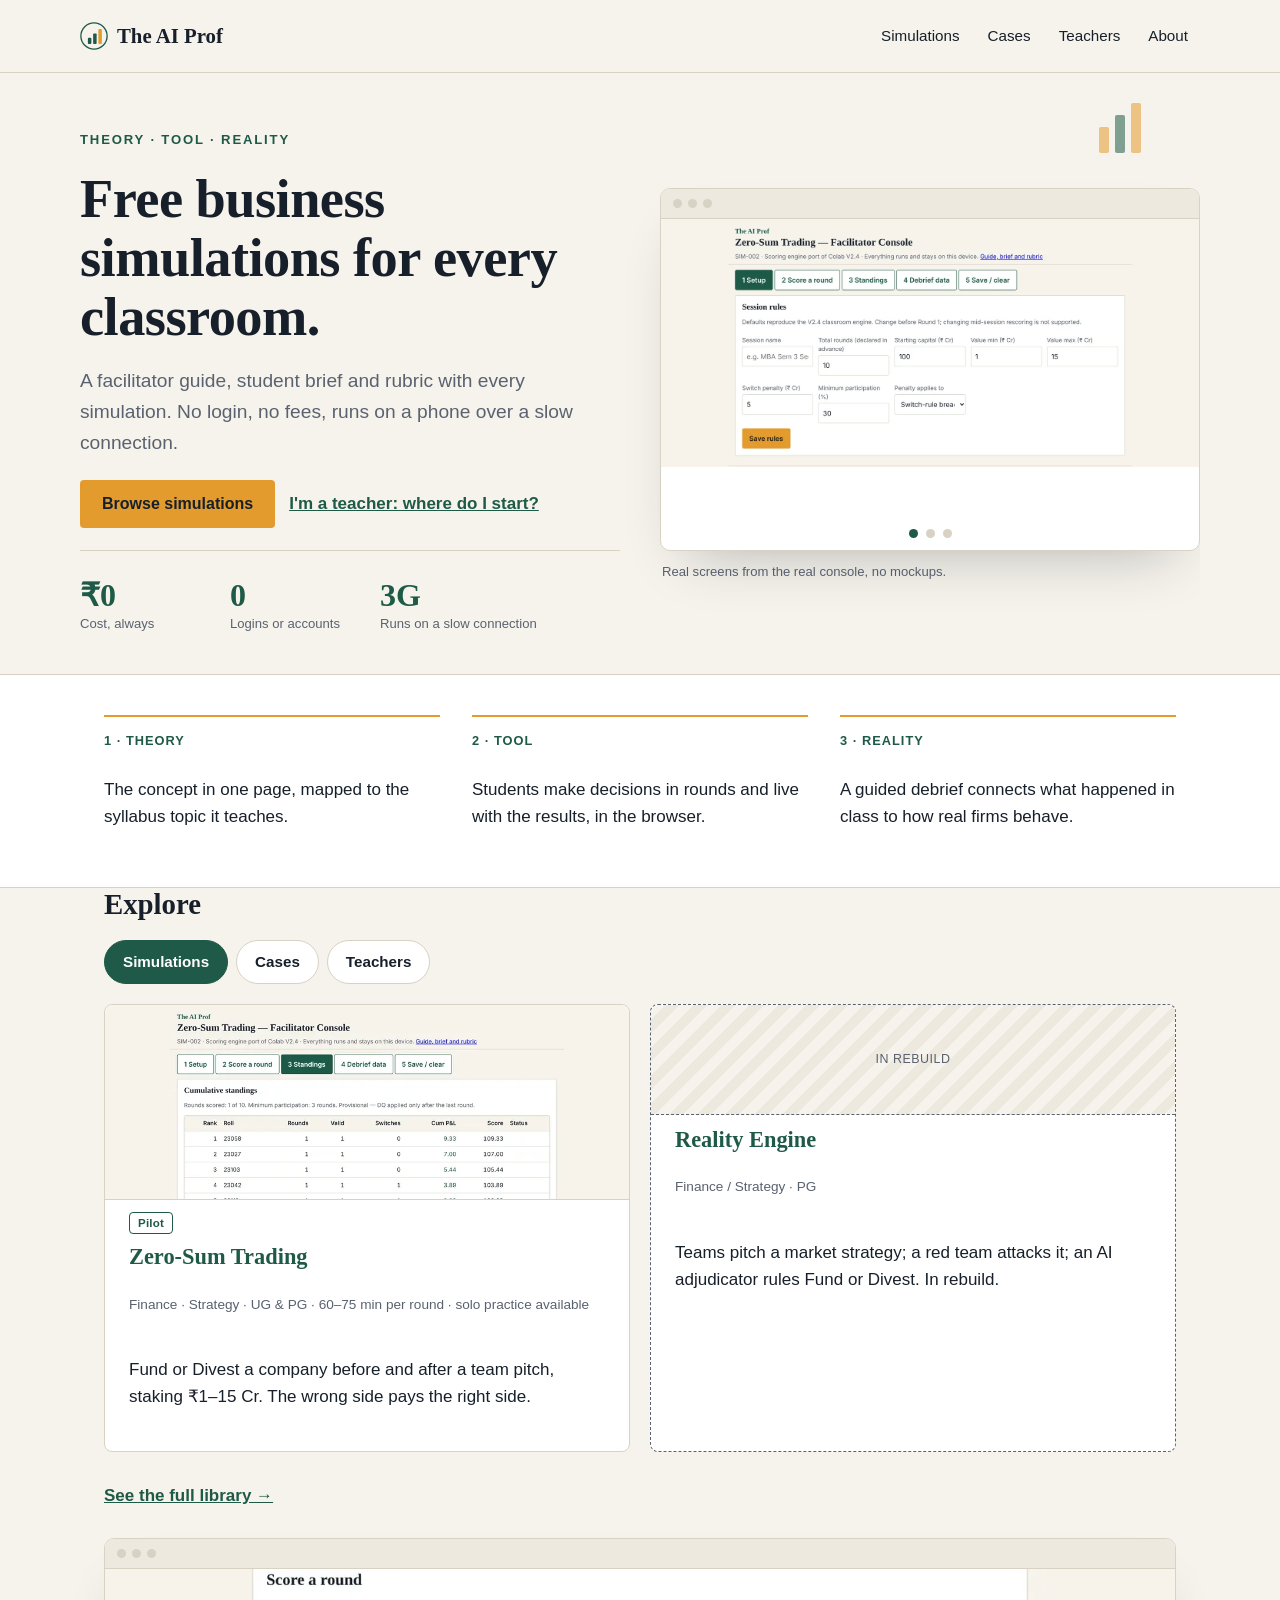
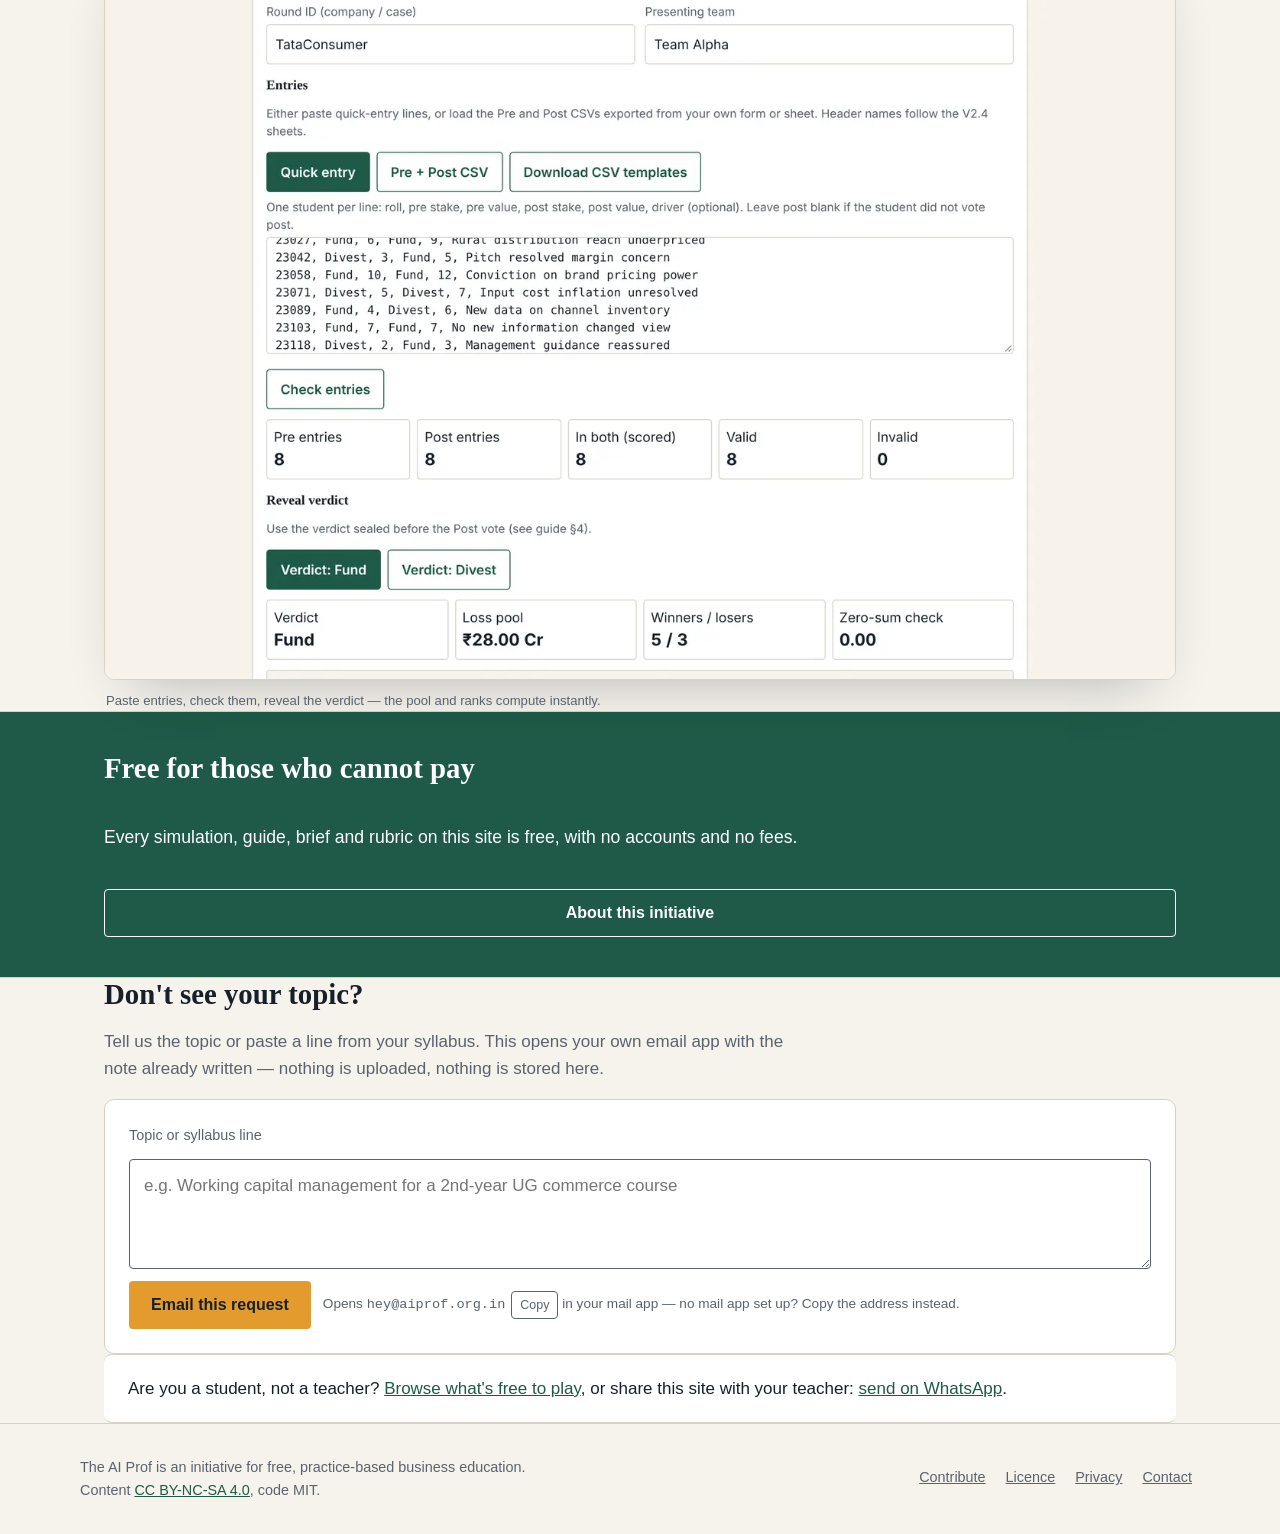
<file: index.html>
<!doctype html>
<html lang="en">
<head>
<meta charset="utf-8">
<meta name="viewport" content="width=device-width, initial-scale=1">
<title>The AI Prof — Free business simulations for every classroom</title>
<meta name="description" content="Free, practice-based business and commerce education: browser simulations with facilitator guides, student briefs and rubrics. No login, no fees, works on a phone.">
<link rel="icon" type="image/svg+xml" href="assets/img/logo-mark.svg">
<link rel="stylesheet" href="assets/site.css">
</head>
<body>
<header class="site">
  <div class="wrap bar">
    <a class="wm" href="./"><img src="assets/img/logo-mark.svg" alt="" width="28" height="28">The AI Prof</a>
    <button class="menu-toggle" aria-label="Open menu" aria-expanded="false" aria-controls="nav-primary">
      <svg width="20" height="20" viewBox="0 0 24 24" fill="none" stroke="currentColor" stroke-width="2" aria-hidden="true"><path d="M3 6h18M3 12h18M3 18h18"/></svg>
    </button>
    <nav class="primary" id="nav-primary" aria-label="Primary">
      <a href="simulations/">Simulations</a>
      <a href="cases/">Cases</a>
      <a href="teachers/">Teachers</a>
      <a href="about/">About</a>
    </nav>
  </div>
</header>
<main>
  <section class="hero wrap">
    <div class="hero-art" aria-hidden="true" id="hero-art">
      <svg class="float-shape f1" width="64" height="64" viewBox="0 0 64 64" fill="none"><rect x="8" y="30" width="10" height="26" rx="2" fill="var(--marigold)"/><rect x="24" y="18" width="10" height="38" rx="2" fill="var(--ledger)"/><rect x="40" y="6" width="10" height="50" rx="2" fill="var(--marigold)"/></svg>
    </div>
    <div class="copy reveal">
      <p class="kicker">Theory · Tool · Reality</p>
      <h1>Free business simulations for every classroom.</h1>
      <p class="lede">A facilitator guide, student brief and rubric with every simulation. No login, no fees, runs on a phone over a slow connection.</p>
      <div class="hero-actions">
        <a class="cta" href="simulations/">Browse simulations</a>
        <a class="link-strong" href="teachers/">I'm a teacher: where do I start?</a>
      </div>
      <div class="statline">
        <div class="stat"><b>₹0</b><span>Cost, always</span></div>
        <div class="stat"><b>0</b><span>Logins or accounts</span></div>
        <div class="stat"><b>3G</b><span>Runs on a slow connection</span></div>
      </div>
    </div>
    <div class="visual reveal">
      <div class="slider" id="hero-slider">
        <div class="chrome" aria-hidden="true"><span></span><span></span><span></span></div>
        <div class="slider-track" id="slider-track">
          <div class="slide">
            <img src="assets/img/home-console.webp" alt="The SIM-002 Zero-Sum Trading facilitator console, running in a browser" width="1400" height="645" loading="eager">
          </div>
          <div class="slide">
            <div class="mascot-pane">
              <img src="assets/img/mascot-teaching.svg" alt="An illustration of The AI Prof: an AI facilitator presenting a chart to a student" width="320" height="160" loading="lazy">
              <p>Built with teachers, not instead of them — every simulation comes with a guide made for the classroom, not a black box.</p>
            </div>
          </div>
          <div class="slide">
            <img src="assets/img/standings.webp" alt="A real cumulative standings leaderboard produced by the console after one round" width="1400" height="776" loading="lazy">
          </div>
        </div>
        <div class="slider-dots" id="slider-dots" role="tablist" aria-label="Hero images">
          <button type="button" role="tab" aria-current="true" aria-label="Slide 1"></button>
          <button type="button" role="tab" aria-current="false" aria-label="Slide 2"></button>
          <button type="button" role="tab" aria-current="false" aria-label="Slide 3"></button>
        </div>
      </div>
      <p class="img-caption">Real screens from the real console, no mockups.</p>
    </div>
  </section>

  <section class="band">
    <div class="wrap three">
      <div class="reveal"><p class="eyebrow">1 · Theory</p><p>The concept in one page, mapped to the syllabus topic it teaches.</p></div>
      <div class="reveal"><p class="eyebrow">2 · Tool</p><p>Students make decisions in rounds and live with the results, in the browser.</p></div>
      <div class="reveal"><p class="eyebrow">3 · Reality</p><p>A guided debrief connects what happened in class to how real firms behave.</p></div>
    </div>
  </section>

  <section class="wrap" id="explore">
    <h2 style="font-size:1.8rem">Explore</h2>
    <div class="tabbar" id="explore-tabs" role="tablist" aria-label="Explore">
      <button type="button" role="tab" aria-selected="true" data-panel="panel-sims">Simulations</button>
      <button type="button" role="tab" aria-selected="false" data-panel="panel-cases">Cases</button>
      <button type="button" role="tab" aria-selected="false" data-panel="panel-teachers">Teachers</button>
    </div>

    <div class="tabpanel active" id="panel-sims" role="tabpanel">
      <div class="cards">
        <a class="card reveal" href="simulations/sim-002-zero-sum-trading/">
          <div class="thumb"><img src="assets/img/card-thumb-sim002.webp" alt="Cumulative standings table from a real Zero-Sum Trading session" width="900" height="333" loading="lazy"></div>
          <span class="tag">Pilot</span>
          <h3>Zero-Sum Trading</h3>
          <p class="meta">Finance · Strategy · UG &amp; PG · 60–75 min per round · solo practice available</p>
          <p>Fund or Divest a company before and after a team pitch, staking ₹1–15 Cr. The wrong side pays the right side.</p>
        </a>
        <div class="card dashed reveal">
          <div class="thumb-placeholder" aria-hidden="true">In rebuild</div>
          <h3>Reality Engine</h3>
          <p class="meta">Finance / Strategy · PG</p>
          <p>Teams pitch a market strategy; a red team attacks it; an AI adjudicator rules Fund or Divest. In rebuild.</p>
        </div>
      </div>
      <p style="margin-top:18px"><a class="link-strong" href="simulations/">See the full library →</a></p>

      <div class="shot-row" style="margin-top:8px">
        <div>
          <div class="browser-frame">
            <div class="chrome" aria-hidden="true"><span></span><span></span><span></span></div>
            <img src="assets/img/round-scoring.webp" alt="Scoring a round: eight students' entries checked, verdict revealed, loss pool and winners calculated" width="1400" height="929" loading="lazy">
          </div>
          <p class="img-caption">Paste entries, check them, reveal the verdict — the pool and ranks compute instantly.</p>
        </div>
      </div>
    </div>

    <div class="tabpanel" id="panel-cases" role="tabpanel">
      <div class="tab-intro">
        <img class="mascot-small" src="assets/img/mascot-cases.svg" alt="An illustration of The AI Prof holding a case file" width="320" height="160" loading="lazy">
        <div class="copy">
          <h3 style="font-size:1.3rem">Case studies with teaching notes</h3>
          <p style="color:var(--muted);max-width:36em">In preparation, same free, no-login approach as the simulation library. Have a case that works well in your classroom? <a href="about/#contribute">Share it</a>.</p>
          <p><a class="link-strong" href="cases/">Open Cases →</a></p>
        </div>
      </div>
    </div>

    <div class="tabpanel" id="panel-teachers" role="tabpanel">
      <div class="tab-intro">
        <img class="mascot-small" src="assets/img/mascot-teaching.svg" alt="An illustration of The AI Prof presenting to a student" width="320" height="160" loading="lazy">
        <div class="copy">
          <h3 style="font-size:1.3rem">Never run a simulation before?</h3>
          <p style="color:var(--muted);max-width:36em">Every simulation comes with a facilitator guide, a student brief and a marking rubric, printable from its own page. Read the guide, open the console, start the class.</p>
          <p><a class="link-strong" href="teachers/">Run your first simulation: a 30-minute playbook →</a></p>
        </div>
      </div>
    </div>
  </section>

  <section class="band band-ledger">
    <div class="wrap" style="display:flex;flex-direction:column;gap:20px">
      <h2 style="font-size:1.8rem">Free for those who cannot pay</h2>
      <p style="max-width:40em;font-size:1.1rem">Every simulation, guide, brief and rubric on this site is free, with no accounts and no fees.</p>
      <a class="cta outline" style="border-color:#fff;color:#fff" href="about/">About this initiative</a>
    </div>
  </section>

  <section class="wrap" id="request">
    <h2 style="font-size:1.8rem">Don't see your topic?</h2>
    <p style="max-width:40em;color:var(--muted)">Tell us the topic or paste a line from your syllabus. This opens your own email app with the note already written — nothing is uploaded, nothing is stored here.</p>
    <div class="request-box">
      <label for="syllabus-note" style="font-size:.9rem;color:var(--muted)">Topic or syllabus line</label>
      <textarea id="syllabus-note" placeholder="e.g. Working capital management for a 2nd-year UG commerce course"></textarea>
      <div class="row">
        <button type="button" class="cta" id="syllabus-send">Email this request</button>
        <span style="font-size:.85rem;color:var(--muted)">Opens <span class="copy-row"><code id="email-request">hey@aiprof.org.in</code><button type="button" class="copy-btn" data-copy-target="email-request">Copy</button></span> in your mail app — no mail app set up? Copy the address instead.</span>
      </div>
    </div>
  </section>

  <section class="wrap" id="for-students" style="padding-top:0">
    <div class="band" style="border-radius:8px;padding:20px 24px">
      <p style="margin:0">Are you a student, not a teacher? <a href="simulations/">Browse what's free to play</a>, or share this site with your teacher: <a href="https://wa.me/?text=Check%20out%20The%20AI%20Prof%20%E2%80%94%20free%20business%20simulations%20for%20class%2C%20no%20login%3A%20https%3A%2F%2Faiprof.org.in">send on WhatsApp</a>.</p>
    </div>
  </section>
</main>
<footer class="site">
  <div class="wrap footer-grid">
    <p>The AI Prof is an initiative for free, practice-based business education. Content <a href="about/#licence">CC BY-NC-SA 4.0</a>, code MIT.</p>
    <nav aria-label="Footer">
      <a href="about/#contribute">Contribute</a>
      <a href="about/#licence">Licence</a>
      <a href="about/#privacy">Privacy</a>
      <a href="mailto:hey@aiprof.org.in">Contact</a>
    </nav>
  </div>
</footer>
<script>
document.querySelector('.menu-toggle').addEventListener('click', function(){
  var n = document.getElementById('nav-primary'), open = n.classList.toggle('open');
  this.setAttribute('aria-expanded', open);
});
// Lightweight scroll parallax on the hero shapes. No library; skipped entirely
// for reduced-motion users and off narrow-viewport layouts handle fine since
// the art is hidden there anyway (see CSS).
(function(){
  var art = document.getElementById('hero-art');
  if (!art || window.matchMedia('(prefers-reduced-motion: reduce)').matches) return;
  var ticking = false;
  function update(){
    var y = window.scrollY || 0;
    art.style.transform = 'translateY(' + Math.min(y * 0.15, 60) + 'px)';
    ticking = false;
  }
  window.addEventListener('scroll', function(){
    if (!ticking) { window.requestAnimationFrame(update); ticking = true; }
  }, { passive: true });
})();

// Hero slider: 3 slides, dot nav, autoplay paused on hover/focus and off for
// reduced-motion users. No library.
(function(){
  var track = document.getElementById('slider-track');
  var dots = document.querySelectorAll('#slider-dots button');
  var slider = document.getElementById('hero-slider');
  if (!track || !dots.length) return;
  var n = dots.length, i = 0, timer = null;
  var reduced = window.matchMedia('(prefers-reduced-motion: reduce)').matches;
  function go(idx){
    i = (idx + n) % n;
    track.style.transform = 'translateX(-' + (i * 100) + '%)';
    dots.forEach(function(d, k){ d.setAttribute('aria-current', k === i ? 'true' : 'false'); });
  }
  dots.forEach(function(d, k){ d.addEventListener('click', function(){ go(k); restart(); }); });
  function tick(){ go(i + 1); }
  function start(){ if (!reduced) timer = window.setInterval(tick, 5500); }
  function stop(){ if (timer) { window.clearInterval(timer); timer = null; } }
  function restart(){ stop(); start(); }
  slider.addEventListener('mouseenter', stop);
  slider.addEventListener('mouseleave', start);
  slider.addEventListener('focusin', stop);
  slider.addEventListener('focusout', start);
  start();
})();

// Hero 3D tilt: the console-screenshot slider tilts toward the pointer on
// desktop. CSS 3D transforms only (perspective + rotateX/Y), no library,
// no extra bytes beyond this script. Pointer-fine devices only (mouse/
// trackpad) — touch devices keep the slider flat, since a continuous
// touch-tracked tilt fights with scrolling. Off for reduced-motion.
(function(){
  var hero = document.querySelector('.hero');
  var slider = document.getElementById('hero-slider');
  if (!hero || !slider) return;
  if (window.matchMedia('(prefers-reduced-motion: reduce)').matches) return;
  if (!window.matchMedia('(pointer: fine)').matches) return;
  hero.addEventListener('mousemove', function(e){
    var r = hero.getBoundingClientRect();
    var px = (e.clientX - r.left) / r.width - 0.5;
    var py = (e.clientY - r.top) / r.height - 0.5;
    var rotY = px * 10, rotX = py * -8;
    slider.style.transform = 'rotateX(' + rotX + 'deg) rotateY(' + rotY + 'deg)';
  });
  hero.addEventListener('mouseleave', function(){
    slider.style.transform = '';
  });
})();

// Explore tabs: Simulations / Cases / Teachers, swapped client-side, no
// navigation. Images inside inactive panels keep loading="lazy" so they
// are not fetched until a panel is shown and scrolled to.
(function(){
  var tabs = document.querySelectorAll('#explore-tabs button');
  tabs.forEach(function(btn){
    btn.addEventListener('click', function(){
      tabs.forEach(function(b){ b.setAttribute('aria-selected', 'false'); });
      document.querySelectorAll('.tabpanel').forEach(function(p){ p.classList.remove('active'); });
      btn.setAttribute('aria-selected', 'true');
      document.getElementById(btn.dataset.panel).classList.add('active');
    });
  });
})();

// Syllabus request: builds a mailto: link client-side and opens it. No form
// submission, no server, nothing stored (DEC-013 compliant - this never
// transmits or saves the text anywhere, it only hands it to the visitor's
// own mail client).
(function(){
  var btn = document.getElementById('syllabus-send');
  if (!btn) return;
  btn.addEventListener('click', function(){
    var note = document.getElementById('syllabus-note').value.trim();
    var subject = encodeURIComponent('Simulation request');
    var body = encodeURIComponent((note || '(describe the topic or paste a syllabus line here)') + '\n\n— sent from aiprof.org.in');
    window.location.href = 'mailto:hey@aiprof.org.in?subject=' + subject + '&body=' + body;
  });
})();

// Copy-to-clipboard for the email address, since mailto: links do nothing on a
// device with no mail app configured (common on shared lab computers).
document.querySelectorAll('.copy-btn[data-copy-target]').forEach(function(btn){
  btn.addEventListener('click', function(){
    var text = document.getElementById(btn.dataset.copyTarget).textContent;
    (navigator.clipboard ? navigator.clipboard.writeText(text) : Promise.reject())
      .then(function(){ btn.textContent = 'Copied'; btn.dataset.copied = 'true'; })
      .catch(function(){ btn.textContent = text; })
      .finally(function(){ setTimeout(function(){ btn.textContent = 'Copy'; btn.removeAttribute('data-copied'); }, 2000); });
  });
});
</script>
</body>
</html>
</file>
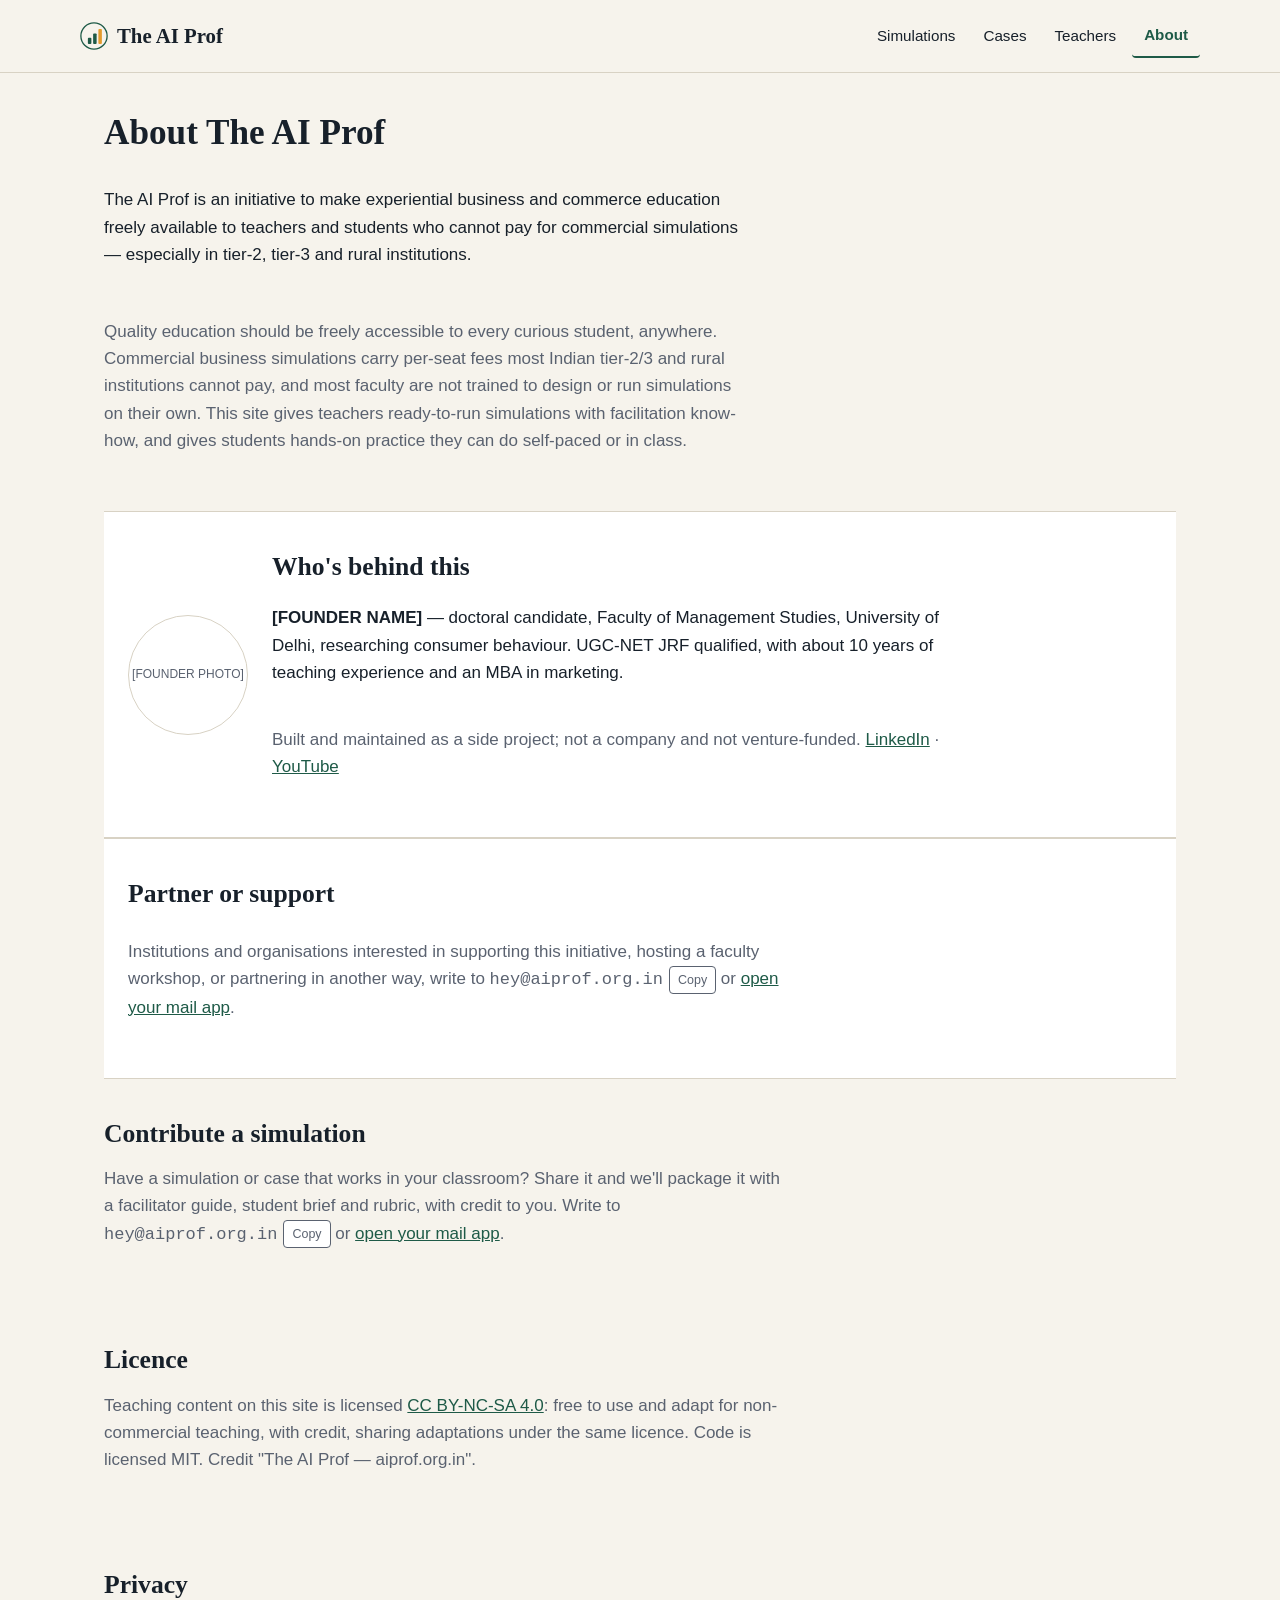
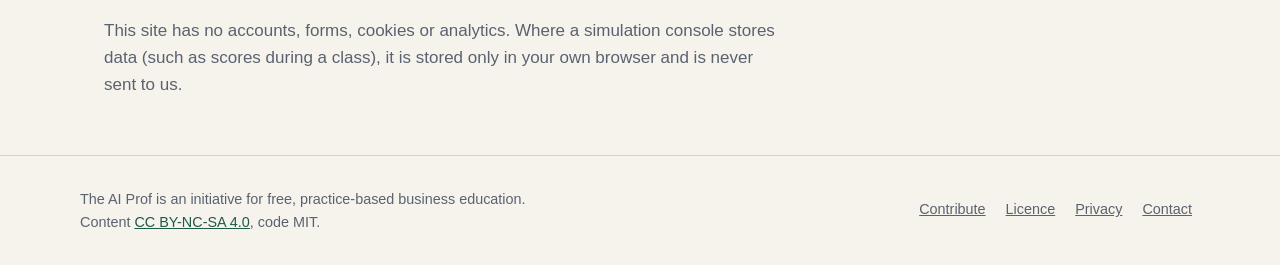
<file: about/index.html>
<!doctype html>
<html lang="en">
<head>
<meta charset="utf-8">
<meta name="viewport" content="width=device-width, initial-scale=1">
<title>About — The AI Prof</title>
<meta name="description" content="The AI Prof is an initiative for free, practice-based business and commerce education. Mission, licence and privacy.">
<link rel="icon" type="image/svg+xml" href="../assets/img/logo-mark.svg">
<link rel="stylesheet" href="../assets/site.css">
</head>
<body>
<header class="site">
  <div class="wrap bar">
    <a class="wm" href="../"><img src="../assets/img/logo-mark.svg" alt="" width="28" height="28">The AI Prof</a>
    <button class="menu-toggle" aria-label="Open menu" aria-expanded="false" aria-controls="nav-primary">
      <svg width="20" height="20" viewBox="0 0 24 24" fill="none" stroke="currentColor" stroke-width="2" aria-hidden="true"><path d="M3 6h18M3 12h18M3 18h18"/></svg>
    </button>
    <nav class="primary" id="nav-primary" aria-label="Primary">
      <a href="../simulations/">Simulations</a>
      <a href="../cases/">Cases</a>
      <a href="../teachers/">Teachers</a>
      <a href="./" aria-current="page">About</a>
    </nav>
  </div>
</header>
<main class="wrap">
  <section style="padding-top:40px;display:flex;flex-direction:column;gap:16px">
    <h1 style="font-size:2.2rem">About The AI Prof</h1>
    <p class="lede" style="max-width:38em">The AI Prof is an initiative to make experiential business and commerce education freely available to teachers and students who cannot pay for commercial simulations — especially in tier-2, tier-3 and rural institutions.</p>
    <p style="max-width:38em;color:var(--muted)">Quality education should be freely accessible to every curious student, anywhere. Commercial business simulations carry per-seat fees most Indian tier-2/3 and rural institutions cannot pay, and most faculty are not trained to design or run simulations on their own. This site gives teachers ready-to-run simulations with facilitation know-how, and gives students hands-on practice they can do self-paced or in class.</p>
  </section>

  <section id="founder" class="band">
    <div class="wrap" style="display:flex;flex-wrap:wrap;gap:24px;align-items:center">
      <div style="flex:0 0 120px;width:120px;height:120px;border-radius:50%;background:var(--card);border:1px solid var(--rule);display:flex;align-items:center;justify-content:center;color:var(--muted);font-size:.75rem;text-align:center;overflow:hidden">[FOUNDER PHOTO]</div>
      <div style="flex:1 1 320px;display:flex;flex-direction:column;gap:6px">
        <h2 style="font-size:1.6rem">Who's behind this</h2>
        <p style="max-width:40em"><strong>[FOUNDER NAME]</strong> — doctoral candidate, Faculty of Management Studies, University of Delhi, researching consumer behaviour. UGC-NET JRF qualified, with about 10 years of teaching experience and an MBA in marketing.</p>
        <p style="max-width:40em;color:var(--muted)">Built and maintained as a side project; not a company and not venture-funded. <a href="[LINKEDIN URL]">LinkedIn</a> · <a href="[YOUTUBE URL]">YouTube</a></p>
      </div>
    </div>
  </section>

  <section id="partner" class="band">
    <div class="wrap" style="display:flex;flex-direction:column;gap:12px">
      <h2 style="font-size:1.6rem">Partner or support</h2>
      <p style="max-width:40em;color:var(--muted)">Institutions and organisations interested in supporting this initiative, hosting a faculty workshop, or partnering in another way, write to <span class="copy-row"><code id="email-partner">hey@aiprof.org.in</code><button type="button" class="copy-btn" data-copy-target="email-partner">Copy</button></span> or <a href="mailto:hey@aiprof.org.in">open your mail app</a>.</p>
    </div>
  </section>

  <section id="contribute">
    <h2 style="font-size:1.6rem">Contribute a simulation</h2>
    <p style="max-width:40em;color:var(--muted)">Have a simulation or case that works in your classroom? Share it and we'll package it with a facilitator guide, student brief and rubric, with credit to you. Write to <span class="copy-row"><code id="email-contribute">hey@aiprof.org.in</code><button type="button" class="copy-btn" data-copy-target="email-contribute">Copy</button></span> or <a href="mailto:hey@aiprof.org.in">open your mail app</a>.</p>
  </section>

  <section id="licence">
    <h2 style="font-size:1.6rem">Licence</h2>
    <p style="max-width:40em;color:var(--muted)">Teaching content on this site is licensed <a href="https://creativecommons.org/licenses/by-nc-sa/4.0/">CC BY-NC-SA 4.0</a>: free to use and adapt for non-commercial teaching, with credit, sharing adaptations under the same licence. Code is licensed MIT. Credit "The AI Prof — aiprof.org.in".</p>
  </section>

  <section id="privacy">
    <h2 style="font-size:1.6rem">Privacy</h2>
    <p style="max-width:40em;color:var(--muted)">This site has no accounts, forms, cookies or analytics. Where a simulation console stores data (such as scores during a class), it is stored only in your own browser and is never sent to us.</p>
  </section>
</main>
<footer class="site">
  <div class="wrap footer-grid">
    <p>The AI Prof is an initiative for free, practice-based business education. Content <a href="#licence">CC BY-NC-SA 4.0</a>, code MIT.</p>
    <nav aria-label="Footer">
      <a href="#contribute">Contribute</a>
      <a href="#licence">Licence</a>
      <a href="#privacy">Privacy</a>
      <a href="mailto:hey@aiprof.org.in">Contact</a>
    </nav>
  </div>
</footer>
<script>
document.querySelector('.menu-toggle').addEventListener('click', function(){
  var n = document.getElementById('nav-primary'), open = n.classList.toggle('open');
  this.setAttribute('aria-expanded', open);
});
// Copy-to-clipboard for the email address, since mailto: links do nothing on a
// device with no mail app configured (common on shared lab computers).
document.querySelectorAll('.copy-btn[data-copy-target]').forEach(function(btn){
  btn.addEventListener('click', function(){
    var text = document.getElementById(btn.dataset.copyTarget).textContent;
    (navigator.clipboard ? navigator.clipboard.writeText(text) : Promise.reject())
      .then(function(){ btn.textContent = 'Copied'; btn.dataset.copied = 'true'; })
      .catch(function(){ btn.textContent = text; })
      .finally(function(){ setTimeout(function(){ btn.textContent = 'Copy'; btn.removeAttribute('data-copied'); }, 2000); });
  });
});
</script>
</body>
</html>
</file>
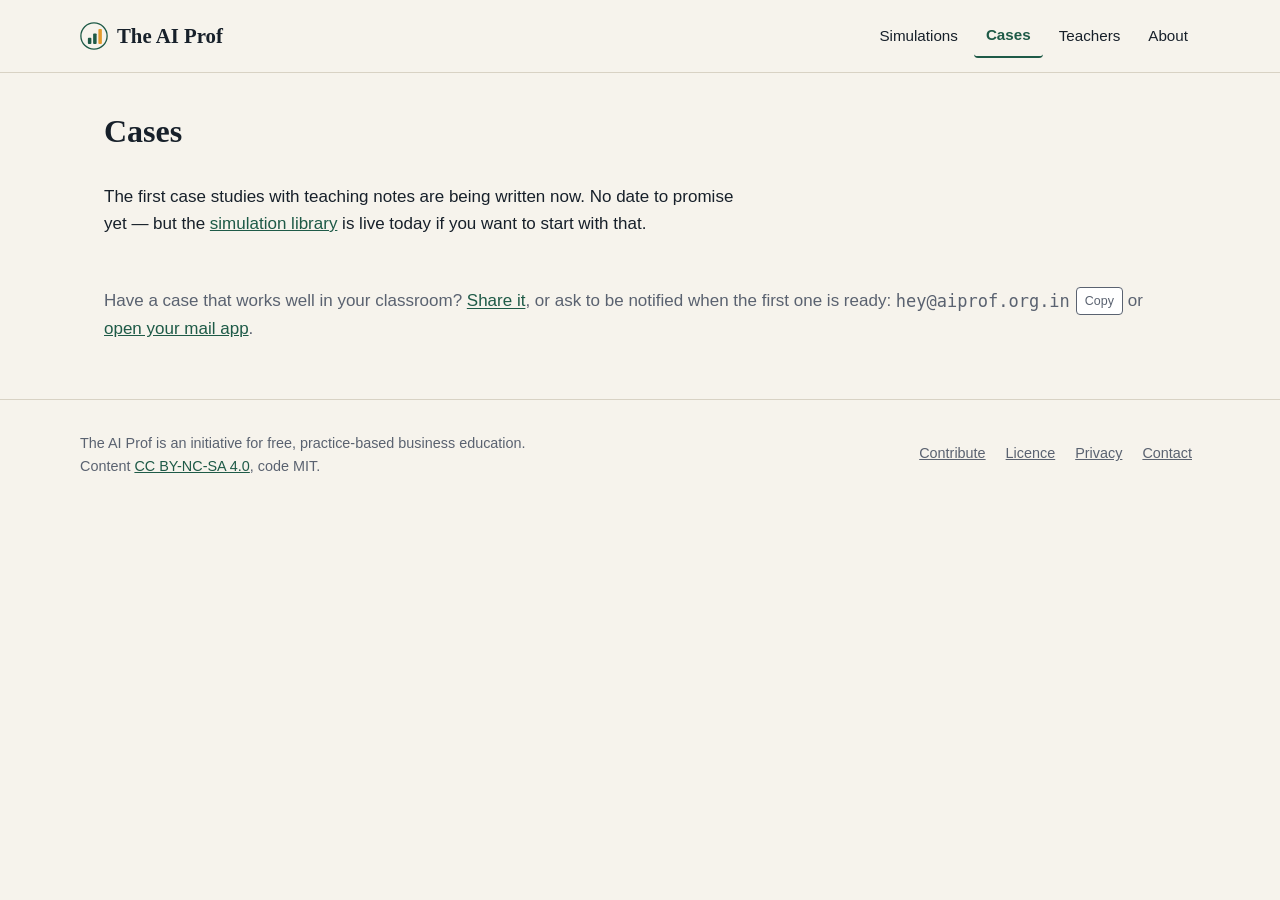
<file: cases/index.html>
<!doctype html>
<html lang="en">
<head>
<meta charset="utf-8">
<meta name="viewport" content="width=device-width, initial-scale=1">
<title>Cases — The AI Prof</title>
<meta name="description" content="Case studies with teaching notes for business and commerce courses. In preparation.">
<link rel="icon" type="image/svg+xml" href="../assets/img/logo-mark.svg">
<link rel="stylesheet" href="../assets/site.css">
</head>
<body>
<header class="site">
  <div class="wrap bar">
    <a class="wm" href="../"><img src="../assets/img/logo-mark.svg" alt="" width="28" height="28">The AI Prof</a>
    <button class="menu-toggle" aria-label="Open menu" aria-expanded="false" aria-controls="nav-primary">
      <svg width="20" height="20" viewBox="0 0 24 24" fill="none" stroke="currentColor" stroke-width="2" aria-hidden="true"><path d="M3 6h18M3 12h18M3 18h18"/></svg>
    </button>
    <nav class="primary" id="nav-primary" aria-label="Primary">
      <a href="../simulations/">Simulations</a>
      <a href="./" aria-current="page">Cases</a>
      <a href="../teachers/">Teachers</a>
      <a href="../about/">About</a>
    </nav>
  </div>
</header>
<main class="wrap">
  <section style="padding-top:40px;display:flex;flex-direction:column;gap:16px">
    <h1 style="font-size:2rem">Cases</h1>
    <p class="lede" style="max-width:38em">The first case studies with teaching notes are being written now. No date to promise yet — but the <a href="../simulations/">simulation library</a> is live today if you want to start with that.</p>
    <p style="color:var(--muted)">Have a case that works well in your classroom? <a href="../about/#contribute">Share it</a>, or ask to be notified when the first one is ready: <span class="copy-row"><code id="email-cases">hey@aiprof.org.in</code><button type="button" class="copy-btn" data-copy-target="email-cases">Copy</button></span> or <a href="mailto:hey@aiprof.org.in?subject=Notify%20me%3A%20Cases">open your mail app</a>.</p>
  </section>
</main>
<footer class="site">
  <div class="wrap footer-grid">
    <p>The AI Prof is an initiative for free, practice-based business education. Content <a href="../about/#licence">CC BY-NC-SA 4.0</a>, code MIT.</p>
    <nav aria-label="Footer">
      <a href="../about/#contribute">Contribute</a>
      <a href="../about/#licence">Licence</a>
      <a href="../about/#privacy">Privacy</a>
      <a href="mailto:hey@aiprof.org.in">Contact</a>
    </nav>
  </div>
</footer>
<script>
document.querySelector('.menu-toggle').addEventListener('click', function(){
  var n = document.getElementById('nav-primary'), open = n.classList.toggle('open');
  this.setAttribute('aria-expanded', open);
});
document.querySelectorAll('.copy-btn[data-copy-target]').forEach(function(btn){
  btn.addEventListener('click', function(){
    var text = document.getElementById(btn.dataset.copyTarget).textContent;
    (navigator.clipboard ? navigator.clipboard.writeText(text) : Promise.reject())
      .then(function(){ btn.textContent = 'Copied'; btn.dataset.copied = 'true'; })
      .catch(function(){ btn.textContent = text; })
      .finally(function(){ setTimeout(function(){ btn.textContent = 'Copy'; btn.removeAttribute('data-copied'); }, 2000); });
  });
});
</script>
</body>
</html>
</file>
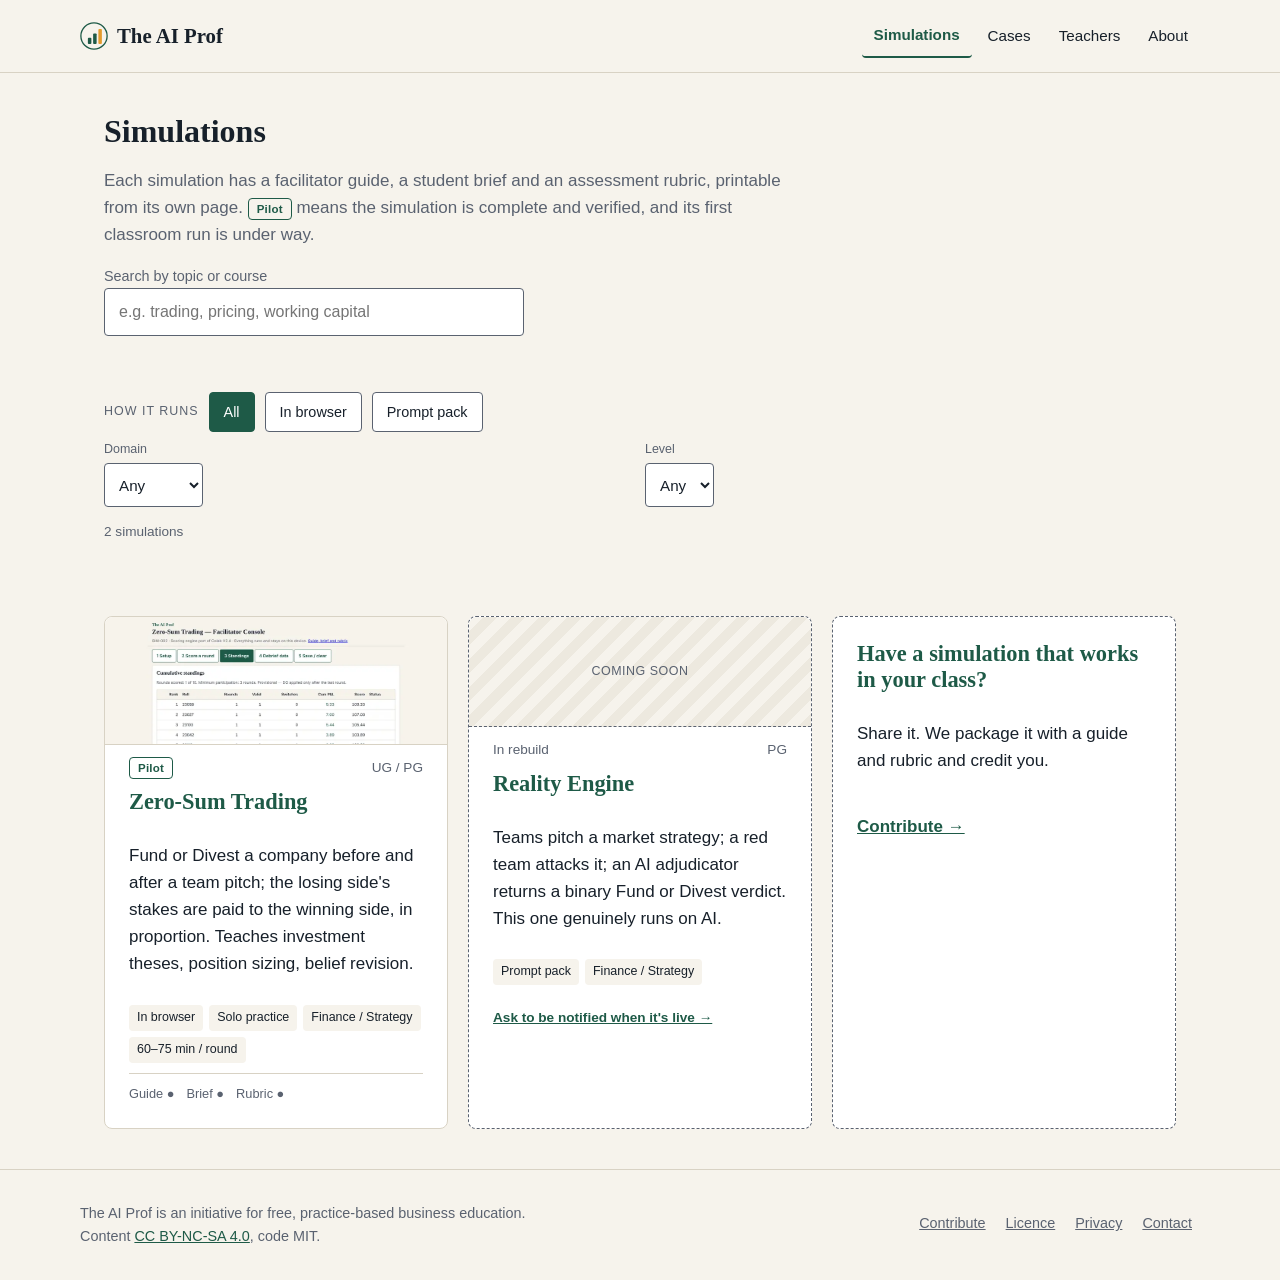
<file: simulations/index.html>
<!doctype html>
<html lang="en">
<head>
<meta charset="utf-8">
<meta name="viewport" content="width=device-width, initial-scale=1">
<title>Simulations — The AI Prof</title>
<meta name="description" content="Free classroom business simulations with facilitator guides, student briefs and rubrics.">
<link rel="icon" type="image/svg+xml" href="../assets/img/logo-mark.svg">
<link rel="stylesheet" href="../assets/site.css">
</head>
<body>
<header class="site">
  <div class="wrap bar">
    <a class="wm" href="../"><img src="../assets/img/logo-mark.svg" alt="" width="28" height="28">The AI Prof</a>
    <button class="menu-toggle" aria-label="Open menu" aria-expanded="false" aria-controls="nav-primary">
      <svg width="20" height="20" viewBox="0 0 24 24" fill="none" stroke="currentColor" stroke-width="2" aria-hidden="true"><path d="M3 6h18M3 12h18M3 18h18"/></svg>
    </button>
    <nav class="primary" id="nav-primary" aria-label="Primary">
      <a href="./" aria-current="page">Simulations</a>
      <a href="../cases/">Cases</a>
      <a href="../teachers/">Teachers</a>
      <a href="../about/">About</a>
    </nav>
  </div>
</header>
<main class="wrap">
  <section style="padding-top:40px">
    <h1 style="font-size:2rem">Simulations</h1>
    <p style="color:var(--muted);max-width:40em">Each simulation has a facilitator guide, a student brief and an assessment rubric, printable from its own page. <span class="tag">Pilot</span> means the simulation is complete and verified, and its first classroom run is under way.</p>
    <label for="q" style="font-size:.9rem;color:var(--muted);display:block;margin-top:14px">Search by topic or course</label>
    <input id="q" type="search" placeholder="e.g. trading, pricing, working capital" style="max-width:420px">
  </section>

  <section aria-label="Filters" style="padding-top:0">
    <div class="filters" id="runtime-filters">
      <span style="font-size:.78rem;letter-spacing:.08em;text-transform:uppercase;color:var(--muted)">How it runs</span>
      <button type="button" class="active" data-mode="all">All</button>
      <button type="button" data-mode="browser">In browser</button>
      <button type="button" data-mode="prompt">Prompt pack</button>
    </div>
    <div class="filter-grid">
      <div><label for="domain">Domain</label><select id="domain"><option>Any</option><option>Finance</option><option>Strategy</option></select></div>
      <div><label for="level">Level</label><select id="level"><option>Any</option><option>UG</option><option>PG</option></select></div>
    </div>
    <p class="result-count" id="count">2 simulations</p>
    <p class="result-count hidden" id="empty-msg">No simulations match those filters. <a href="#" id="clear-filters">Clear filters</a> or <a href="../about/#contribute">suggest one</a>.</p>
  </section>

  <section style="padding-top:0">
    <div class="cards" id="sim-list">
      <a class="card" href="sim-002-zero-sum-trading/" data-mode="browser" data-domain="Finance" data-level="UG PG" data-text="zero-sum trading fund divest parimutuel investment thesis">
        <div class="thumb"><img src="../assets/img/card-thumb-sim002.webp" alt="Cumulative standings table from a real Zero-Sum Trading session" width="900" height="333" loading="lazy"></div>
        <div style="display:flex;justify-content:space-between;gap:8px"><span class="tag">Pilot</span><span class="meta">UG / PG</span></div>
        <h3>Zero-Sum Trading</h3>
        <p>Fund or Divest a company before and after a team pitch; the losing side's stakes are paid to the winning side, in proportion. Teaches investment theses, position sizing, belief revision.</p>
        <div class="tagset"><span>In browser</span><span>Solo practice</span><span>Finance / Strategy</span><span>60–75 min / round</span></div>
        <div class="status-row"><span>Guide ●</span><span>Brief ●</span><span>Rubric ●</span></div>
      </a>

      <div class="card dashed" data-mode="prompt" data-domain="Strategy" data-level="PG" data-text="reality engine ai adjudication red team buy short">
        <div class="thumb-placeholder" aria-hidden="true">Coming soon</div>
        <div style="display:flex;justify-content:space-between;gap:8px"><span class="meta">In rebuild</span><span class="meta">PG</span></div>
        <h3>Reality Engine</h3>
        <p>Teams pitch a market strategy; a red team attacks it; an AI adjudicator returns a binary Fund or Divest verdict. This one genuinely runs on AI.</p>
        <div class="tagset"><span>Prompt pack</span><span>Finance / Strategy</span></div>
        <p class="link-strong" style="font-size:.85rem;margin:0"><a href="mailto:hey@aiprof.org.in?subject=Notify%20me%3A%20Reality%20Engine">Ask to be notified when it's live →</a></p>
      </div>

      <div class="card dashed" data-filler="true" data-mode="all" data-domain="" data-level="" data-text="suggest a topic contribute">
        <h3>Have a simulation that works in your class?</h3>
        <p>Share it. We package it with a guide and rubric and credit you.</p>
        <a class="link-strong" href="../about/#contribute">Contribute →</a>
      </div>
    </div>
  </section>
</main>
<footer class="site">
  <div class="wrap footer-grid">
    <p>The AI Prof is an initiative for free, practice-based business education. Content <a href="../about/#licence">CC BY-NC-SA 4.0</a>, code MIT.</p>
    <nav aria-label="Footer">
      <a href="../about/#contribute">Contribute</a>
      <a href="../about/#licence">Licence</a>
      <a href="../about/#privacy">Privacy</a>
      <a href="mailto:hey@aiprof.org.in">Contact</a>
    </nav>
  </div>
</footer>
<script>
document.querySelector('.menu-toggle').addEventListener('click', function(){
  var n = document.getElementById('nav-primary'), open = n.classList.toggle('open');
  this.setAttribute('aria-expanded', open);
});
(function(){
  var q = document.getElementById('q'), domain = document.getElementById('domain'), level = document.getElementById('level');
  var mode = 'all', cards = Array.prototype.slice.call(document.querySelectorAll('#sim-list > [data-text]'));
  var count = document.getElementById('count');
  var emptyMsg = document.getElementById('empty-msg');
  var clearLink = document.getElementById('clear-filters');
  if (clearLink) clearLink.addEventListener('click', function(e){
    e.preventDefault();
    q.value = ''; domain.value = 'Any'; level.value = 'Any'; mode = 'all';
    document.querySelectorAll('#runtime-filters button').forEach(function(x){x.classList.remove('active');});
    document.querySelector('#runtime-filters button[data-mode="all"]').classList.add('active');
    apply();
  });
  document.querySelectorAll('#runtime-filters button').forEach(function(b){
    b.addEventListener('click', function(){
      document.querySelectorAll('#runtime-filters button').forEach(function(x){x.classList.remove('active');});
      b.classList.add('active'); mode = b.dataset.mode; apply();
    });
  });
  [q, domain, level].forEach(function(el){ el.addEventListener('input', apply); });
  function apply(){
    var text = q.value.trim().toLowerCase(), d = domain.value, l = level.value;
    var shown = 0;
    cards.forEach(function(c){
      var okMode = mode === 'all' || c.dataset.mode === mode || c.dataset.mode === 'all';
      var okText = !text || c.dataset.text.indexOf(text) !== -1;
      var okDomain = d === 'Any' || !c.dataset.domain || c.dataset.domain.indexOf(d) !== -1;
      var okLevel = l === 'Any' || !c.dataset.level || c.dataset.level.indexOf(l) !== -1;
      var show = okMode && okText && okDomain && okLevel;
      c.style.display = show ? '' : 'none';
      if (show && c.dataset.filler !== 'true') shown++;
    });
    count.textContent = shown + (shown === 1 ? ' simulation' : ' simulations');
    emptyMsg.classList.toggle('hidden', shown !== 0);
  }
})();

// Card 3D tilt: CSS perspective + rotateX/Y only, no library. Pointer-fine
// devices (mouse/trackpad) get a continuous tilt-toward-cursor; touch
// devices get a brief tilt "pulse" on tap instead, since tracking a finger
// would fight with scrolling the page. Off entirely for reduced-motion.
(function(){
  var reduced = window.matchMedia('(prefers-reduced-motion: reduce)').matches;
  if (reduced) return;
  var cards = document.querySelectorAll('#sim-list .card');
  if (window.matchMedia('(pointer: fine)').matches) {
    cards.forEach(function(card){
      card.addEventListener('mousemove', function(e){
        var r = card.getBoundingClientRect();
        var px = (e.clientX - r.left) / r.width - 0.5;
        var py = (e.clientY - r.top) / r.height - 0.5;
        card.style.transform = 'perspective(900px) rotateX(' + (py * -6) + 'deg) rotateY(' + (px * 8) + 'deg) translateY(-2px)';
      });
      card.addEventListener('mouseleave', function(){ card.style.transform = ''; });
    });
  } else {
    cards.forEach(function(card){
      card.addEventListener('touchstart', function(){
        card.classList.remove('tap-pulse');
        void card.offsetWidth; // restart animation if tapped again quickly
        card.classList.add('tap-pulse');
      }, { passive: true });
    });
  }
})();
</script>
</body>
</html>
</file>
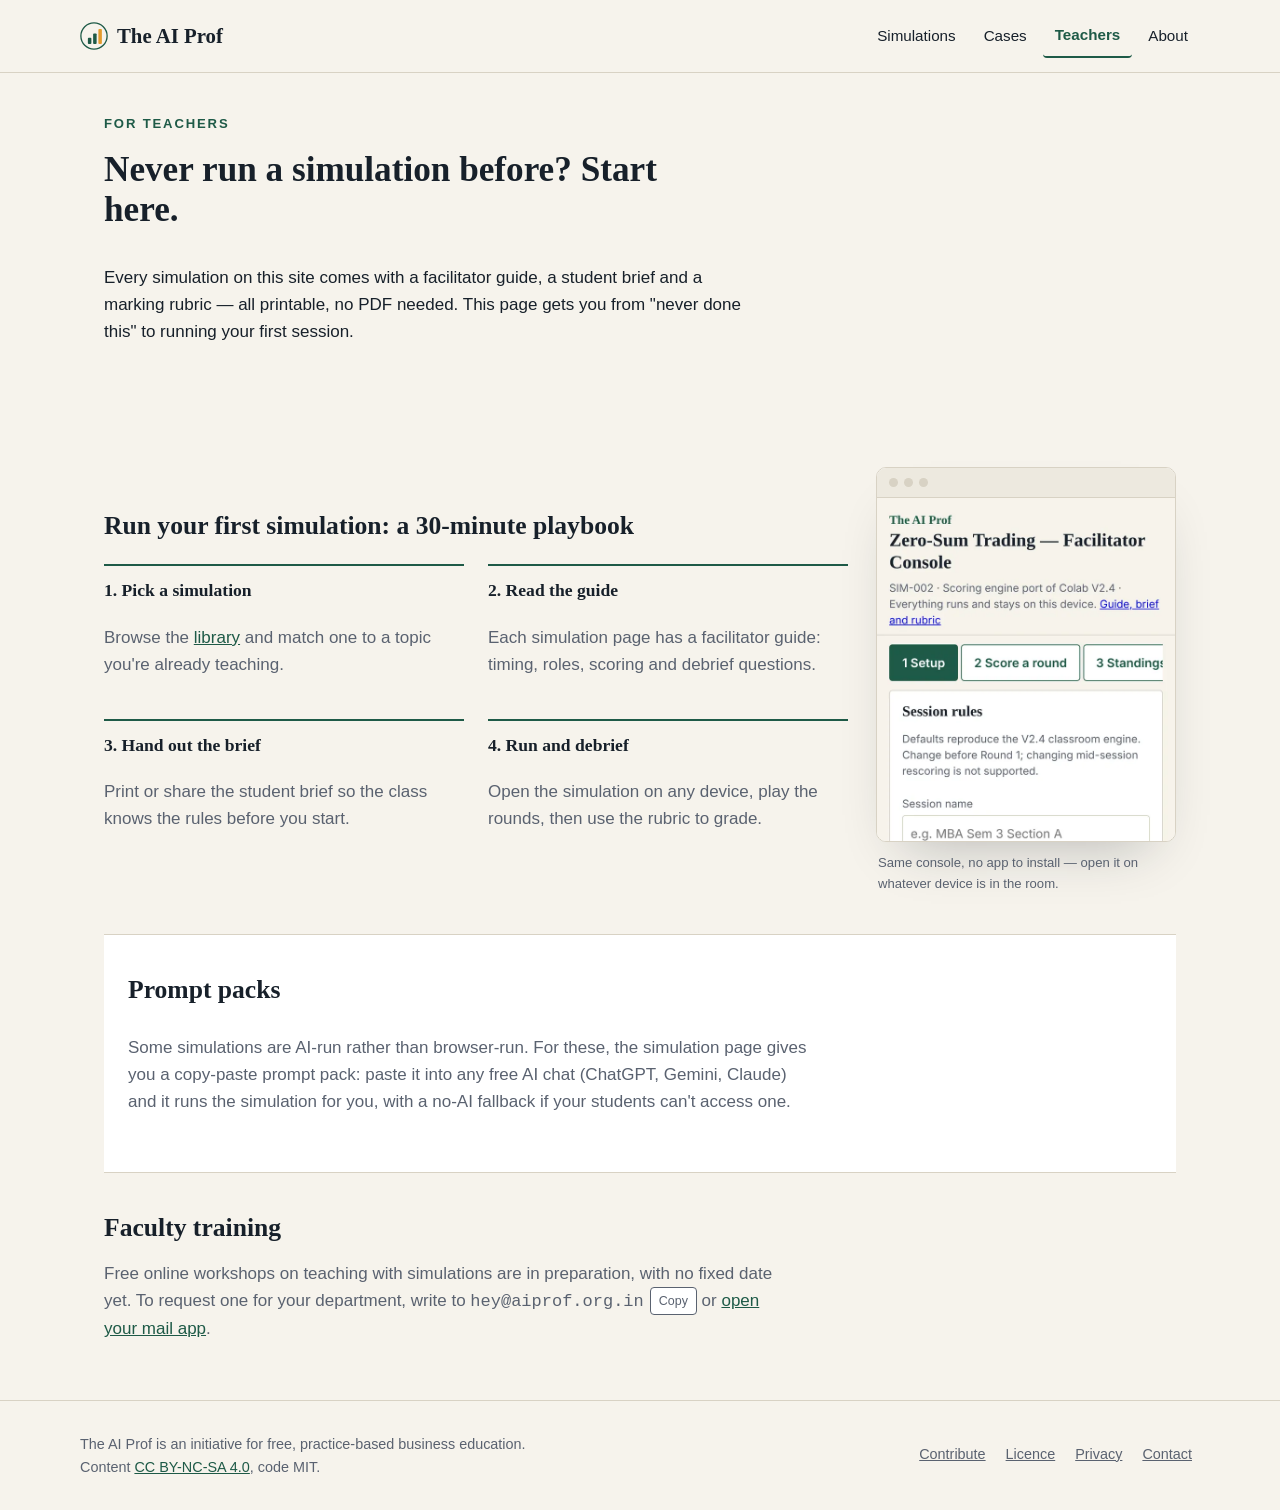
<file: teachers/index.html>
<!doctype html>
<html lang="en">
<head>
<meta charset="utf-8">
<meta name="viewport" content="width=device-width, initial-scale=1">
<title>For Teachers — The AI Prof</title>
<meta name="description" content="How to run a free classroom business simulation: facilitator guides, timing, prompt packs, faculty training.">
<link rel="icon" type="image/svg+xml" href="../assets/img/logo-mark.svg">
<link rel="stylesheet" href="../assets/site.css">
</head>
<body>
<header class="site">
  <div class="wrap bar">
    <a class="wm" href="../"><img src="../assets/img/logo-mark.svg" alt="" width="28" height="28">The AI Prof</a>
    <button class="menu-toggle" aria-label="Open menu" aria-expanded="false" aria-controls="nav-primary">
      <svg width="20" height="20" viewBox="0 0 24 24" fill="none" stroke="currentColor" stroke-width="2" aria-hidden="true"><path d="M3 6h18M3 12h18M3 18h18"/></svg>
    </button>
    <nav class="primary" id="nav-primary" aria-label="Primary">
      <a href="../simulations/">Simulations</a>
      <a href="../cases/">Cases</a>
      <a href="./" aria-current="page">Teachers</a>
      <a href="../about/">About</a>
    </nav>
  </div>
</header>
<main class="wrap">
  <section style="padding-top:40px;display:flex;flex-direction:column;gap:16px">
    <p class="kicker">For teachers</p>
    <h1 style="font-size:2.2rem;max-width:18em">Never run a simulation before? Start here.</h1>
    <p class="lede" style="max-width:38em">Every simulation on this site comes with a facilitator guide, a student brief and a marking rubric — all printable, no PDF needed. This page gets you from "never done this" to running your first session.</p>
  </section>

  <section>
    <div class="shot-row" style="align-items:center">
      <div class="steps" style="flex:1 1 420px">
        <h2 style="font-size:1.6rem;flex-basis:100%">Run your first simulation: a 30-minute playbook</h2>
        <div><h3 style="font-size:1.1rem">1. Pick a simulation</h3><p style="color:var(--muted)">Browse the <a href="../simulations/">library</a> and match one to a topic you're already teaching.</p></div>
        <div><h3 style="font-size:1.1rem">2. Read the guide</h3><p style="color:var(--muted)">Each simulation page has a facilitator guide: timing, roles, scoring and debrief questions.</p></div>
        <div><h3 style="font-size:1.1rem">3. Hand out the brief</h3><p style="color:var(--muted)">Print or share the student brief so the class knows the rules before you start.</p></div>
        <div><h3 style="font-size:1.1rem">4. Run and debrief</h3><p style="color:var(--muted)">Open the simulation on any device, play the rounds, then use the rubric to grade.</p></div>
      </div>
      <div style="flex:0 1 300px">
        <div class="browser-frame">
          <div class="chrome" aria-hidden="true"><span></span><span></span><span></span></div>
          <img src="../assets/img/mobile-console.webp" alt="The facilitator console open on a phone screen" width="640" height="738" loading="lazy">
        </div>
        <p class="img-caption">Same console, no app to install — open it on whatever device is in the room.</p>
      </div>
    </div>
  </section>

  <section class="band">
    <div class="wrap" style="display:flex;flex-direction:column;gap:12px">
      <h2 style="font-size:1.6rem">Prompt packs</h2>
      <p style="max-width:40em;color:var(--muted)">Some simulations are AI-run rather than browser-run. For these, the simulation page gives you a copy-paste prompt pack: paste it into any free AI chat (ChatGPT, Gemini, Claude) and it runs the simulation for you, with a no-AI fallback if your students can't access one.</p>
    </div>
  </section>

  <section>
    <h2 style="font-size:1.6rem">Faculty training</h2>
    <p style="max-width:40em;color:var(--muted)">Free online workshops on teaching with simulations are in preparation, with no fixed date yet. To request one for your department, write to <span class="copy-row"><code id="email-training">hey@aiprof.org.in</code><button type="button" class="copy-btn" data-copy-target="email-training">Copy</button></span> or <a href="mailto:hey@aiprof.org.in?subject=Faculty%20training%20request">open your mail app</a>.</p>
  </section>
</main>
<footer class="site">
  <div class="wrap footer-grid">
    <p>The AI Prof is an initiative for free, practice-based business education. Content <a href="../about/#licence">CC BY-NC-SA 4.0</a>, code MIT.</p>
    <nav aria-label="Footer">
      <a href="../about/#contribute">Contribute</a>
      <a href="../about/#licence">Licence</a>
      <a href="../about/#privacy">Privacy</a>
      <a href="mailto:hey@aiprof.org.in">Contact</a>
    </nav>
  </div>
</footer>
<script>
document.querySelector('.menu-toggle').addEventListener('click', function(){
  var n = document.getElementById('nav-primary'), open = n.classList.toggle('open');
  this.setAttribute('aria-expanded', open);
});
document.querySelectorAll('.copy-btn[data-copy-target]').forEach(function(btn){
  btn.addEventListener('click', function(){
    var text = document.getElementById(btn.dataset.copyTarget).textContent;
    (navigator.clipboard ? navigator.clipboard.writeText(text) : Promise.reject())
      .then(function(){ btn.textContent = 'Copied'; btn.dataset.copied = 'true'; })
      .catch(function(){ btn.textContent = text; })
      .finally(function(){ setTimeout(function(){ btn.textContent = 'Copy'; btn.removeAttribute('data-copied'); }, 2000); });
  });
});
</script>
</body>
</html>
</file>
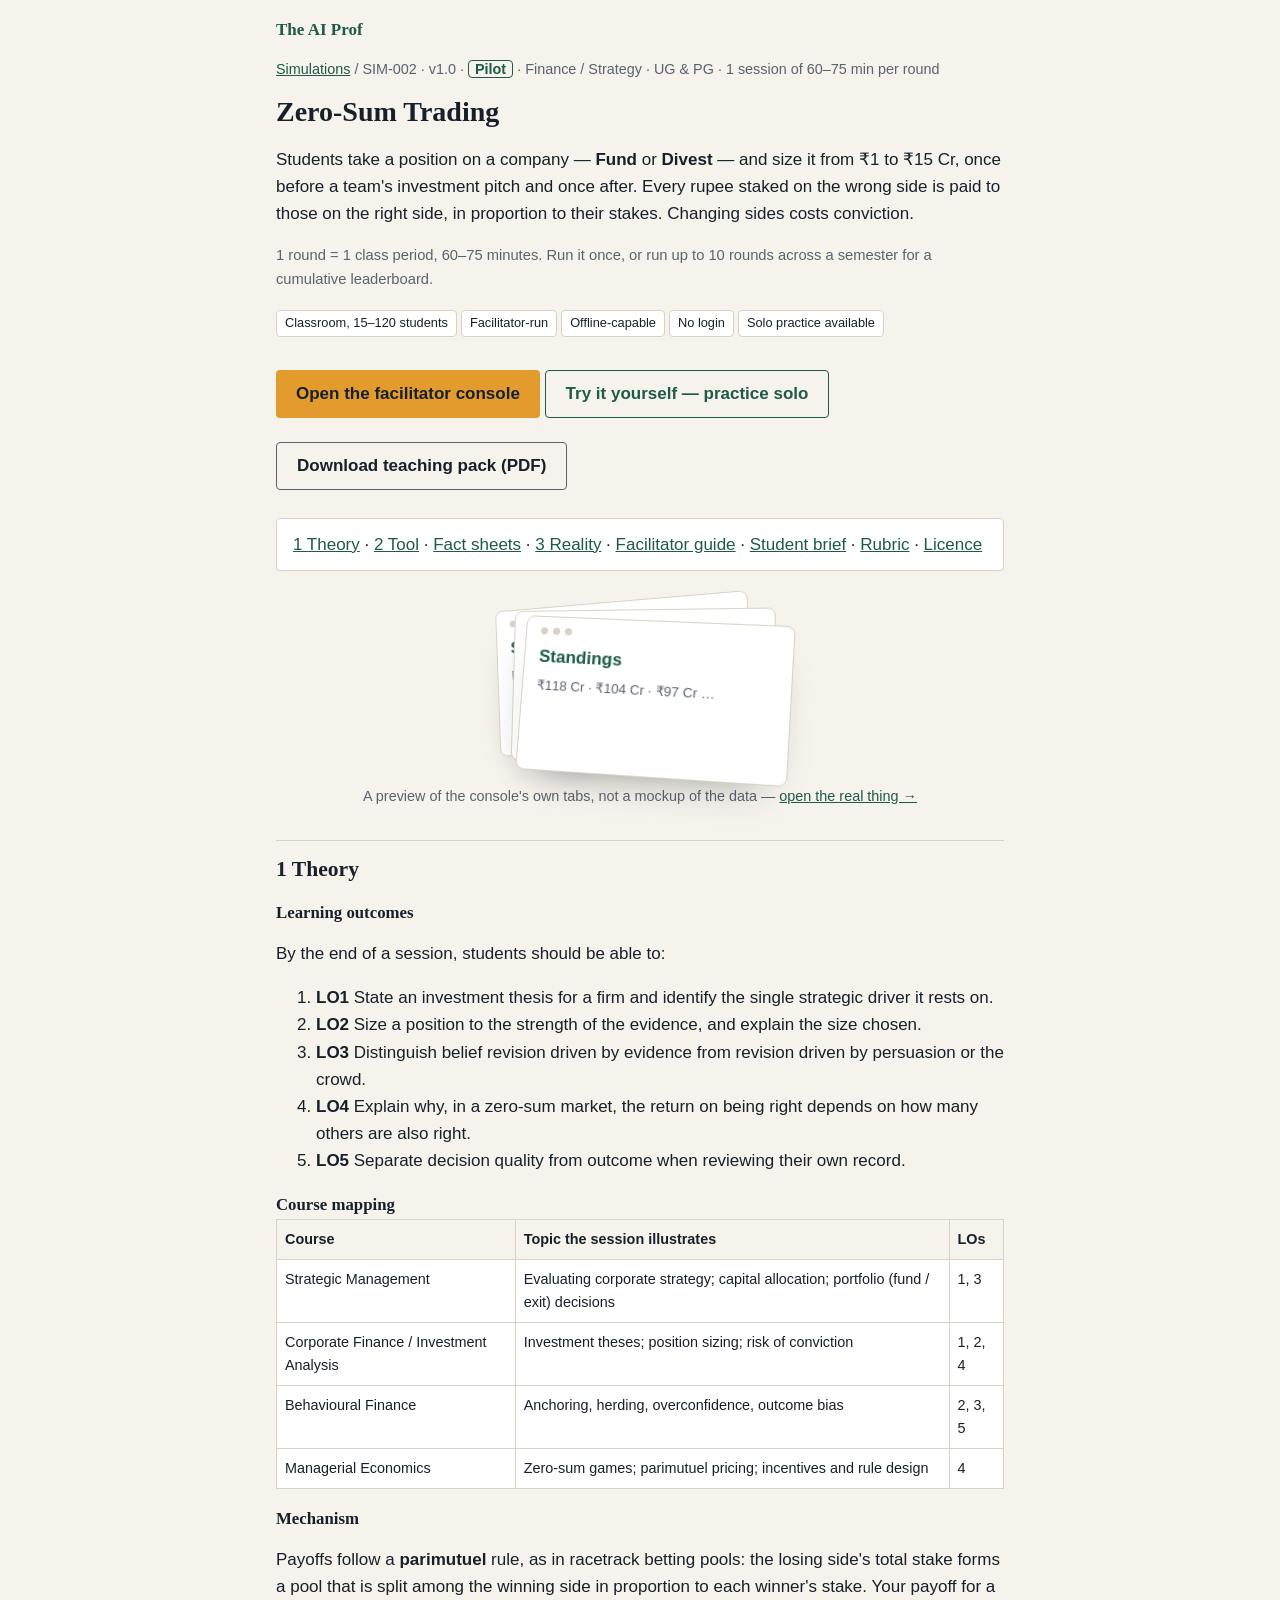
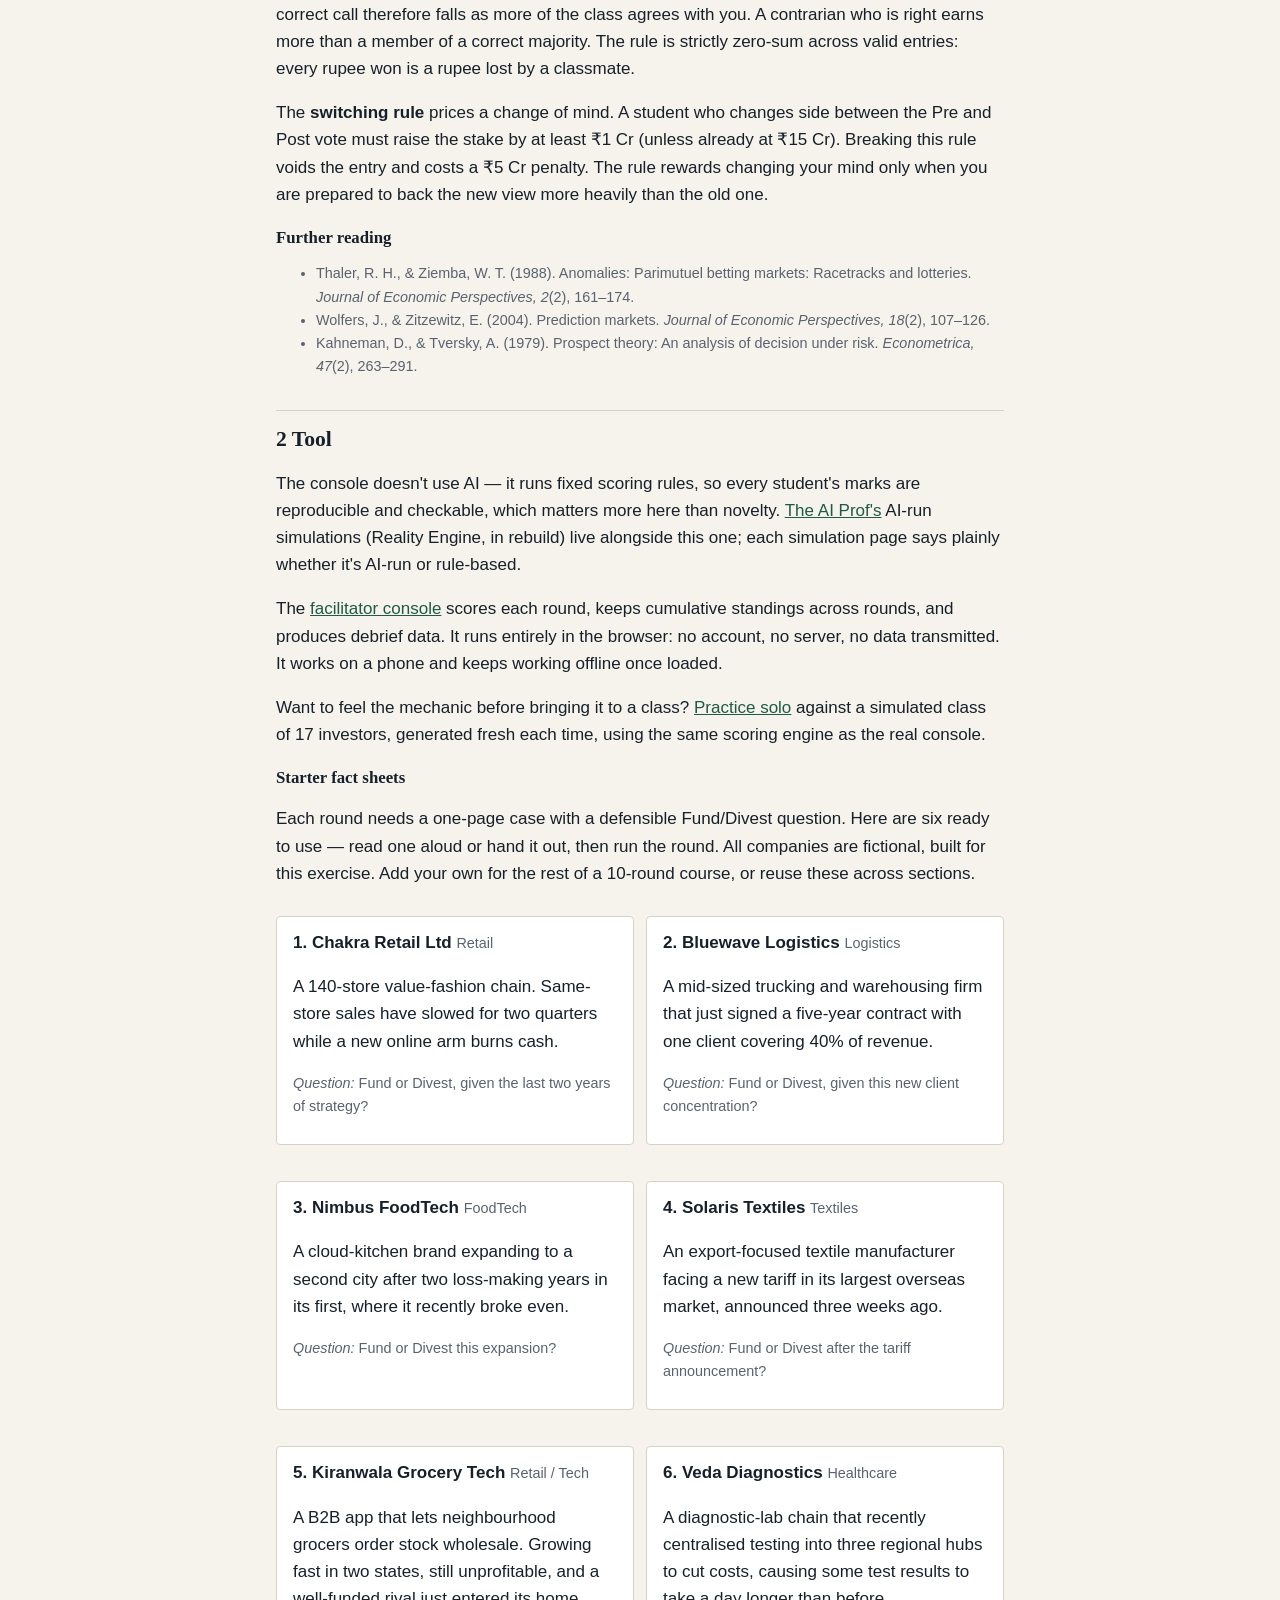
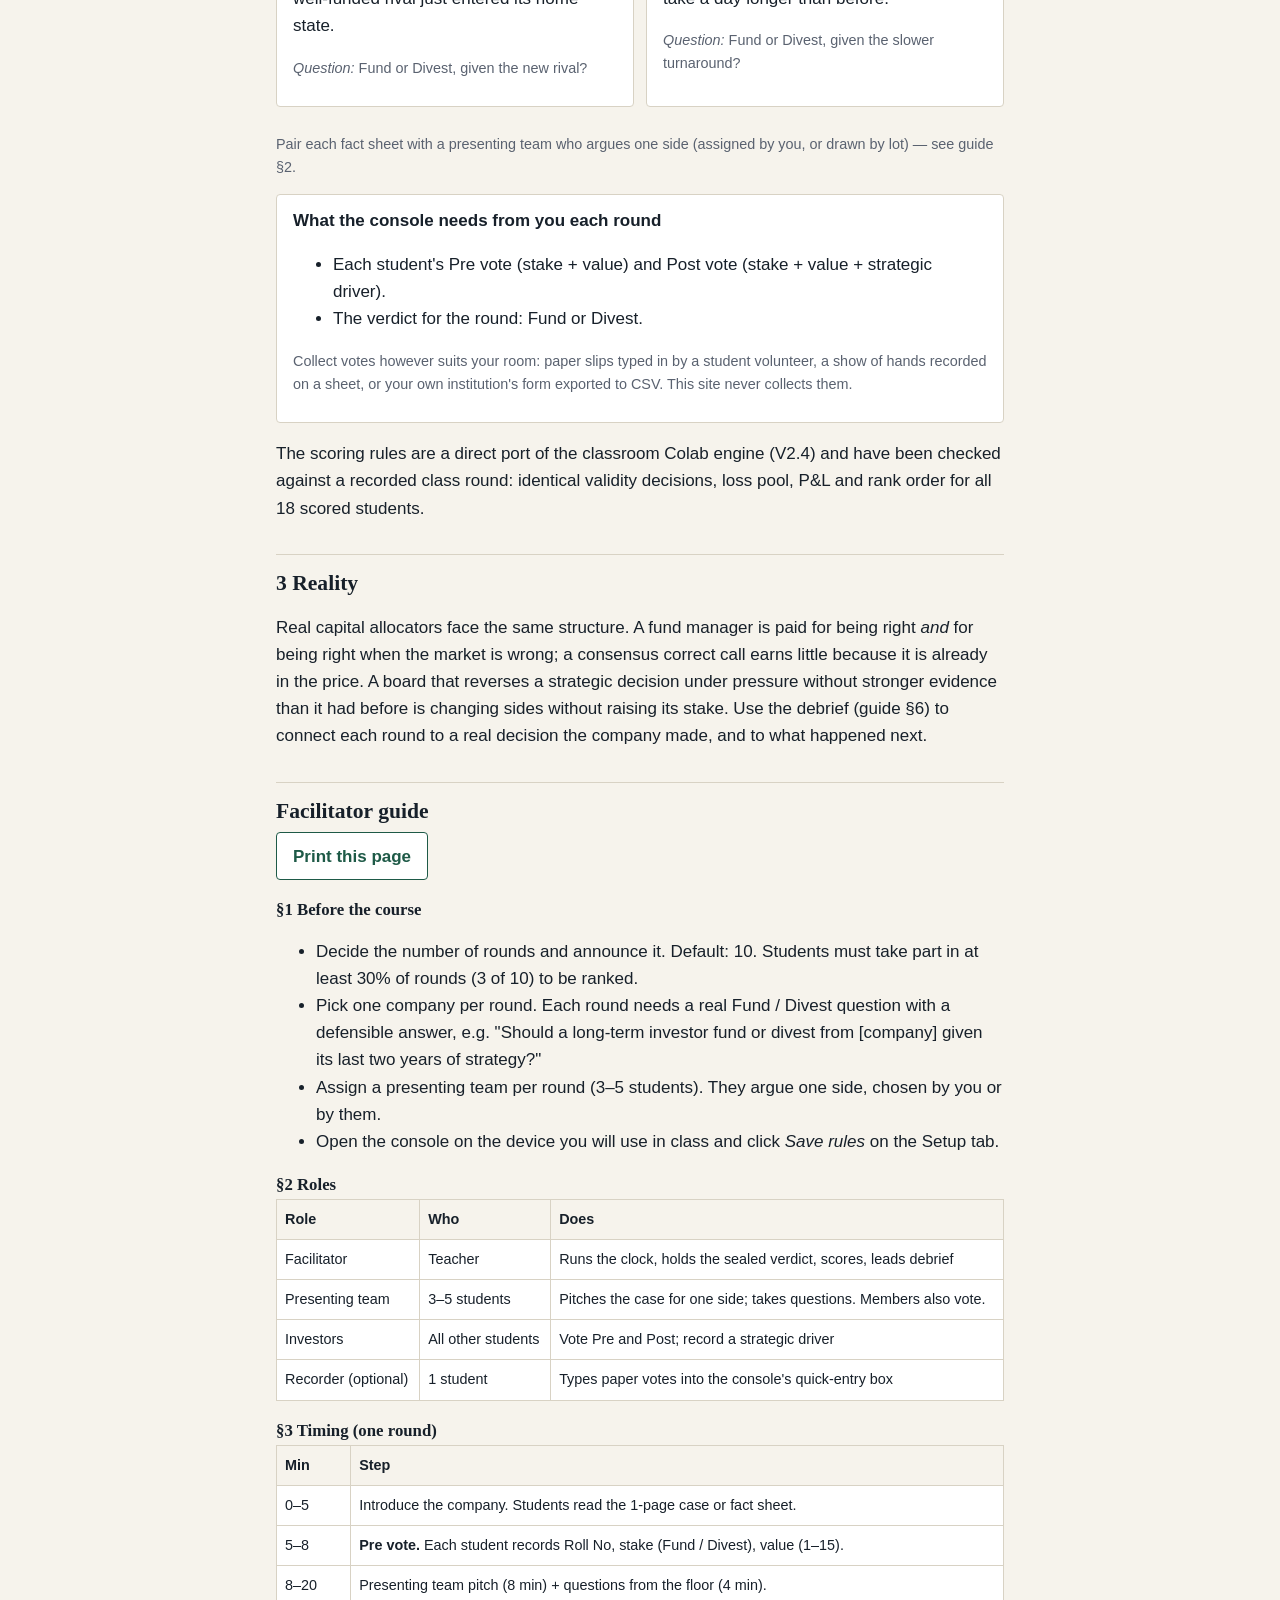
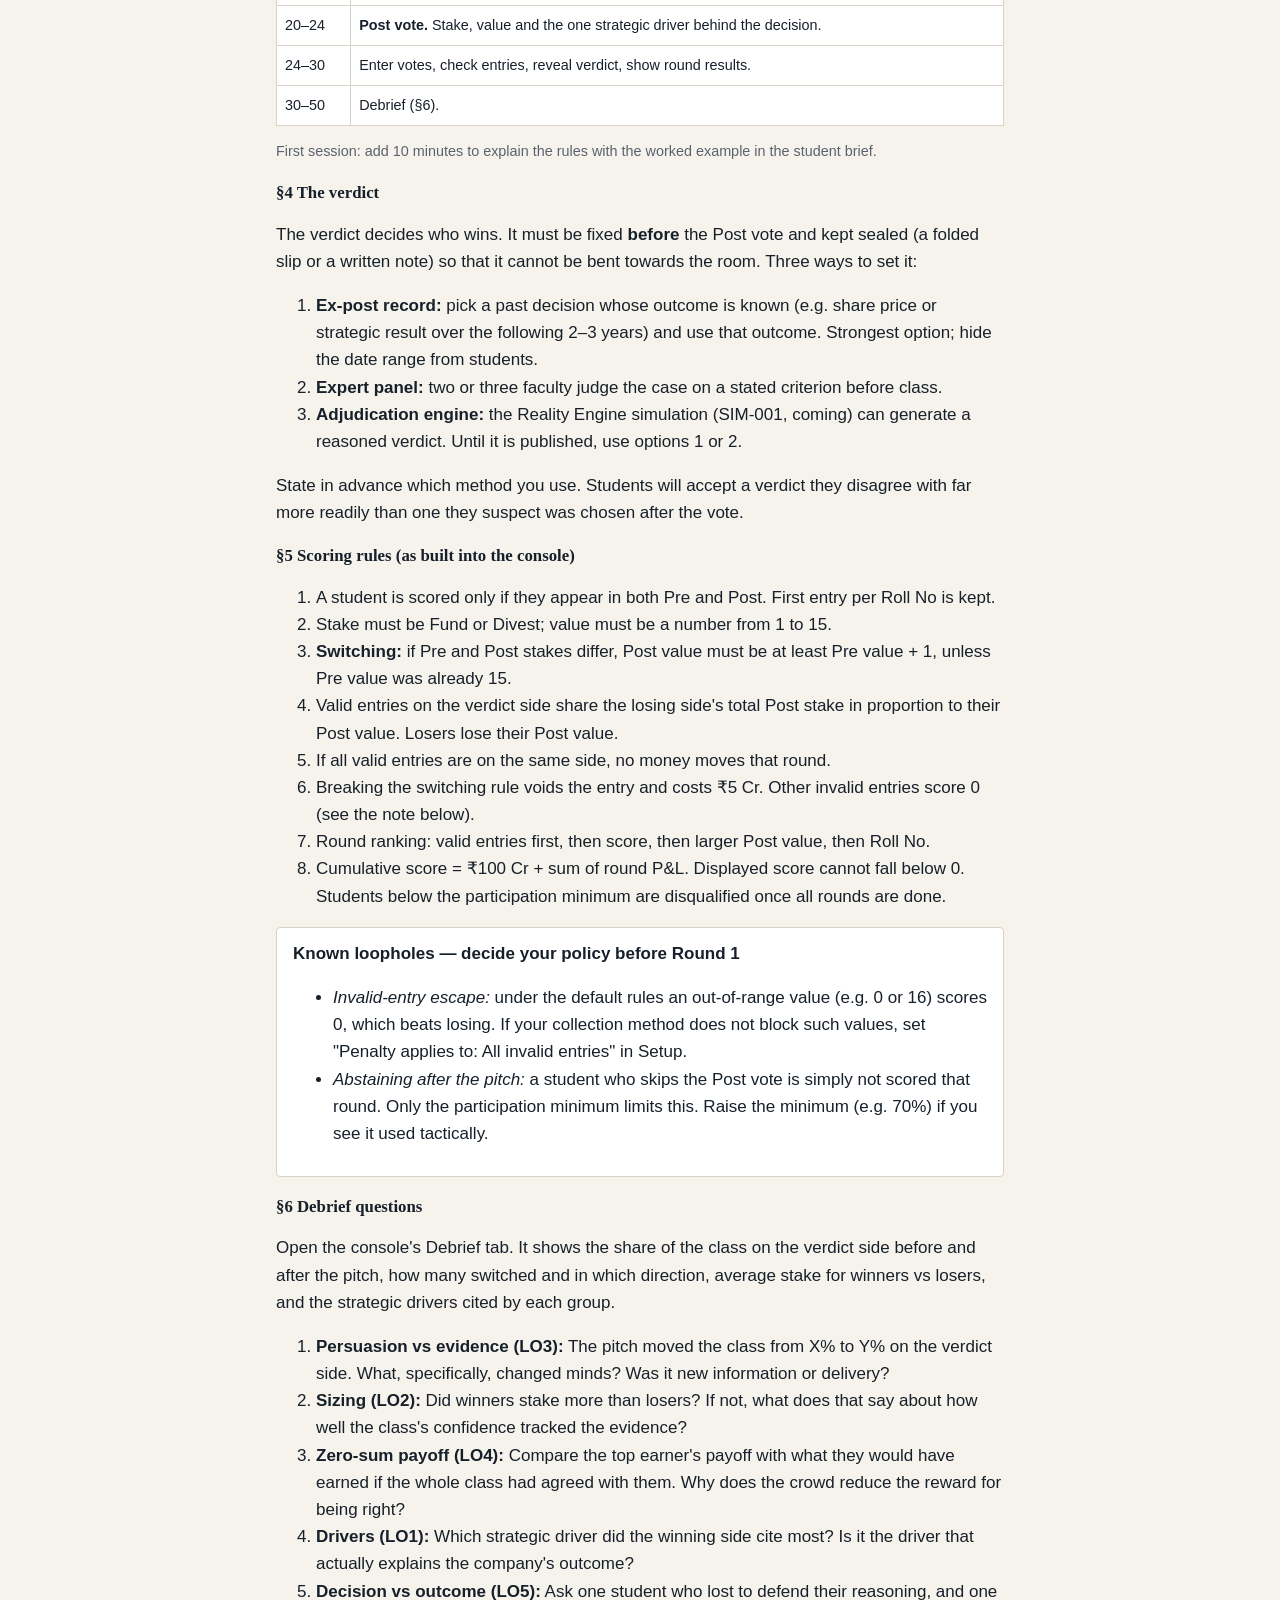
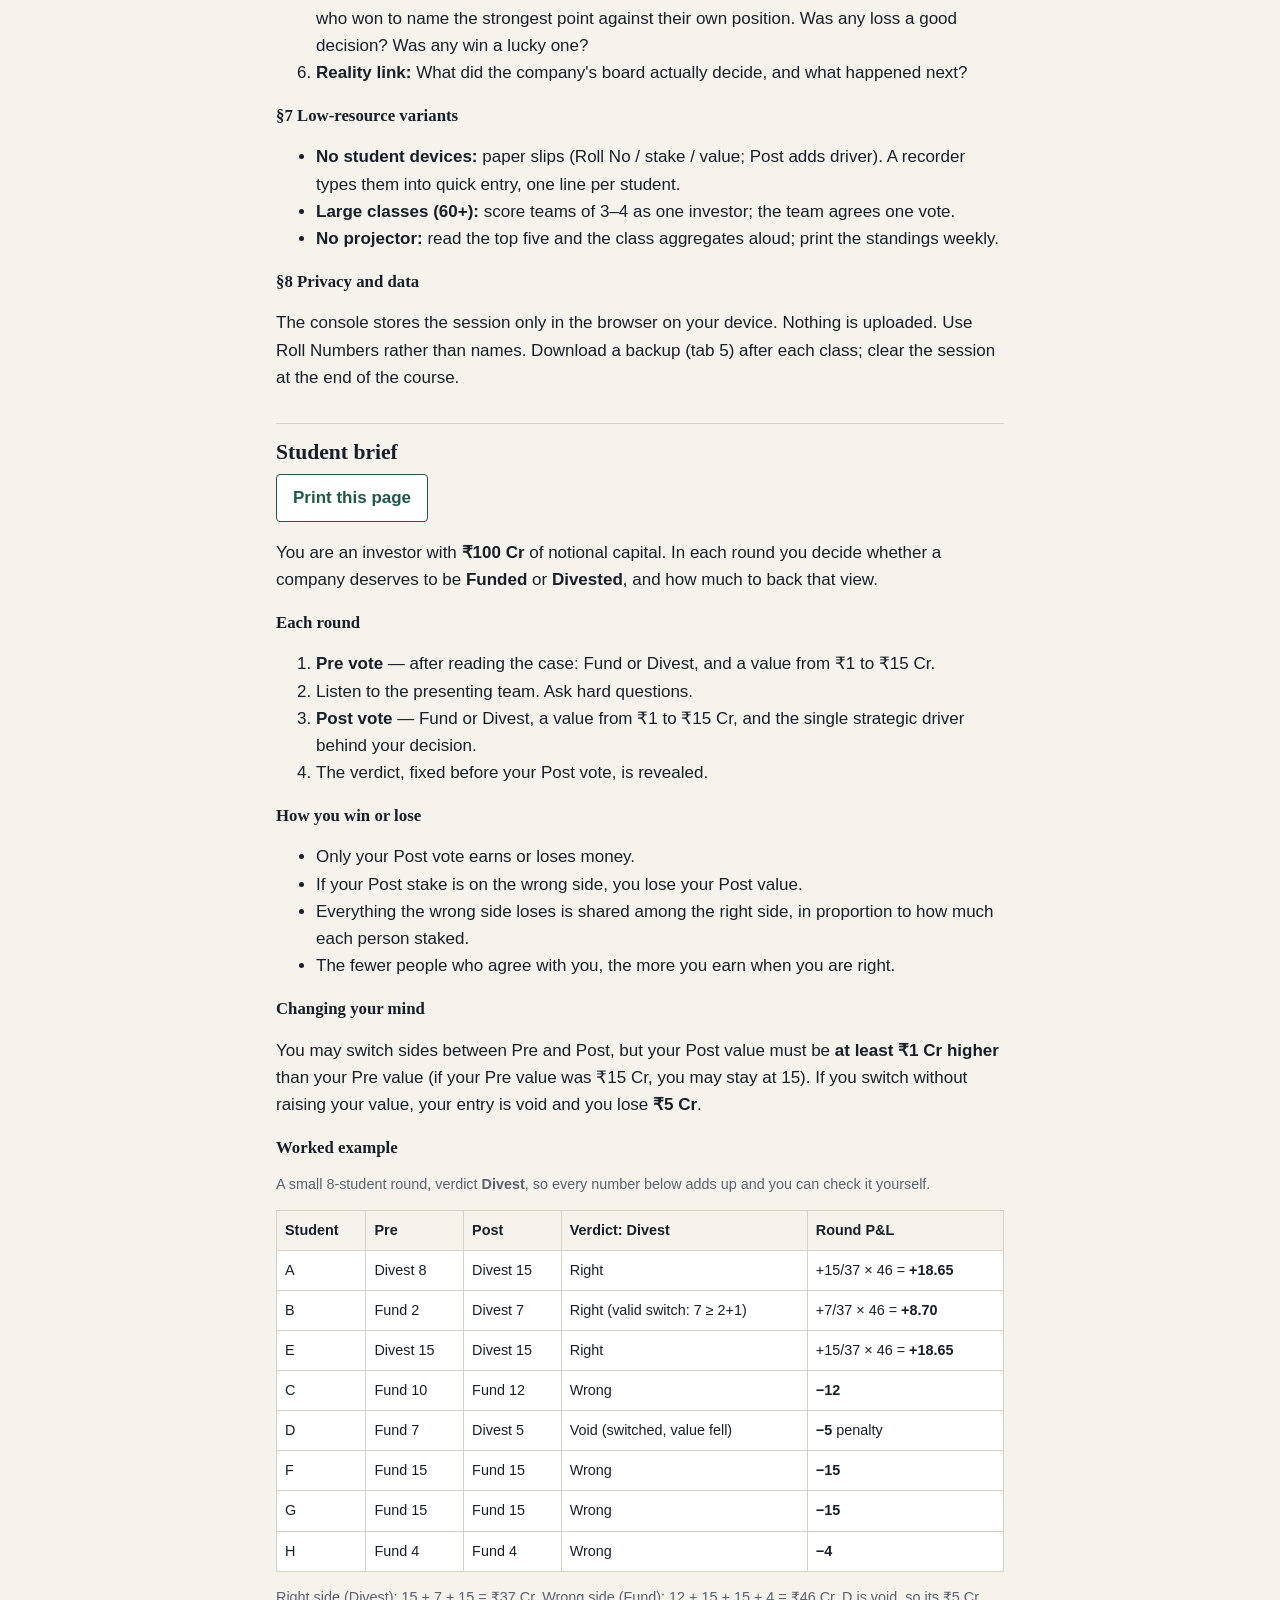
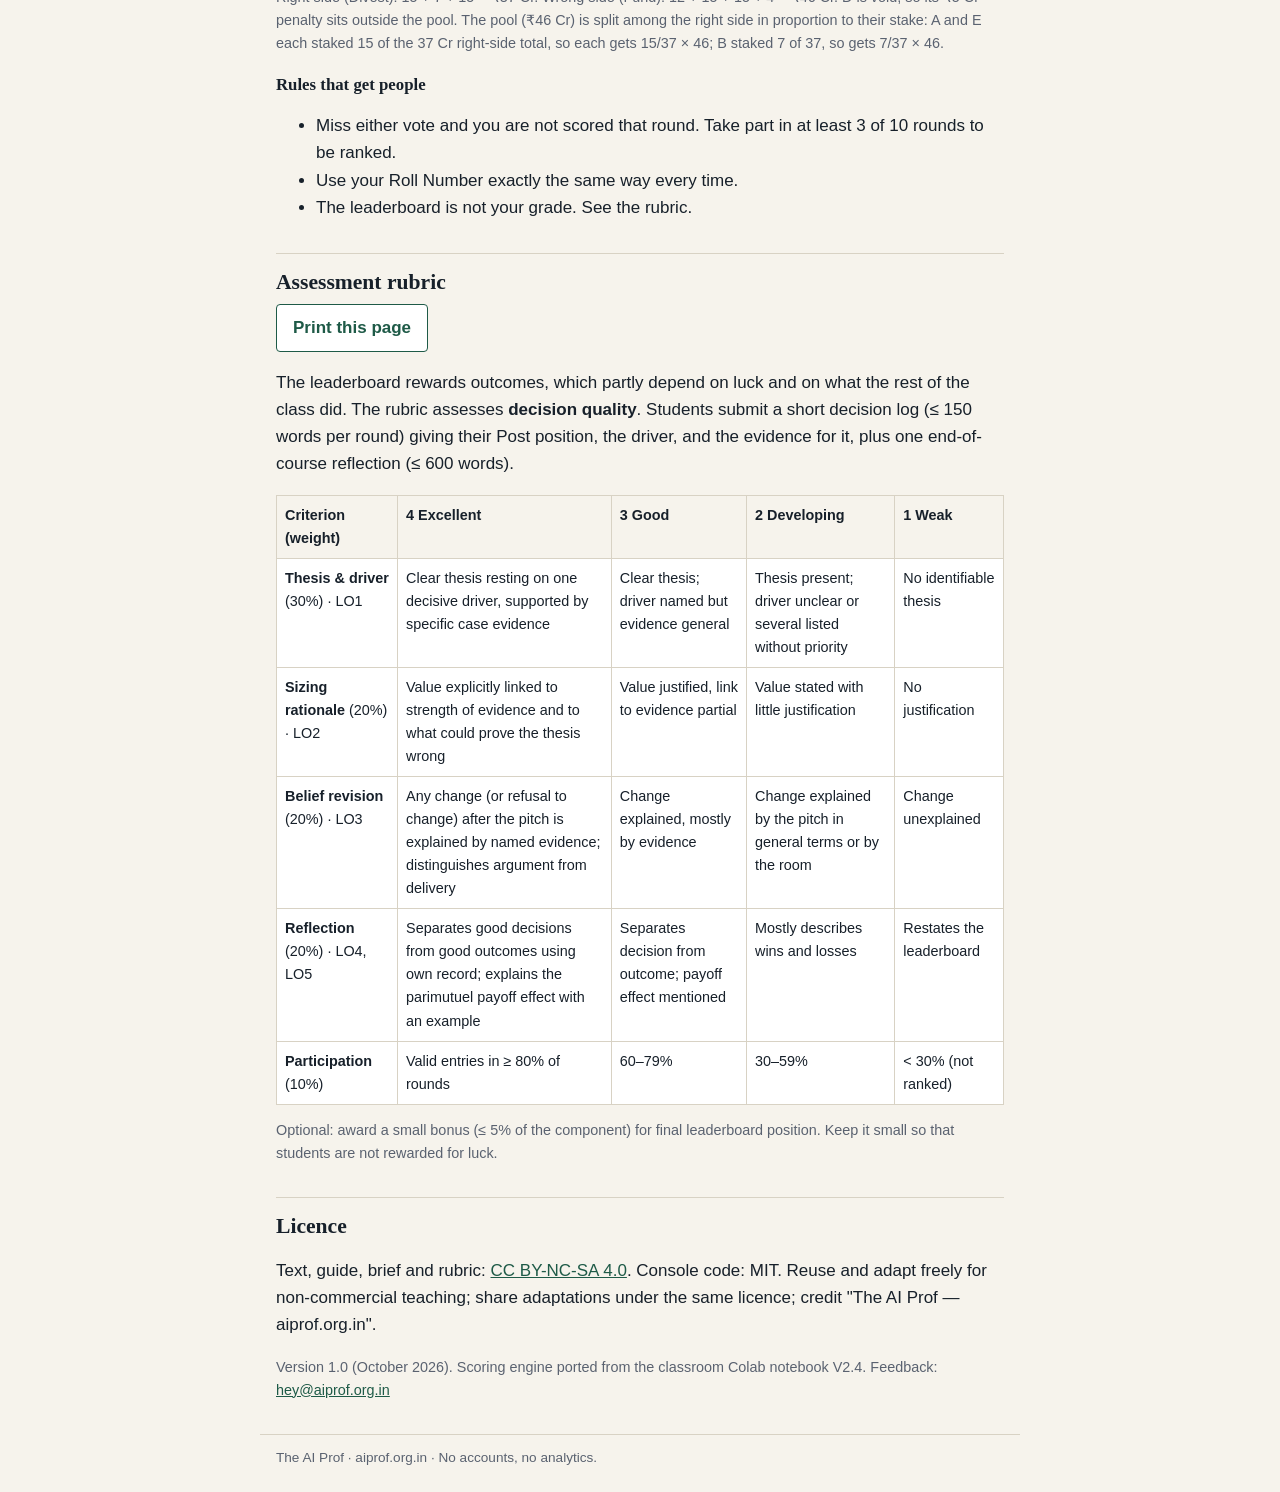
<file: simulations/sim-002-zero-sum-trading/index.html>
<!doctype html>
<html lang="en">
<head>
<meta charset="utf-8">
<meta name="viewport" content="width=device-width, initial-scale=1">
<title>Zero-Sum Trading — SIM-002</title>
<meta name="description" content="A classroom investment-conviction simulation: students Fund or Divest a company before and after a team pitch, staking ₹1–15 Cr. Losers' stakes are redistributed to winners. Free, no login.">
<style>
:root{--paper:#F6F3EC;--ink:#17202A;--ledger:#1E5A47;--marigold:#E39B2D;--card:#FFFFFF;--muted:#5A6270;--rule:#D8D2C4}
*{box-sizing:border-box}
body{margin:0;background:var(--paper);color:var(--ink);font:17px/1.6 -apple-system,BlinkMacSystemFont,"Segoe UI",Roboto,"Noto Sans","Noto Sans Devanagari","Noto Sans Kannada",sans-serif}
h1,h2,h3{font-family:"Iowan Old Style","Charter","Georgia",serif;line-height:1.2}
h1{font-size:1.75rem;margin:.25rem 0 .5rem}h2{font-size:1.35rem;margin:2rem 0 .5rem;padding-top:1rem;border-top:1px solid var(--rule)}h3{font-size:1.05rem;margin:1.25rem 0 .25rem}
header,main,footer{max-width:760px;margin:0 auto;padding:0 16px}
header{padding-top:16px}
.wm{font-family:"Iowan Old Style","Charter","Georgia",serif;font-weight:700;color:var(--ledger);text-decoration:none}
.meta{color:var(--muted);font-size:.9rem}
.tags span{display:inline-block;border:1px solid var(--rule);border-radius:4px;padding:2px 8px;margin:0 4px 4px 0;font-size:.8rem;background:var(--card)}
.cta{display:inline-flex;align-items:center;min-height:48px;padding:0 20px;border-radius:4px;background:var(--marigold);color:var(--ink);font-weight:700;text-decoration:none;margin:12px 0}
nav.toc{background:var(--card);border:1px solid var(--rule);border-radius:4px;padding:12px 16px;margin:16px 0}
nav.toc a{color:var(--ledger)}
.box{background:var(--card);border:1px solid var(--rule);border-radius:4px;padding:12px 16px;margin:12px 0}
.tbl{overflow-x:auto}
table{border-collapse:collapse;width:100%;font-size:.9rem;background:var(--card)}
th,td{border:1px solid var(--rule);padding:8px;text-align:left;vertical-align:top}
th{background:var(--paper)}
a{color:var(--ledger)}
code{font-size:.9em}
.print{min-height:48px;padding:0 16px;border:1px solid var(--ledger);background:#fff;color:var(--ledger);border-radius:4px;font:inherit;font-weight:600;cursor:pointer}
footer{border-top:1px solid var(--rule);margin-top:32px;padding-top:12px;padding-bottom:24px;font-size:.85rem;color:var(--muted)}
@media print{
  body{background:#fff;font-size:11pt}.cta,.print,nav.toc,.noprint{display:none!important}
  h2{break-before:page;border:none}h2:first-of-type{break-before:auto}
  table{font-size:9.5pt}a{color:inherit;text-decoration:none}
}
/* Console 3D preview: CSS 3D transforms only (perspective + rotateX/Y/
   translateZ), no library, no extra image bytes — a fanned stack of the
   console's own tab panels, rendered in markup. */
.console-3d{margin:24px 0}
.c3d-wrap{perspective:1100px;display:flex;justify-content:center;padding:18px 0}
.c3d-stack{position:relative;width:260px;height:150px;transform-style:preserve-3d;transition:transform .15s ease-out}
.c3d-panel{position:absolute;inset:0;background:var(--card);border:1px solid var(--rule);border-radius:8px;box-shadow:0 20px 40px -24px rgba(23,32,42,.35);padding:10px 14px}
.c3d-chrome{display:flex;gap:5px;margin-bottom:8px}
.c3d-chrome span{width:7px;height:7px;border-radius:50%;background:var(--rule);display:inline-block}
.c3d-title{margin:0;font-weight:700;color:var(--ledger)}
.c3d-line{margin:4px 0 0;font-size:.82rem;color:var(--muted)}
.c3d-1{transform:translateZ(0px) translate(-18px,-14px) rotate(-3deg)}
.c3d-2{transform:translateZ(26px) translate(6px,0) rotate(1deg)}
.c3d-3{transform:translateZ(52px) translate(22px,16px) rotate(4deg)}
.console-3d p.meta{text-align:center;margin-top:4px}
@media (max-width:480px){.c3d-stack{width:220px;height:130px}}
@media (prefers-reduced-motion: reduce){.c3d-stack{transition:none}}
@media print{.console-3d{display:none}}
</style>
</head>
<body>
<header>
  <a class="wm" href="../../">The AI Prof</a>
  <p class="meta"><a href="../">Simulations</a> / SIM-002 · v1.0 · <span style="border:1px solid var(--ledger);border-radius:4px;padding:0 6px;color:var(--ledger);font-weight:600">Pilot</span> · Finance / Strategy · UG &amp; PG · 1 session of 60–75 min per round</p>
  <h1>Zero-Sum Trading</h1>
  <p>Students take a position on a company — <strong>Fund</strong> or <strong>Divest</strong> — and size it from ₹1 to ₹15 Cr, once before a team's investment pitch and once after. Every rupee staked on the wrong side is paid to those on the right side, in proportion to their stakes. Changing sides costs conviction.</p>
  <p style="color:var(--muted);font-size:.92rem;margin:4px 0 0">1 round = 1 class period, 60–75 minutes. Run it once, or run up to 10 rounds across a semester for a cumulative leaderboard.</p>
  <p class="tags"><span>Classroom, 15–120 students</span><span>Facilitator-run</span><span>Offline-capable</span><span>No login</span><span>Solo practice available</span></p>
  <a class="cta" href="play.html">Open the facilitator console</a>
  <a class="cta" style="background:transparent;border:1px solid var(--ledger);color:var(--ledger)" href="solo-play.html">Try it yourself — practice solo</a>
  <a class="cta" style="background:transparent;border:1px solid var(--muted);color:var(--ink)" href="teaching-pack.pdf">Download teaching pack (PDF)</a>
</header>
<main>
<nav class="toc" aria-label="On this page">
  <a href="#theory">1 Theory</a> · <a href="#tool">2 Tool</a> · <a href="#factsheets">Fact sheets</a> · <a href="#reality">3 Reality</a> · <a href="#guide">Facilitator guide</a> · <a href="#brief">Student brief</a> · <a href="#rubric">Rubric</a> · <a href="#licence">Licence</a>
</nav>

<section class="console-3d noprint">
  <div class="c3d-wrap" aria-hidden="true">
    <div class="c3d-stack" id="c3d-stack">
      <div class="c3d-panel c3d-1">
        <div class="c3d-chrome"><span></span><span></span><span></span></div>
        <p class="c3d-title">Setup</p>
        <p class="c3d-line">Rounds: 10 · Penalty: off</p>
      </div>
      <div class="c3d-panel c3d-2">
        <div class="c3d-chrome"><span></span><span></span><span></span></div>
        <p class="c3d-title">Round 3 · Vote</p>
        <p class="c3d-line">Fund ₹14 Cr · Divest ₹9 Cr</p>
      </div>
      <div class="c3d-panel c3d-3">
        <div class="c3d-chrome"><span></span><span></span><span></span></div>
        <p class="c3d-title">Standings</p>
        <p class="c3d-line">₹118 Cr · ₹104 Cr · ₹97 Cr …</p>
      </div>
    </div>
  </div>
  <p class="meta">A preview of the console's own tabs, not a mockup of the data — <a href="play.html">open the real thing →</a></p>
</section>

<!-- ============ THEORY ============ -->
<h2 id="theory">1 Theory</h2>
<h3>Learning outcomes</h3>
<p>By the end of a session, students should be able to:</p>
<ol>
  <li><strong>LO1</strong> State an investment thesis for a firm and identify the single strategic driver it rests on.</li>
  <li><strong>LO2</strong> Size a position to the strength of the evidence, and explain the size chosen.</li>
  <li><strong>LO3</strong> Distinguish belief revision driven by evidence from revision driven by persuasion or the crowd.</li>
  <li><strong>LO4</strong> Explain why, in a zero-sum market, the return on being right depends on how many others are also right.</li>
  <li><strong>LO5</strong> Separate decision quality from outcome when reviewing their own record.</li>
</ol>
<h3>Course mapping</h3>
<div class="tbl"><table>
<tr><th>Course</th><th>Topic the session illustrates</th><th>LOs</th></tr>
<tr><td>Strategic Management</td><td>Evaluating corporate strategy; capital allocation; portfolio (fund / exit) decisions</td><td>1, 3</td></tr>
<tr><td>Corporate Finance / Investment Analysis</td><td>Investment theses; position sizing; risk of conviction</td><td>1, 2, 4</td></tr>
<tr><td>Behavioural Finance</td><td>Anchoring, herding, overconfidence, outcome bias</td><td>2, 3, 5</td></tr>
<tr><td>Managerial Economics</td><td>Zero-sum games; parimutuel pricing; incentives and rule design</td><td>4</td></tr>
</table></div>
<h3>Mechanism</h3>
<p>Payoffs follow a <strong>parimutuel</strong> rule, as in racetrack betting pools: the losing side's total stake forms a pool that is split among the winning side in proportion to each winner's stake. Your payoff for a correct call therefore falls as more of the class agrees with you. A contrarian who is right earns more than a member of a correct majority. The rule is strictly zero-sum across valid entries: every rupee won is a rupee lost by a classmate.</p>
<p>The <strong>switching rule</strong> prices a change of mind. A student who changes side between the Pre and Post vote must raise the stake by at least ₹1 Cr (unless already at ₹15 Cr). Breaking this rule voids the entry and costs a ₹5 Cr penalty. The rule rewards changing your mind only when you are prepared to back the new view more heavily than the old one.</p>
<h3>Further reading</h3>
<ul class="meta">
  <li>Thaler, R. H., &amp; Ziemba, W. T. (1988). Anomalies: Parimutuel betting markets: Racetracks and lotteries. <em>Journal of Economic Perspectives, 2</em>(2), 161–174.</li>
  <li>Wolfers, J., &amp; Zitzewitz, E. (2004). Prediction markets. <em>Journal of Economic Perspectives, 18</em>(2), 107–126.</li>
  <li>Kahneman, D., &amp; Tversky, A. (1979). Prospect theory: An analysis of decision under risk. <em>Econometrica, 47</em>(2), 263–291.</li>
</ul>

<!-- ============ TOOL ============ -->
<h2 id="tool">2 Tool</h2>
<p>The console doesn't use AI — it runs fixed scoring rules, so every student's marks are reproducible and checkable, which matters more here than novelty. <a href="../">The AI Prof's</a> AI-run simulations (Reality Engine, in rebuild) live alongside this one; each simulation page says plainly whether it's AI-run or rule-based.</p>
<p>The <a href="play.html">facilitator console</a> scores each round, keeps cumulative standings across rounds, and produces debrief data. It runs entirely in the browser: no account, no server, no data transmitted. It works on a phone and keeps working offline once loaded.</p>
<p>Want to feel the mechanic before bringing it to a class? <a href="solo-play.html">Practice solo</a> against a simulated class of 17 investors, generated fresh each time, using the same scoring engine as the real console.</p>

<h3 id="factsheets">Starter fact sheets</h3>
<p>Each round needs a one-page case with a defensible Fund/Divest question. Here are six ready to use — read one aloud or hand it out, then run the round. All companies are fictional, built for this exercise. Add your own for the rest of a 10-round course, or reuse these across sections.</p>
<div class="box" style="display:grid;grid-template-columns:repeat(auto-fit,minmax(260px,1fr));gap:12px;background:transparent;border:0;padding:0">
  <div class="box"><strong>1. Chakra Retail Ltd</strong> <span class="meta">Retail</span>
    <p>A 140-store value-fashion chain. Same-store sales have slowed for two quarters while a new online arm burns cash.</p>
    <p class="meta"><em>Question:</em> Fund or Divest, given the last two years of strategy?</p></div>
  <div class="box"><strong>2. Bluewave Logistics</strong> <span class="meta">Logistics</span>
    <p>A mid-sized trucking and warehousing firm that just signed a five-year contract with one client covering 40% of revenue.</p>
    <p class="meta"><em>Question:</em> Fund or Divest, given this new client concentration?</p></div>
  <div class="box"><strong>3. Nimbus FoodTech</strong> <span class="meta">FoodTech</span>
    <p>A cloud-kitchen brand expanding to a second city after two loss-making years in its first, where it recently broke even.</p>
    <p class="meta"><em>Question:</em> Fund or Divest this expansion?</p></div>
  <div class="box"><strong>4. Solaris Textiles</strong> <span class="meta">Textiles</span>
    <p>An export-focused textile manufacturer facing a new tariff in its largest overseas market, announced three weeks ago.</p>
    <p class="meta"><em>Question:</em> Fund or Divest after the tariff announcement?</p></div>
  <div class="box"><strong>5. Kiranwala Grocery Tech</strong> <span class="meta">Retail / Tech</span>
    <p>A B2B app that lets neighbourhood grocers order stock wholesale. Growing fast in two states, still unprofitable, and a well-funded rival just entered its home state.</p>
    <p class="meta"><em>Question:</em> Fund or Divest, given the new rival?</p></div>
  <div class="box"><strong>6. Veda Diagnostics</strong> <span class="meta">Healthcare</span>
    <p>A diagnostic-lab chain that recently centralised testing into three regional hubs to cut costs, causing some test results to take a day longer than before.</p>
    <p class="meta"><em>Question:</em> Fund or Divest, given the slower turnaround?</p></div>
</div>
<p class="meta">Pair each fact sheet with a presenting team who argues one side (assigned by you, or drawn by lot) — see guide §2.</p>
<div class="box">
  <strong>What the console needs from you each round</strong>
  <ul>
    <li>Each student's Pre vote (stake + value) and Post vote (stake + value + strategic driver).</li>
    <li>The verdict for the round: Fund or Divest.</li>
  </ul>
  <p class="meta">Collect votes however suits your room: paper slips typed in by a student volunteer, a show of hands recorded on a sheet, or your own institution's form exported to CSV. This site never collects them.</p>
</div>
<p>The scoring rules are a direct port of the classroom Colab engine (V2.4) and have been checked against a recorded class round: identical validity decisions, loss pool, P&amp;L and rank order for all 18 scored students.</p>

<!-- ============ REALITY ============ -->
<h2 id="reality">3 Reality</h2>
<p>Real capital allocators face the same structure. A fund manager is paid for being right <em>and</em> for being right when the market is wrong; a consensus correct call earns little because it is already in the price. A board that reverses a strategic decision under pressure without stronger evidence than it had before is changing sides without raising its stake. Use the debrief (guide §6) to connect each round to a real decision the company made, and to what happened next.</p>

<!-- ============ FACILITATOR GUIDE ============ -->
<h2 id="guide">Facilitator guide</h2>
<button class="print noprint" onclick="window.print()">Print this page</button>

<h3>§1 Before the course</h3>
<ul>
  <li>Decide the number of rounds and announce it. Default: 10. Students must take part in at least 30% of rounds (3 of 10) to be ranked.</li>
  <li>Pick one company per round. Each round needs a real Fund / Divest question with a defensible answer, e.g. "Should a long-term investor fund or divest from [company] given its last two years of strategy?"</li>
  <li>Assign a presenting team per round (3–5 students). They argue one side, chosen by you or by them.</li>
  <li>Open the console on the device you will use in class and click <em>Save rules</em> on the Setup tab.</li>
</ul>

<h3>§2 Roles</h3>
<div class="tbl"><table>
<tr><th>Role</th><th>Who</th><th>Does</th></tr>
<tr><td>Facilitator</td><td>Teacher</td><td>Runs the clock, holds the sealed verdict, scores, leads debrief</td></tr>
<tr><td>Presenting team</td><td>3–5 students</td><td>Pitches the case for one side; takes questions. Members also vote.</td></tr>
<tr><td>Investors</td><td>All other students</td><td>Vote Pre and Post; record a strategic driver</td></tr>
<tr><td>Recorder (optional)</td><td>1 student</td><td>Types paper votes into the console's quick-entry box</td></tr>
</table></div>

<h3>§3 Timing (one round)</h3>
<div class="tbl"><table>
<tr><th>Min</th><th>Step</th></tr>
<tr><td>0–5</td><td>Introduce the company. Students read the 1-page case or fact sheet.</td></tr>
<tr><td>5–8</td><td><strong>Pre vote.</strong> Each student records Roll No, stake (Fund / Divest), value (1–15).</td></tr>
<tr><td>8–20</td><td>Presenting team pitch (8 min) + questions from the floor (4 min).</td></tr>
<tr><td>20–24</td><td><strong>Post vote.</strong> Stake, value and the one strategic driver behind the decision.</td></tr>
<tr><td>24–30</td><td>Enter votes, check entries, reveal verdict, show round results.</td></tr>
<tr><td>30–50</td><td>Debrief (§6).</td></tr>
</table></div>
<p class="meta">First session: add 10 minutes to explain the rules with the worked example in the student brief.</p>

<h3>§4 The verdict</h3>
<p>The verdict decides who wins. It must be fixed <strong>before</strong> the Post vote and kept sealed (a folded slip or a written note) so that it cannot be bent towards the room. Three ways to set it:</p>
<ol>
  <li><strong>Ex-post record:</strong> pick a past decision whose outcome is known (e.g. share price or strategic result over the following 2–3 years) and use that outcome. Strongest option; hide the date range from students.</li>
  <li><strong>Expert panel:</strong> two or three faculty judge the case on a stated criterion before class.</li>
  <li><strong>Adjudication engine:</strong> the Reality Engine simulation (SIM-001, coming) can generate a reasoned verdict. Until it is published, use options 1 or 2.</li>
</ol>
<p>State in advance which method you use. Students will accept a verdict they disagree with far more readily than one they suspect was chosen after the vote.</p>

<h3>§5 Scoring rules (as built into the console)</h3>
<ol>
  <li>A student is scored only if they appear in both Pre and Post. First entry per Roll No is kept.</li>
  <li>Stake must be Fund or Divest; value must be a number from 1 to 15.</li>
  <li><strong>Switching:</strong> if Pre and Post stakes differ, Post value must be at least Pre value + 1, unless Pre value was already 15.</li>
  <li>Valid entries on the verdict side share the losing side's total Post stake in proportion to their Post value. Losers lose their Post value.</li>
  <li>If all valid entries are on the same side, no money moves that round.</li>
  <li>Breaking the switching rule voids the entry and costs ₹5 Cr. Other invalid entries score 0 (see the note below).</li>
  <li>Round ranking: valid entries first, then score, then larger Post value, then Roll No.</li>
  <li>Cumulative score = ₹100 Cr + sum of round P&amp;L. Displayed score cannot fall below 0. Students below the participation minimum are disqualified once all rounds are done.</li>
</ol>
<div class="box">
  <strong>Known loopholes — decide your policy before Round 1</strong>
  <ul>
    <li><em>Invalid-entry escape:</em> under the default rules an out-of-range value (e.g. 0 or 16) scores 0, which beats losing. If your collection method does not block such values, set "Penalty applies to: All invalid entries" in Setup.</li>
    <li><em>Abstaining after the pitch:</em> a student who skips the Post vote is simply not scored that round. Only the participation minimum limits this. Raise the minimum (e.g. 70%) if you see it used tactically.</li>
  </ul>
</div>

<h3>§6 Debrief questions</h3>
<p>Open the console's Debrief tab. It shows the share of the class on the verdict side before and after the pitch, how many switched and in which direction, average stake for winners vs losers, and the strategic drivers cited by each group.</p>
<ol>
  <li><strong>Persuasion vs evidence (LO3):</strong> The pitch moved the class from X% to Y% on the verdict side. What, specifically, changed minds? Was it new information or delivery?</li>
  <li><strong>Sizing (LO2):</strong> Did winners stake more than losers? If not, what does that say about how well the class's confidence tracked the evidence?</li>
  <li><strong>Zero-sum payoff (LO4):</strong> Compare the top earner's payoff with what they would have earned if the whole class had agreed with them. Why does the crowd reduce the reward for being right?</li>
  <li><strong>Drivers (LO1):</strong> Which strategic driver did the winning side cite most? Is it the driver that actually explains the company's outcome?</li>
  <li><strong>Decision vs outcome (LO5):</strong> Ask one student who lost to defend their reasoning, and one who won to name the strongest point against their own position. Was any loss a good decision? Was any win a lucky one?</li>
  <li><strong>Reality link:</strong> What did the company's board actually decide, and what happened next?</li>
</ol>

<h3>§7 Low-resource variants</h3>
<ul>
  <li><strong>No student devices:</strong> paper slips (Roll No / stake / value; Post adds driver). A recorder types them into quick entry, one line per student.</li>
  <li><strong>Large classes (60+):</strong> score teams of 3–4 as one investor; the team agrees one vote.</li>
  <li><strong>No projector:</strong> read the top five and the class aggregates aloud; print the standings weekly.</li>
</ul>

<h3>§8 Privacy and data</h3>
<p>The console stores the session only in the browser on your device. Nothing is uploaded. Use Roll Numbers rather than names. Download a backup (tab 5) after each class; clear the session at the end of the course.</p>

<!-- ============ STUDENT BRIEF ============ -->
<h2 id="brief">Student brief</h2>
<button class="print noprint" onclick="window.print()">Print this page</button>
<p>You are an investor with <strong>₹100 Cr</strong> of notional capital. In each round you decide whether a company deserves to be <strong>Funded</strong> or <strong>Divested</strong>, and how much to back that view.</p>
<h3>Each round</h3>
<ol>
  <li><strong>Pre vote</strong> — after reading the case: Fund or Divest, and a value from ₹1 to ₹15 Cr.</li>
  <li>Listen to the presenting team. Ask hard questions.</li>
  <li><strong>Post vote</strong> — Fund or Divest, a value from ₹1 to ₹15 Cr, and the single strategic driver behind your decision.</li>
  <li>The verdict, fixed before your Post vote, is revealed.</li>
</ol>
<h3>How you win or lose</h3>
<ul>
  <li>Only your Post vote earns or loses money.</li>
  <li>If your Post stake is on the wrong side, you lose your Post value.</li>
  <li>Everything the wrong side loses is shared among the right side, in proportion to how much each person staked.</li>
  <li>The fewer people who agree with you, the more you earn when you are right.</li>
</ul>
<h3>Changing your mind</h3>
<p>You may switch sides between Pre and Post, but your Post value must be <strong>at least ₹1 Cr higher</strong> than your Pre value (if your Pre value was ₹15 Cr, you may stay at 15). If you switch without raising your value, your entry is void and you lose <strong>₹5 Cr</strong>.</p>
<h3>Worked example</h3>
<p class="meta">A small 8-student round, verdict <strong>Divest</strong>, so every number below adds up and you can check it yourself.</p>
<div class="tbl"><table>
<tr><th>Student</th><th>Pre</th><th>Post</th><th>Verdict: Divest</th><th>Round P&amp;L</th></tr>
<tr><td>A</td><td>Divest 8</td><td>Divest 15</td><td>Right</td><td>+15/37 × 46 = <strong>+18.65</strong></td></tr>
<tr><td>B</td><td>Fund 2</td><td>Divest 7</td><td>Right (valid switch: 7 ≥ 2+1)</td><td>+7/37 × 46 = <strong>+8.70</strong></td></tr>
<tr><td>E</td><td>Divest 15</td><td>Divest 15</td><td>Right</td><td>+15/37 × 46 = <strong>+18.65</strong></td></tr>
<tr><td>C</td><td>Fund 10</td><td>Fund 12</td><td>Wrong</td><td><strong>−12</strong></td></tr>
<tr><td>D</td><td>Fund 7</td><td>Divest 5</td><td>Void (switched, value fell)</td><td><strong>−5</strong> penalty</td></tr>
<tr><td>F</td><td>Fund 15</td><td>Fund 15</td><td>Wrong</td><td><strong>−15</strong></td></tr>
<tr><td>G</td><td>Fund 15</td><td>Fund 15</td><td>Wrong</td><td><strong>−15</strong></td></tr>
<tr><td>H</td><td>Fund 4</td><td>Fund 4</td><td>Wrong</td><td><strong>−4</strong></td></tr>
</table></div>
<p class="meta">Right side (Divest): 15 + 7 + 15 = ₹37 Cr. Wrong side (Fund): 12 + 15 + 15 + 4 = ₹46 Cr. D is void, so its ₹5 Cr penalty sits outside the pool. The pool (₹46 Cr) is split among the right side in proportion to their stake: A and E each staked 15 of the 37 Cr right-side total, so each gets 15/37 × 46; B staked 7 of 37, so gets 7/37 × 46.</p>
<h3>Rules that get people</h3>
<ul>
  <li>Miss either vote and you are not scored that round. Take part in at least 3 of 10 rounds to be ranked.</li>
  <li>Use your Roll Number exactly the same way every time.</li>
  <li>The leaderboard is not your grade. See the rubric.</li>
</ul>

<!-- ============ RUBRIC ============ -->
<h2 id="rubric">Assessment rubric</h2>
<button class="print noprint" onclick="window.print()">Print this page</button>
<p>The leaderboard rewards outcomes, which partly depend on luck and on what the rest of the class did. The rubric assesses <strong>decision quality</strong>. Students submit a short decision log (≤ 150 words per round) giving their Post position, the driver, and the evidence for it, plus one end-of-course reflection (≤ 600 words).</p>
<div class="tbl"><table>
<tr><th>Criterion (weight)</th><th>4 Excellent</th><th>3 Good</th><th>2 Developing</th><th>1 Weak</th></tr>
<tr><td><strong>Thesis &amp; driver</strong> (30%) · LO1</td><td>Clear thesis resting on one decisive driver, supported by specific case evidence</td><td>Clear thesis; driver named but evidence general</td><td>Thesis present; driver unclear or several listed without priority</td><td>No identifiable thesis</td></tr>
<tr><td><strong>Sizing rationale</strong> (20%) · LO2</td><td>Value explicitly linked to strength of evidence and to what could prove the thesis wrong</td><td>Value justified, link to evidence partial</td><td>Value stated with little justification</td><td>No justification</td></tr>
<tr><td><strong>Belief revision</strong> (20%) · LO3</td><td>Any change (or refusal to change) after the pitch is explained by named evidence; distinguishes argument from delivery</td><td>Change explained, mostly by evidence</td><td>Change explained by the pitch in general terms or by the room</td><td>Change unexplained</td></tr>
<tr><td><strong>Reflection</strong> (20%) · LO4, LO5</td><td>Separates good decisions from good outcomes using own record; explains the parimutuel payoff effect with an example</td><td>Separates decision from outcome; payoff effect mentioned</td><td>Mostly describes wins and losses</td><td>Restates the leaderboard</td></tr>
<tr><td><strong>Participation</strong> (10%)</td><td>Valid entries in ≥ 80% of rounds</td><td>60–79%</td><td>30–59%</td><td>&lt; 30% (not ranked)</td></tr>
</table></div>
<p class="meta">Optional: award a small bonus (≤ 5% of the component) for final leaderboard position. Keep it small so that students are not rewarded for luck.</p>

<!-- ============ LICENCE ============ -->
<h2 id="licence">Licence</h2>
<p>Text, guide, brief and rubric: <a href="https://creativecommons.org/licenses/by-nc-sa/4.0/">CC BY-NC-SA 4.0</a>. Console code: MIT. Reuse and adapt freely for non-commercial teaching; share adaptations under the same licence; credit "The AI Prof — aiprof.org.in".</p>
<p class="meta">Version 1.0 (October 2026). Scoring engine ported from the classroom Colab notebook V2.4. Feedback: <a href="mailto:hey@aiprof.org.in">hey@aiprof.org.in</a></p>
</main>
<footer>The AI Prof · aiprof.org.in · No accounts, no analytics.</footer>
<script>
// Console preview tilt: CSS 3D transforms only (perspective + rotateX/Y),
// no library. Pointer-fine devices get a tilt that follows the cursor;
// touch devices get a one-time gentle settle so the depth still reads,
// without needing continuous finger tracking. Off for reduced-motion.
(function(){
  var wrap = document.querySelector('.c3d-wrap');
  var stack = document.getElementById('c3d-stack');
  if (!wrap || !stack) return;
  if (window.matchMedia('(prefers-reduced-motion: reduce)').matches) return;
  if (window.matchMedia('(pointer: fine)').matches) {
    wrap.addEventListener('mousemove', function(e){
      var r = wrap.getBoundingClientRect();
      var px = (e.clientX - r.left) / r.width - 0.5;
      var py = (e.clientY - r.top) / r.height - 0.5;
      stack.style.transform = 'rotateX(' + (py * -14) + 'deg) rotateY(' + (px * 18) + 'deg)';
    });
    wrap.addEventListener('mouseleave', function(){
      stack.style.transform = 'rotateX(6deg) rotateY(-10deg)';
    });
    stack.style.transform = 'rotateX(6deg) rotateY(-10deg)';
  } else {
    stack.style.transform = 'rotateX(6deg) rotateY(-10deg)';
  }
})();
</script>
</body>
</html>
</file>
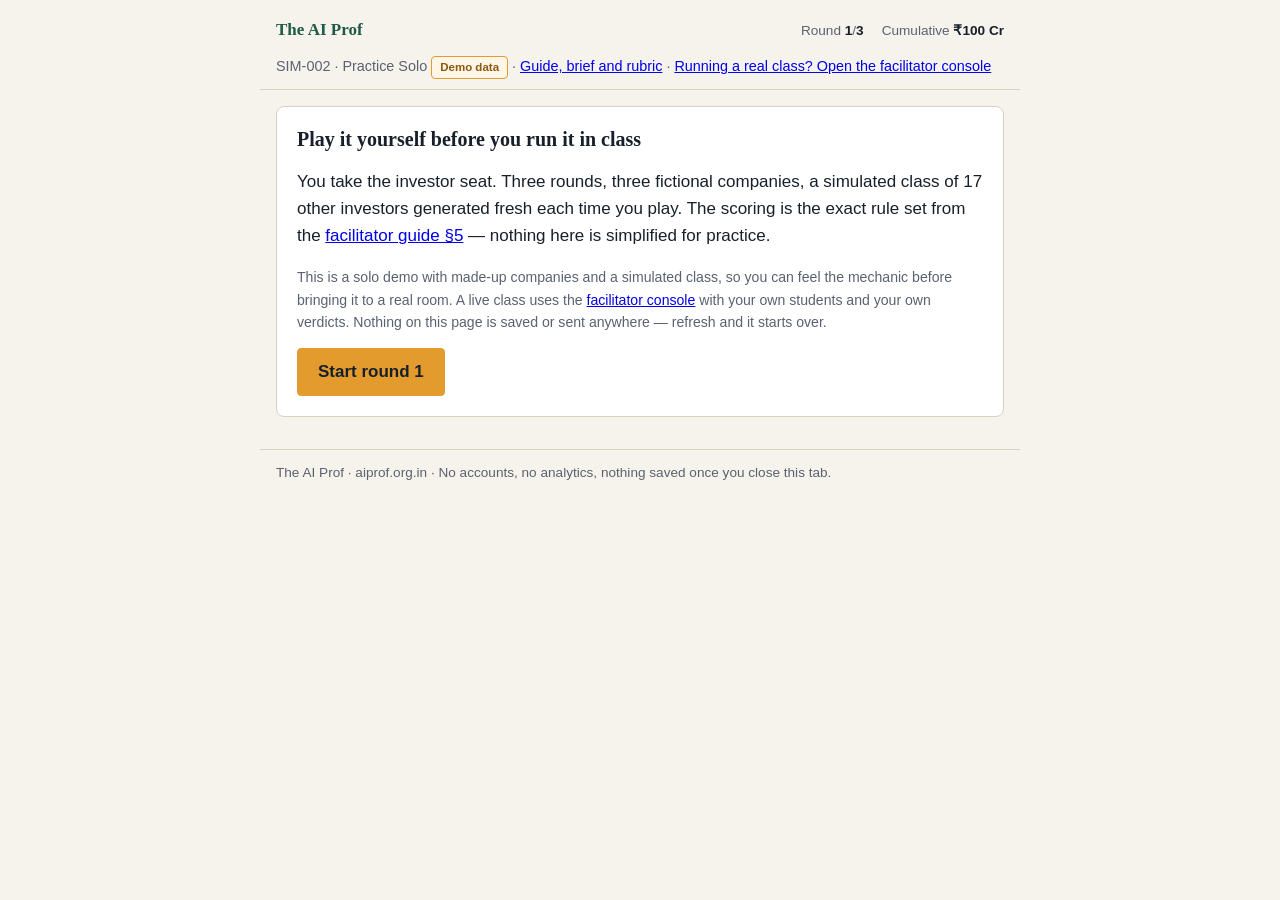
<file: solo-play.html>
<!doctype html>
<html lang="en">
<head>
<meta charset="utf-8">
<meta name="viewport" content="width=device-width, initial-scale=1">
<title>Zero-Sum Trading — Practice Solo</title>
<meta name="description" content="Play SIM-002 Zero-Sum Trading on your own against a simulated class of 17 investors. Free, no login, runs entirely in your browser.">
<link rel="icon" type="image/svg+xml" href="../../assets/img/logo-mark.svg">
<style>
:root{--paper:#F6F3EC;--ink:#17202A;--ledger:#1E5A47;--marigold:#E39B2D;--card:#FFFFFF;--muted:#5A6270;--rule:#D8D2C4;--bad:#9B2C2C;--good:#1E5A47}
*{box-sizing:border-box}
body{margin:0;background:var(--paper);color:var(--ink);font:17px/1.6 -apple-system,BlinkMacSystemFont,"Segoe UI",Roboto,"Noto Sans","Noto Sans Devanagari","Noto Sans Kannada",sans-serif}
h1,h2,h3{font-family:"Iowan Old Style","Charter","Georgia",serif;line-height:1.2;margin:0 0 .4rem}
h1{font-size:1.5rem}h2{font-size:1.25rem}h3{font-size:1.05rem}
header,main,footer{max-width:760px;margin:0 auto;padding:0 16px}
header{padding-top:16px;padding-bottom:10px;border-bottom:1px solid var(--rule);display:flex;flex-wrap:wrap;gap:10px;align-items:baseline;justify-content:space-between}
.wm{font-family:"Iowan Old Style","Charter","Georgia",serif;font-weight:700;color:var(--ledger);text-decoration:none}
.sub{color:var(--muted);font-size:.9rem;margin:2px 0 0;width:100%}
.hud{display:flex;gap:18px;font-size:.85rem;color:var(--muted)}
.hud b{color:var(--ink);font-variant-numeric:tabular-nums}
.card{background:var(--card);border:1px solid var(--rule);border-radius:8px;padding:20px;margin:16px 0}
.tag{display:inline-block;font-size:.72rem;font-weight:700;border:1px solid var(--ledger);color:var(--ledger);border-radius:4px;padding:1px 8px}
.tag.demo{border-color:var(--marigold);color:#8a5a0f;background:#fff6e8}
fieldset{border:1px solid var(--rule);border-radius:6px;padding:12px;margin:0}
legend{font-size:.85rem;color:var(--muted);padding:0 4px}
.sidebyside{display:flex;flex-wrap:wrap;gap:8px}
.choice{flex:1 1 140px;display:flex;align-items:center;justify-content:center;gap:8px;min-height:48px;border:1px solid var(--muted);border-radius:4px;background:#fff;cursor:pointer;font-weight:600}
.choice input{margin:0}
.choice.sel{border-color:var(--ledger);background:var(--ledger);color:#fff}
.sliderow{display:flex;align-items:center;gap:12px;margin-top:10px}
.sliderow input[type=range]{flex:1 1 auto;height:44px}
.sliderow b{min-width:64px;text-align:right;font-variant-numeric:tabular-nums;color:var(--ledger)}
select{width:100%;min-height:48px;padding:0 10px;font:inherit;border:1px solid var(--rule);border-radius:4px;background:#fff;color:var(--ink)}
button{min-height:48px;padding:0 20px;border-radius:4px;border:1px solid var(--ledger);background:#fff;color:var(--ledger);font:inherit;font-weight:700;cursor:pointer}
button.primary{background:var(--marigold);border-color:var(--marigold);color:var(--ink)}
button:disabled{opacity:.4;cursor:not-allowed}
.row{display:flex;flex-wrap:wrap;gap:10px;margin-top:16px}
.kpi{display:grid;grid-template-columns:repeat(auto-fit,minmax(130px,1fr));gap:10px;margin-top:14px}
.kpi div{border:1px solid var(--rule);border-radius:6px;padding:10px}
.kpi b{display:block;font-size:1.3rem;font-variant-numeric:tabular-nums;font-family:"Iowan Old Style","Charter","Georgia",serif}
.pos{color:var(--good)}.neg{color:var(--bad)}
.note{font-size:.88rem;color:var(--muted)}
.hidden{display:none !important}
footer{border-top:1px solid var(--rule);margin-top:32px;padding-top:12px;padding-bottom:28px;font-size:.85rem;color:var(--muted)}
@media (max-width:480px){.sidebyside{flex-direction:column}}
</style>
</head>
<body>
<header>
  <a class="wm" href="../../">The AI Prof</a>
  <span class="hud"><span>Round <b id="hud-round">1</b>/<b id="hud-total">3</b></span><span>Cumulative <b id="hud-score">₹100 Cr</b></span></span>
  <p class="sub">SIM-002 · Practice Solo <span class="tag demo">Demo data</span> · <a href="./">Guide, brief and rubric</a> · <a href="play.html">Running a real class? Open the facilitator console</a></p>
</header>
<main>

<!-- INTRO -->
<section class="card" id="screen-intro">
  <h2>Play it yourself before you run it in class</h2>
  <p>You take the investor seat. Three rounds, three fictional companies, a simulated class of 17 other investors generated fresh each time you play. The scoring is the exact rule set from the <a href="./#guide">facilitator guide §5</a> — nothing here is simplified for practice.</p>
  <p class="note">This is a solo demo with made-up companies and a simulated class, so you can feel the mechanic before bringing it to a real room. A live class uses the <a href="play.html">facilitator console</a> with your own students and your own verdicts. Nothing on this page is saved or sent anywhere — refresh and it starts over.</p>
  <button class="primary" id="btn-start">Start round 1</button>
</section>

<!-- PRE VOTE -->
<section class="card hidden" id="screen-pre">
  <p class="tag" id="pre-domain">Finance</p>
  <h2 id="pre-company">Company</h2>
  <p id="pre-scenario" class="note"></p>
  <p><strong>Question:</strong> <span id="pre-question"></span></p>
  <fieldset style="margin-top:14px">
    <legend>Pre vote — before the pitch</legend>
    <div class="sidebyside" id="pre-stake">
      <label class="choice"><input type="radio" name="pre-stake" value="Fund">Fund</label>
      <label class="choice"><input type="radio" name="pre-stake" value="Divest">Divest</label>
    </div>
    <div class="sliderow">
      <input type="range" id="pre-value" min="1" max="15" value="8">
      <b id="pre-value-out">₹8 Cr</b>
    </div>
  </fieldset>
  <div class="row"><button class="primary" id="btn-pre-submit" disabled>Lock in Pre vote</button></div>
</section>

<!-- PITCH -->
<section class="card hidden" id="screen-pitch">
  <p class="tag" id="pitch-domain">Finance</p>
  <h2 id="pitch-company"></h2>
  <h3>The presenting team's pitch</h3>
  <p id="pitch-text"></p>
  <p class="note">Your Pre vote is locked: <strong id="pitch-recap"></strong>. Read the pitch, then cast your Post vote. Remember: switching sides costs you — your Post value must rise by at least ₹1 Cr to switch (unless you were already at ₹15 Cr).</p>
  <div class="row"><button class="primary" id="btn-to-post">Continue to Post vote</button></div>
</section>

<!-- POST VOTE -->
<section class="card hidden" id="screen-post">
  <h2>Post vote — after the pitch</h2>
  <p class="note" id="post-recap"></p>
  <fieldset>
    <legend>Your position now</legend>
    <div class="sidebyside" id="post-stake">
      <label class="choice"><input type="radio" name="post-stake" value="Fund">Fund</label>
      <label class="choice"><input type="radio" name="post-stake" value="Divest">Divest</label>
    </div>
    <div class="sliderow">
      <input type="range" id="post-value" min="1" max="15" value="8">
      <b id="post-value-out">₹8 Cr</b>
    </div>
  </fieldset>
  <fieldset style="margin-top:10px">
    <legend>Strategic driver behind this decision</legend>
    <select id="post-driver">
      <option>Market growth and demand</option>
      <option>Cost structure and margins</option>
      <option>Competitive position / moat</option>
      <option>Leadership and execution</option>
      <option>Balance sheet and capital</option>
      <option>Regulatory or macro risk</option>
    </select>
  </fieldset>
  <div class="row"><button class="primary" id="btn-post-submit">Reveal the verdict</button></div>
</section>

<!-- RESULT -->
<section class="card hidden" id="screen-result">
  <h2>Verdict: <span id="result-verdict"></span></h2>
  <p id="result-headline"></p>
  <div class="kpi">
    <div><b id="k-pnl">—</b><span class="note">Your round P&amp;L</span></div>
    <div><b id="k-rank">—</b><span class="note">Your rank this round</span></div>
    <div><b id="k-right">—</b><span class="note">Class on the right side</span></div>
    <div><b id="k-pool">—</b><span class="note">Pool paid out</span></div>
  </div>
  <p class="note" id="result-explain" style="margin-top:14px"></p>
  <div class="row"><button class="primary" id="btn-next">Next round</button></div>
</section>

<!-- FINAL -->
<section class="card hidden" id="screen-final">
  <h2>Three rounds done</h2>
  <p id="final-summary"></p>
  <div class="kpi">
    <div><b id="f-score">—</b><span class="note">Final cumulative score</span></div>
    <div><b id="f-record">—</b><span class="note">Right / Wrong / Void calls</span></div>
  </div>
  <h3 style="margin-top:20px">Reflect (LO5)</h3>
  <p class="note">Was any round you lost actually a good decision given what you knew at the time? Was any round you won actually a lucky one? This isn't collected anywhere — it's for you.</p>
  <div class="row">
    <button id="btn-replay">Play again</button>
    <a href="./"><button>Back to the guide</button></a>
  </div>
</section>

</main>
<footer>The AI Prof · aiprof.org.in · No accounts, no analytics, nothing saved once you close this tab.</footer>

<script>
(function(){
"use strict";

var COMPANIES = [
  {
    domain: "Retail",
    company: "Chakra Retail Ltd",
    scenario: "A 140-store value-fashion chain. Same-store sales have slowed for two quarters while a new online arm burns cash.",
    question: "Should a long-term investor Fund or Divest from Chakra Retail, given the last two years of strategy?",
    pitch: "The presenting team argues Fund: the online arm is 9% of revenue and growing 60% a year, store rents are being renegotiated down, and management has cut three loss-making formats. They say the slowdown is temporary, tied to one bad festive season, not a structural problem."
  },
  {
    domain: "Logistics",
    company: "Bluewave Logistics",
    scenario: "A mid-sized trucking and warehousing firm that recently signed a five-year contract with one large e-commerce client covering 40% of its revenue.",
    question: "Should a long-term investor Fund or Divest from Bluewave Logistics, given its new concentration in one client?",
    pitch: "The presenting team argues Divest: a single client at 40% of revenue gives that client enormous pricing leverage at the next renewal, and Bluewave has taken on debt to buy trucks for this one contract. If the client leaves, the fleet becomes a stranded asset."
  },
  {
    domain: "FoodTech",
    company: "Nimbus FoodTech",
    scenario: "A cloud-kitchen brand expanding into a second city after two years of losses in its first city, where it only recently reached break-even.",
    question: "Should a long-term investor Fund or Divest from Nimbus FoodTech's expansion?",
    pitch: "The presenting team argues Fund: unit economics in the first city took 18 months to prove out and are now stable, the playbook is documented, and the second city has a larger population of the exact customer segment that made the first city work."
  },
  {
    domain: "Textiles",
    company: "Solaris Textiles",
    scenario: "An export-focused textile manufacturer facing a new tariff in its largest overseas market, announced three weeks ago.",
    question: "Should a long-term investor Fund or Divest from Solaris Textiles after the tariff announcement?",
    pitch: "The presenting team argues Fund: the tariff applies to a product line that is only 12% of exports, Solaris already has a plant in a tariff-exempt country that can absorb the shifted orders within two quarters, and competitors without that second plant are worse hit."
  }
];

function shuffle(a){ a = a.slice(); for (var i = a.length - 1; i > 0; i--) { var j = Math.floor(Math.random() * (i + 1)); var t = a[i]; a[i] = a[j]; a[j] = t; } return a; }
function rint(min, max){ return Math.floor(Math.random() * (max - min + 1)) + min; }
function fmt(n){ return (n < 0 ? "−₹" : "₹") + Math.abs(Math.round(n * 100) / 100) + " Cr"; }

// ---- scoring engine: a direct implementation of guide §5 ----
// entry = { id, preStake, preValue, postStake, postValue }
function scoreRound(entries, verdict){
  var out = entries.map(function(e){ return { id: e.id, preStake: e.preStake, preValue: e.preValue, postStake: e.postStake, postValue: e.postValue, status: "valid", pnl: 0 }; });

  out.forEach(function(e){
    if (!e.postStake || e.postValue < 1 || e.postValue > 15 || !e.preStake || e.preValue < 1 || e.preValue > 15) {
      e.status = "invalid"; return;
    }
    if (e.postStake !== e.preStake) {
      if (e.preValue < 15 && e.postValue < e.preValue + 1) { e.status = "void"; e.pnl = -5; return; }
    }
  });

  var valid = out.filter(function(e){ return e.status === "valid"; });
  var right = valid.filter(function(e){ return e.postStake === verdict; });
  var wrong = valid.filter(function(e){ return e.postStake !== verdict; });
  var pool = wrong.reduce(function(s, e){ return s + e.postValue; }, 0);
  var rightTotal = right.reduce(function(s, e){ return s + e.postValue; }, 0);

  wrong.forEach(function(e){ e.pnl = -e.postValue; });
  if (rightTotal > 0 && wrong.length > 0) {
    right.forEach(function(e){ e.pnl = (e.postValue / rightTotal) * pool; });
  }
  // if everyone valid agrees, no money moves (right.pnl stays 0)

  out.sort(function(a, b){
    function rank(e){ return e.status === "valid" ? 0 : 1; }
    if (rank(a) !== rank(b)) return rank(a) - rank(b);
    if (b.pnl !== a.pnl) return b.pnl - a.pnl;
    if (b.postValue !== a.postValue) return b.postValue - a.postValue;
    return String(a.id).localeCompare(String(b.id));
  });

  return { entries: out, pool: pool, rightCount: right.length, wrongCount: wrong.length };
}

// ---- generate a simulated class of 17 other investors for one round ----
function simulateClass(n){
  var list = [];
  for (var i = 0; i < n; i++){
    var preStake = Math.random() < 0.5 ? "Fund" : "Divest";
    var preValue = rint(1, 15);
    // after the pitch, some fraction drift toward Fund-leaning sentiment with noise
    var drift = Math.random();
    var postStake = preStake;
    var postValue = preValue;
    if (drift < 0.22) { // switches side
      postStake = preStake === "Fund" ? "Divest" : "Fund";
      var minRaise = preValue < 15 ? preValue + 1 : preValue;
      postValue = Math.min(15, Math.max(minRaise, preValue + rint(1, 4)));
      if (Math.random() < 0.08 && preValue < 15) postValue = preValue; // occasional rule-break -> void
    } else {
      postValue = Math.min(15, Math.max(1, preValue + rint(-2, 3)));
    }
    list.push({ id: "S" + (i + 1), preStake: preStake, preValue: preValue, postStake: postStake, postValue: postValue });
  }
  return list;
}

// ---- state ----
var ROUND_TOTAL = 3;
var cumulative = 100;
var record = { right: 0, wrong: 0, void: 0 };
var pool = shuffle(COMPANIES);
var round = 0;
var current = null; // { company, verdictSide, pre, classmates }

var el = {};
["hud-round","hud-total","hud-score",
 "screen-intro","screen-pre","screen-pitch","screen-post","screen-result","screen-final",
 "pre-domain","pre-company","pre-scenario","pre-question","pre-value","pre-value-out","btn-pre-submit",
 "pitch-domain","pitch-company","pitch-text","pitch-recap","btn-to-post",
 "post-recap","post-value","post-value-out","post-driver","btn-post-submit",
 "result-verdict","result-headline","k-pnl","k-rank","k-right","k-pool","result-explain","btn-next",
 "final-summary","f-score","f-record","btn-replay","btn-start"
].forEach(function(id){ el[id] = document.getElementById(id); });

el["hud-total"].textContent = ROUND_TOTAL;

function show(id){
  ["screen-intro","screen-pre","screen-pitch","screen-post","screen-result","screen-final"].forEach(function(s){
    document.getElementById(s).classList.toggle("hidden", s !== id);
  });
}

function wireChoiceGroup(containerId, radioName){
  var box = document.getElementById(containerId);
  box.querySelectorAll(".choice").forEach(function(label){
    var input = label.querySelector("input");
    input.addEventListener("change", function(){
      box.querySelectorAll(".choice").forEach(function(l){ l.classList.remove("sel"); });
      label.classList.add("sel");
      onChoiceChanged();
    });
  });
}
function selected(containerId){
  var checked = document.querySelector("#" + containerId + " input:checked");
  return checked ? checked.value : null;
}
function onChoiceChanged(){
  el["btn-pre-submit"].disabled = !selected("pre-stake");
}
wireChoiceGroup("pre-stake", "pre-stake");
wireChoiceGroup("post-stake", "post-stake");

el["pre-value"].addEventListener("input", function(){ el["pre-value-out"].textContent = "₹" + this.value + " Cr"; });
el["post-value"].addEventListener("input", function(){ el["post-value-out"].textContent = "₹" + this.value + " Cr"; });

function startRound(){
  round += 1;
  current = {};
  current.company = pool[(round - 1) % pool.length];
  current.verdictSide = Math.random() < 0.5 ? "Fund" : "Divest"; // sealed, not shown yet

  el["hud-round"].textContent = round;
  el["pre-domain"].textContent = current.company.domain;
  el["pre-company"].textContent = current.company.company;
  el["pre-scenario"].textContent = current.company.scenario;
  el["pre-question"].textContent = current.company.question;
  document.querySelectorAll("#pre-stake .choice").forEach(function(l){ l.classList.remove("sel"); });
  document.querySelectorAll("#pre-stake input").forEach(function(i){ i.checked = false; });
  el["pre-value"].value = 8; el["pre-value-out"].textContent = "₹8 Cr";
  el["btn-pre-submit"].disabled = true;
  show("screen-pre");
}

el["btn-start"].addEventListener("click", startRound);

el["btn-pre-submit"].addEventListener("click", function(){
  current.pre = { stake: selected("pre-stake"), value: parseInt(el["pre-value"].value, 10) };
  el["pitch-domain"].textContent = current.company.domain;
  el["pitch-company"].textContent = current.company.company;
  el["pitch-text"].textContent = current.company.pitch;
  el["pitch-recap"].textContent = current.pre.stake + " ₹" + current.pre.value + " Cr";
  show("screen-pitch");
});

el["btn-to-post"].addEventListener("click", function(){
  el["post-recap"].textContent = "Your Pre vote was " + current.pre.stake + " at ₹" + current.pre.value + " Cr.";
  document.querySelectorAll("#post-stake .choice").forEach(function(l, i){
    l.classList.toggle("sel", false);
    l.querySelector("input").checked = (l.querySelector("input").value === current.pre.stake);
    if (l.querySelector("input").checked) l.classList.add("sel");
  });
  el["post-value"].value = current.pre.value;
  el["post-value-out"].textContent = "₹" + current.pre.value + " Cr";
  show("screen-post");
});

el["btn-post-submit"].addEventListener("click", function(){
  var postStake = selected("post-stake") || current.pre.stake;
  var postValue = parseInt(el["post-value"].value, 10);
  var classmates = simulateClass(17);
  var all = [{ id: "YOU", preStake: current.pre.stake, preValue: current.pre.value, postStake: postStake, postValue: postValue }].concat(classmates);
  var scored = scoreRound(all, current.verdictSide);

  var you = scored.entries.filter(function(e){ return e.id === "YOU"; })[0];
  var rankIdx = scored.entries.indexOf(you) + 1;

  if (you.status === "void") record.void++;
  else if (you.pnl > 0 || (you.postStake === current.verdictSide)) record.right++;
  else record.wrong++;

  cumulative = Math.max(0, cumulative + you.pnl);
  el["hud-score"].textContent = fmt(cumulative);

  el["result-verdict"].textContent = current.verdictSide;
  var yours = (you.postStake === current.verdictSide) ? "right" : (you.status === "void" ? "void" : "wrong");
  el["result-headline"].textContent = you.status === "void"
    ? "Your entry was void — you switched sides without raising your stake enough."
    : ("You were " + (yours === "right" ? "right." : "wrong.") + " You staked " + you.postValue + " on " + you.postStake + ".");

  el["k-pnl"].textContent = fmt(you.pnl);
  el["k-pnl"].className = you.pnl > 0 ? "pos" : (you.pnl < 0 ? "neg" : "");
  el["k-rank"].textContent = rankIdx + " of " + scored.entries.length;
  el["k-right"].textContent = scored.rightCount + " of " + (scored.rightCount + scored.wrongCount);
  el["k-pool"].textContent = fmt(scored.pool);

  var explain = you.status === "void"
    ? "The switching rule: once you move from " + current.pre.stake + " to " + postStake + ", your Post value must beat your Pre value by at least ₹1 Cr, unless your Pre value was already ₹15 Cr."
    : (yours === "right"
        ? "The " + scored.wrongCount + " wrong entries lost " + fmt(scored.pool) + " between them, shared among the " + scored.rightCount + " right entries in proportion to their stake."
        : "Your stake went to the pool shared among the " + scored.rightCount + " investors on " + current.verdictSide + ".");
  el["result-explain"].textContent = explain;

  show("screen-result");
});

el["btn-next"].addEventListener("click", function(){
  if (round >= ROUND_TOTAL) {
    el["final-summary"].textContent = "Over " + ROUND_TOTAL + " rounds against a fresh simulated class each time, you ended at " + fmt(cumulative) + " from a starting ₹100 Cr.";
    el["f-score"].textContent = fmt(cumulative);
    el["f-record"].textContent = record.right + " / " + record.wrong + " / " + record.void;
    show("screen-final");
  } else {
    startRound();
  }
});

el["btn-replay"].addEventListener("click", function(){
  cumulative = 100; round = 0; record = { right: 0, wrong: 0, void: 0 };
  pool = shuffle(COMPANIES);
  el["hud-score"].textContent = fmt(cumulative);
  show("screen-intro");
});

})();
</script>
</body>
</html>
</file>
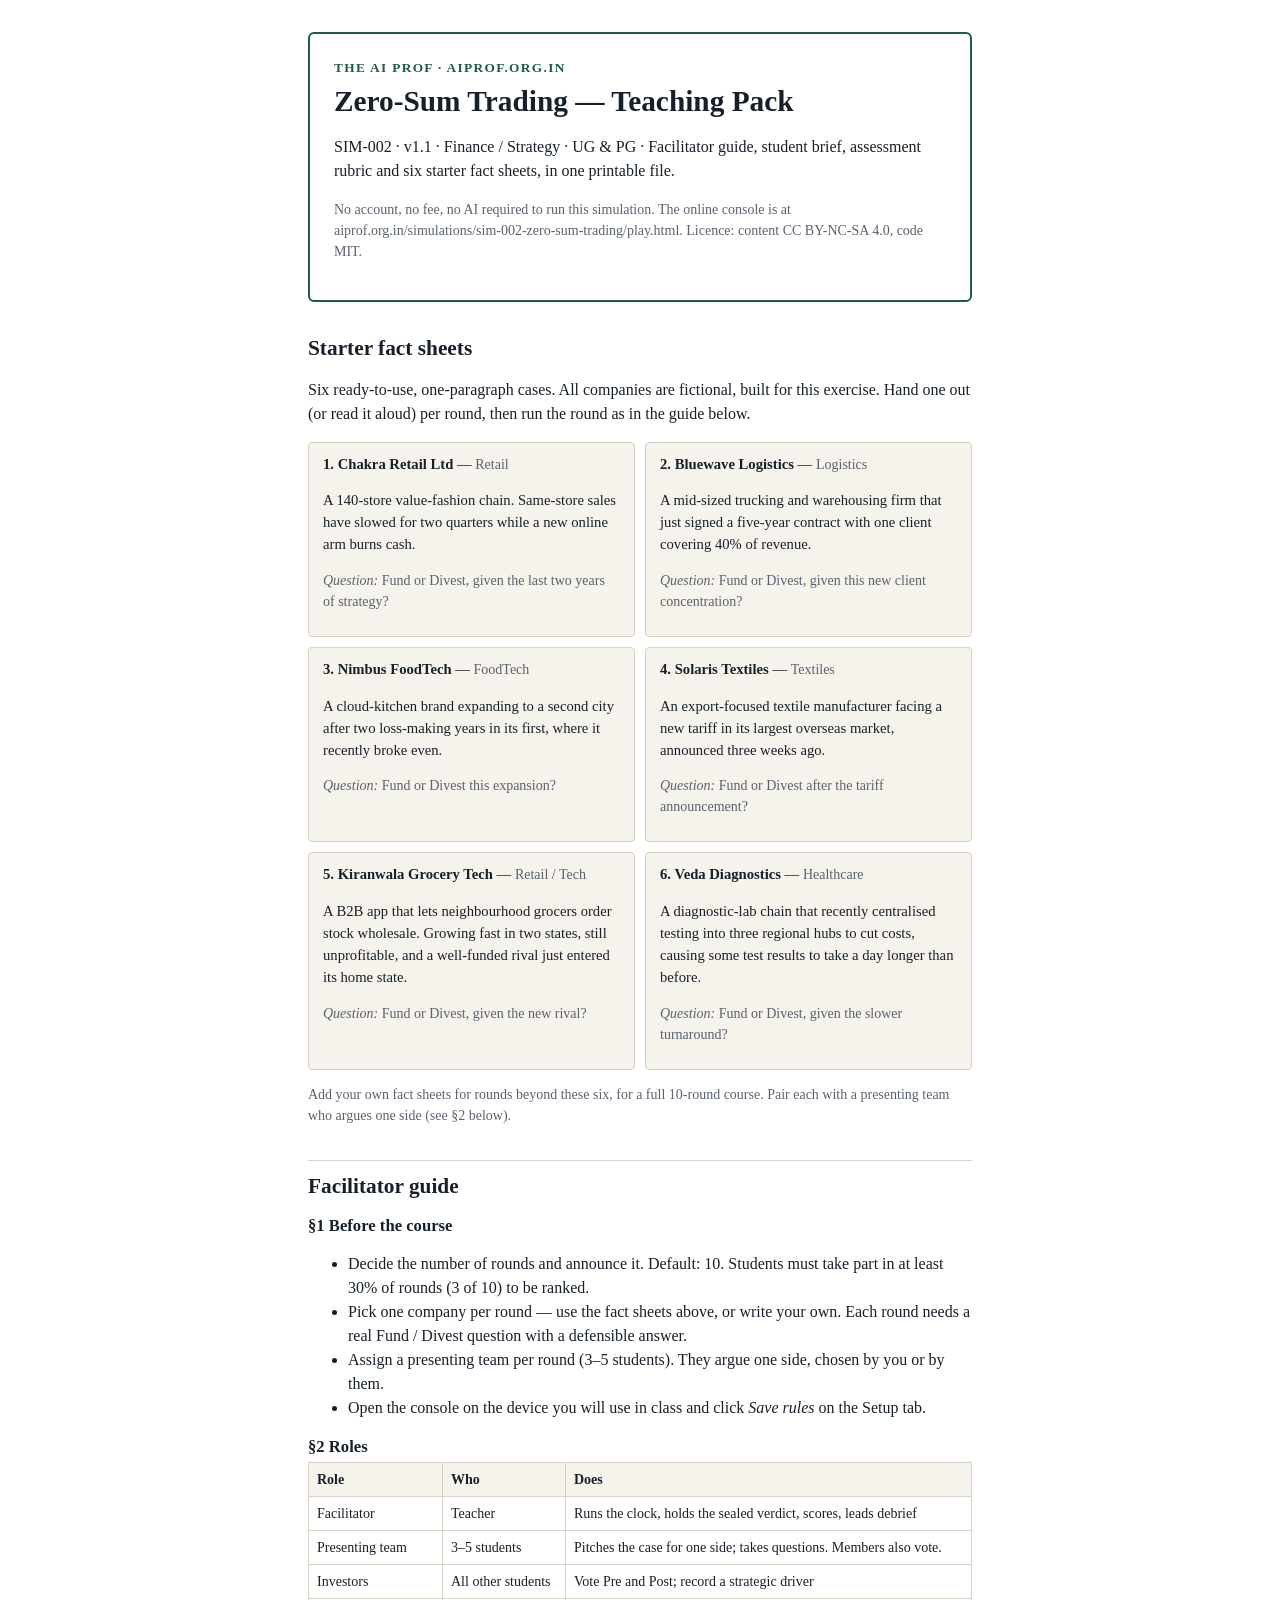
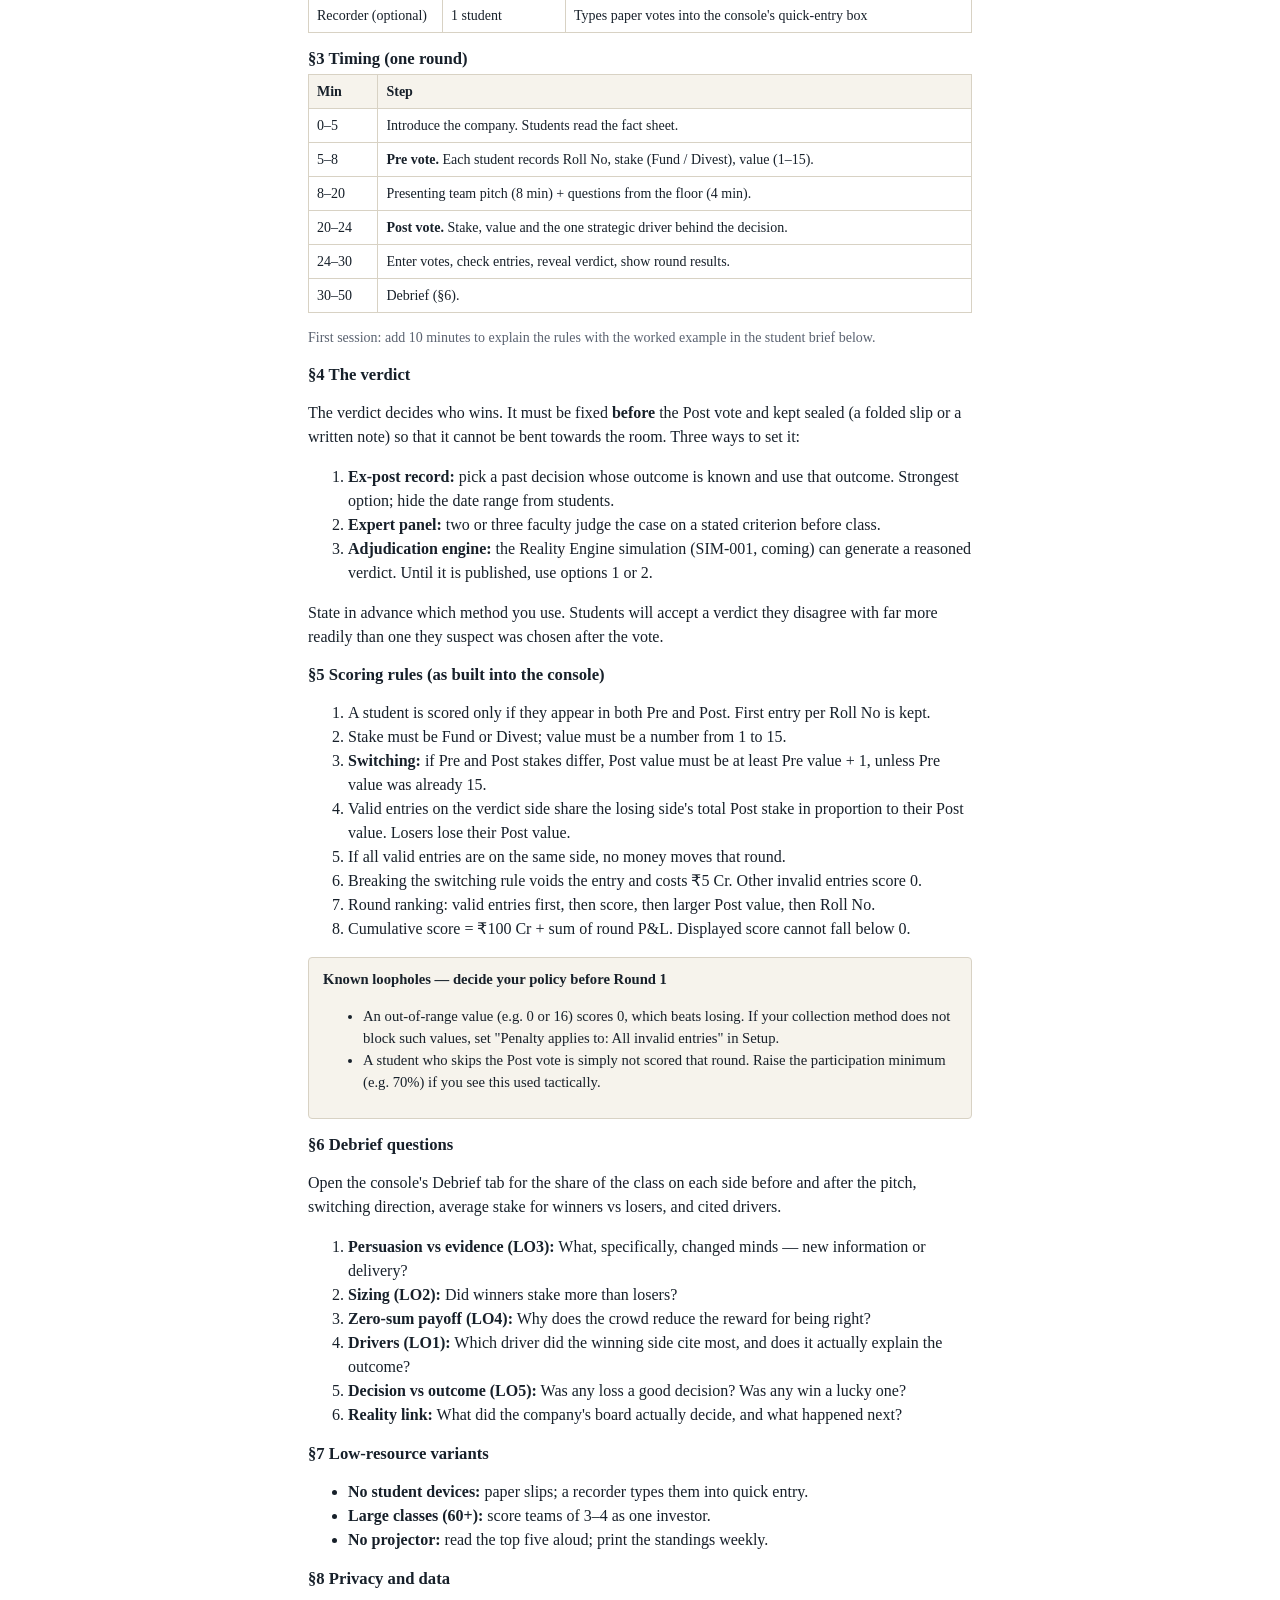
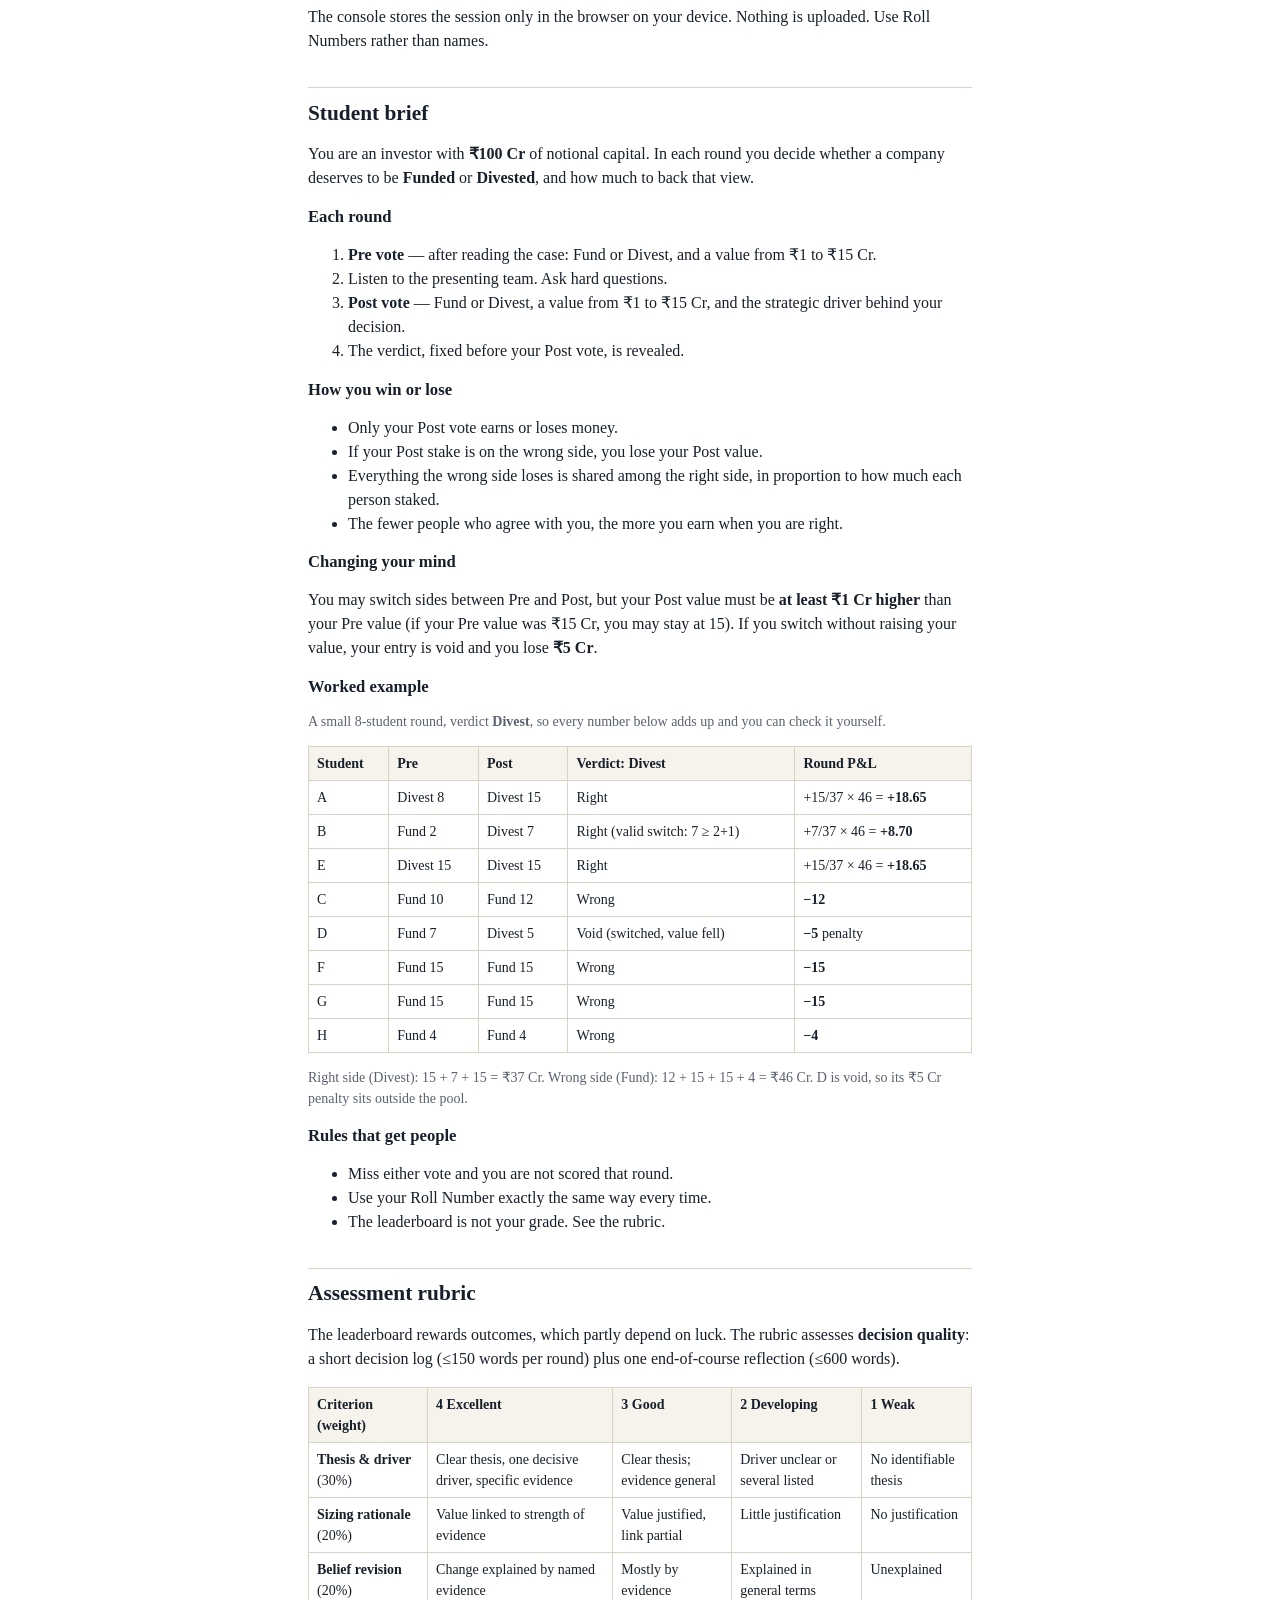
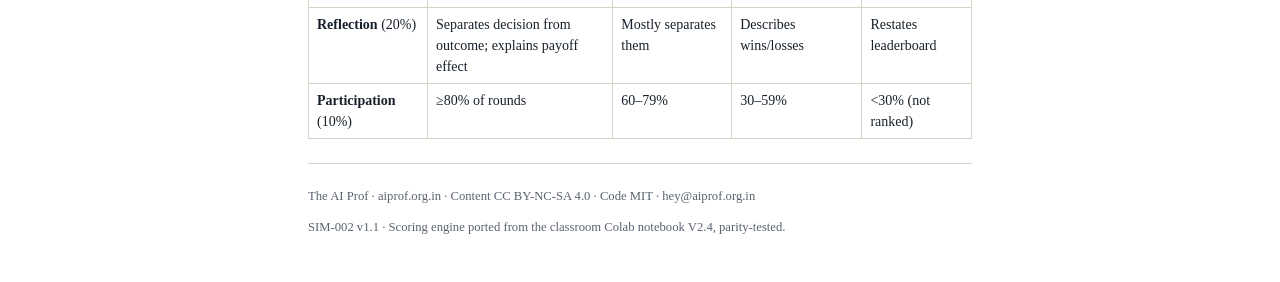
<file: teaching-pack.html>
<!doctype html>
<html lang="en">
<head>
<meta charset="utf-8">
<title>Zero-Sum Trading — Teaching Pack</title>
<style>
:root{--paper:#F6F3EC;--ink:#17202A;--ledger:#1E5A47;--marigold:#E39B2D;--card:#FFFFFF;--muted:#5A6270;--rule:#D8D2C4}
*{box-sizing:border-box}
body{margin:0;background:#fff;color:var(--ink);font:12pt/1.5 Georgia,"Times New Roman",serif}
h1,h2,h3{font-family:"Iowan Old Style","Charter","Georgia",serif;line-height:1.2}
h1{font-size:22pt;margin:.2em 0 .1em}
h2{font-size:16pt;margin:1.6em 0 .4em;padding-top:.6em;border-top:1px solid var(--rule)}
h2:first-of-type{border-top:0;padding-top:0}
h3{font-size:12.5pt;margin:1em 0 .3em}
main{max-width:720px;margin:0 auto;padding:32px 28px}
.meta{color:var(--muted);font-size:10.5pt}
.box{background:var(--paper);border:1px solid var(--rule);border-radius:4px;padding:10px 14px;margin:10px 0;font-size:11pt}
.tbl{overflow-x:auto}
table{border-collapse:collapse;width:100%;font-size:10.5pt;background:#fff}
th,td{border:1px solid var(--rule);padding:6px 8px;text-align:left;vertical-align:top}
th{background:var(--paper)}
a{color:var(--ledger);text-decoration:none}
.cover{border:2px solid var(--ledger);border-radius:6px;padding:24px;margin-bottom:24px}
.cover .kicker{margin:0;font-size:10pt;letter-spacing:.1em;text-transform:uppercase;color:var(--ledger);font-weight:700}
.factsheet-grid{display:grid;grid-template-columns:1fr 1fr;gap:10px}
.factsheet-grid .box{margin:0}
footer{border-top:1px solid var(--rule);margin-top:24px;padding-top:10px;font-size:9.5pt;color:var(--muted)}
</style>
</head>
<body>
<main>

<div class="cover">
  <p class="kicker">The AI Prof · aiprof.org.in</p>
  <h1>Zero-Sum Trading — Teaching Pack</h1>
  <p>SIM-002 · v1.1 · Finance / Strategy · UG &amp; PG · Facilitator guide, student brief, assessment rubric and six starter fact sheets, in one printable file.</p>
  <p class="meta">No account, no fee, no AI required to run this simulation. The online console is at aiprof.org.in/simulations/sim-002-zero-sum-trading/play.html. Licence: content CC BY-NC-SA 4.0, code MIT.</p>
</div>

<!-- ============ FACT SHEETS ============ -->
<h2 id="factsheets">Starter fact sheets</h2>
<p>Six ready-to-use, one-paragraph cases. All companies are fictional, built for this exercise. Hand one out (or read it aloud) per round, then run the round as in the guide below.</p>
<div class="factsheet-grid">
  <div class="box"><strong>1. Chakra Retail Ltd</strong> — <span class="meta">Retail</span>
    <p>A 140-store value-fashion chain. Same-store sales have slowed for two quarters while a new online arm burns cash.</p>
    <p class="meta"><em>Question:</em> Fund or Divest, given the last two years of strategy?</p></div>
  <div class="box"><strong>2. Bluewave Logistics</strong> — <span class="meta">Logistics</span>
    <p>A mid-sized trucking and warehousing firm that just signed a five-year contract with one client covering 40% of revenue.</p>
    <p class="meta"><em>Question:</em> Fund or Divest, given this new client concentration?</p></div>
  <div class="box"><strong>3. Nimbus FoodTech</strong> — <span class="meta">FoodTech</span>
    <p>A cloud-kitchen brand expanding to a second city after two loss-making years in its first, where it recently broke even.</p>
    <p class="meta"><em>Question:</em> Fund or Divest this expansion?</p></div>
  <div class="box"><strong>4. Solaris Textiles</strong> — <span class="meta">Textiles</span>
    <p>An export-focused textile manufacturer facing a new tariff in its largest overseas market, announced three weeks ago.</p>
    <p class="meta"><em>Question:</em> Fund or Divest after the tariff announcement?</p></div>
  <div class="box"><strong>5. Kiranwala Grocery Tech</strong> — <span class="meta">Retail / Tech</span>
    <p>A B2B app that lets neighbourhood grocers order stock wholesale. Growing fast in two states, still unprofitable, and a well-funded rival just entered its home state.</p>
    <p class="meta"><em>Question:</em> Fund or Divest, given the new rival?</p></div>
  <div class="box"><strong>6. Veda Diagnostics</strong> — <span class="meta">Healthcare</span>
    <p>A diagnostic-lab chain that recently centralised testing into three regional hubs to cut costs, causing some test results to take a day longer than before.</p>
    <p class="meta"><em>Question:</em> Fund or Divest, given the slower turnaround?</p></div>
</div>
<p class="meta">Add your own fact sheets for rounds beyond these six, for a full 10-round course. Pair each with a presenting team who argues one side (see §2 below).</p>

<!-- ============ FACILITATOR GUIDE ============ -->
<h2 id="guide">Facilitator guide</h2>

<h3>§1 Before the course</h3>
<ul>
  <li>Decide the number of rounds and announce it. Default: 10. Students must take part in at least 30% of rounds (3 of 10) to be ranked.</li>
  <li>Pick one company per round — use the fact sheets above, or write your own. Each round needs a real Fund / Divest question with a defensible answer.</li>
  <li>Assign a presenting team per round (3–5 students). They argue one side, chosen by you or by them.</li>
  <li>Open the console on the device you will use in class and click <em>Save rules</em> on the Setup tab.</li>
</ul>

<h3>§2 Roles</h3>
<div class="tbl"><table>
<tr><th>Role</th><th>Who</th><th>Does</th></tr>
<tr><td>Facilitator</td><td>Teacher</td><td>Runs the clock, holds the sealed verdict, scores, leads debrief</td></tr>
<tr><td>Presenting team</td><td>3–5 students</td><td>Pitches the case for one side; takes questions. Members also vote.</td></tr>
<tr><td>Investors</td><td>All other students</td><td>Vote Pre and Post; record a strategic driver</td></tr>
<tr><td>Recorder (optional)</td><td>1 student</td><td>Types paper votes into the console's quick-entry box</td></tr>
</table></div>

<h3>§3 Timing (one round)</h3>
<div class="tbl"><table>
<tr><th>Min</th><th>Step</th></tr>
<tr><td>0–5</td><td>Introduce the company. Students read the fact sheet.</td></tr>
<tr><td>5–8</td><td><strong>Pre vote.</strong> Each student records Roll No, stake (Fund / Divest), value (1–15).</td></tr>
<tr><td>8–20</td><td>Presenting team pitch (8 min) + questions from the floor (4 min).</td></tr>
<tr><td>20–24</td><td><strong>Post vote.</strong> Stake, value and the one strategic driver behind the decision.</td></tr>
<tr><td>24–30</td><td>Enter votes, check entries, reveal verdict, show round results.</td></tr>
<tr><td>30–50</td><td>Debrief (§6).</td></tr>
</table></div>
<p class="meta">First session: add 10 minutes to explain the rules with the worked example in the student brief below.</p>

<h3>§4 The verdict</h3>
<p>The verdict decides who wins. It must be fixed <strong>before</strong> the Post vote and kept sealed (a folded slip or a written note) so that it cannot be bent towards the room. Three ways to set it:</p>
<ol>
  <li><strong>Ex-post record:</strong> pick a past decision whose outcome is known and use that outcome. Strongest option; hide the date range from students.</li>
  <li><strong>Expert panel:</strong> two or three faculty judge the case on a stated criterion before class.</li>
  <li><strong>Adjudication engine:</strong> the Reality Engine simulation (SIM-001, coming) can generate a reasoned verdict. Until it is published, use options 1 or 2.</li>
</ol>
<p>State in advance which method you use. Students will accept a verdict they disagree with far more readily than one they suspect was chosen after the vote.</p>

<h3>§5 Scoring rules (as built into the console)</h3>
<ol>
  <li>A student is scored only if they appear in both Pre and Post. First entry per Roll No is kept.</li>
  <li>Stake must be Fund or Divest; value must be a number from 1 to 15.</li>
  <li><strong>Switching:</strong> if Pre and Post stakes differ, Post value must be at least Pre value + 1, unless Pre value was already 15.</li>
  <li>Valid entries on the verdict side share the losing side's total Post stake in proportion to their Post value. Losers lose their Post value.</li>
  <li>If all valid entries are on the same side, no money moves that round.</li>
  <li>Breaking the switching rule voids the entry and costs ₹5 Cr. Other invalid entries score 0.</li>
  <li>Round ranking: valid entries first, then score, then larger Post value, then Roll No.</li>
  <li>Cumulative score = ₹100 Cr + sum of round P&amp;L. Displayed score cannot fall below 0.</li>
</ol>
<div class="box">
  <strong>Known loopholes — decide your policy before Round 1</strong>
  <ul>
    <li>An out-of-range value (e.g. 0 or 16) scores 0, which beats losing. If your collection method does not block such values, set "Penalty applies to: All invalid entries" in Setup.</li>
    <li>A student who skips the Post vote is simply not scored that round. Raise the participation minimum (e.g. 70%) if you see this used tactically.</li>
  </ul>
</div>

<h3>§6 Debrief questions</h3>
<p>Open the console's Debrief tab for the share of the class on each side before and after the pitch, switching direction, average stake for winners vs losers, and cited drivers.</p>
<ol>
  <li><strong>Persuasion vs evidence (LO3):</strong> What, specifically, changed minds — new information or delivery?</li>
  <li><strong>Sizing (LO2):</strong> Did winners stake more than losers?</li>
  <li><strong>Zero-sum payoff (LO4):</strong> Why does the crowd reduce the reward for being right?</li>
  <li><strong>Drivers (LO1):</strong> Which driver did the winning side cite most, and does it actually explain the outcome?</li>
  <li><strong>Decision vs outcome (LO5):</strong> Was any loss a good decision? Was any win a lucky one?</li>
  <li><strong>Reality link:</strong> What did the company's board actually decide, and what happened next?</li>
</ol>

<h3>§7 Low-resource variants</h3>
<ul>
  <li><strong>No student devices:</strong> paper slips; a recorder types them into quick entry.</li>
  <li><strong>Large classes (60+):</strong> score teams of 3–4 as one investor.</li>
  <li><strong>No projector:</strong> read the top five aloud; print the standings weekly.</li>
</ul>

<h3>§8 Privacy and data</h3>
<p>The console stores the session only in the browser on your device. Nothing is uploaded. Use Roll Numbers rather than names.</p>

<!-- ============ STUDENT BRIEF ============ -->
<h2 id="brief">Student brief</h2>
<p>You are an investor with <strong>₹100 Cr</strong> of notional capital. In each round you decide whether a company deserves to be <strong>Funded</strong> or <strong>Divested</strong>, and how much to back that view.</p>
<h3>Each round</h3>
<ol>
  <li><strong>Pre vote</strong> — after reading the case: Fund or Divest, and a value from ₹1 to ₹15 Cr.</li>
  <li>Listen to the presenting team. Ask hard questions.</li>
  <li><strong>Post vote</strong> — Fund or Divest, a value from ₹1 to ₹15 Cr, and the strategic driver behind your decision.</li>
  <li>The verdict, fixed before your Post vote, is revealed.</li>
</ol>
<h3>How you win or lose</h3>
<ul>
  <li>Only your Post vote earns or loses money.</li>
  <li>If your Post stake is on the wrong side, you lose your Post value.</li>
  <li>Everything the wrong side loses is shared among the right side, in proportion to how much each person staked.</li>
  <li>The fewer people who agree with you, the more you earn when you are right.</li>
</ul>
<h3>Changing your mind</h3>
<p>You may switch sides between Pre and Post, but your Post value must be <strong>at least ₹1 Cr higher</strong> than your Pre value (if your Pre value was ₹15 Cr, you may stay at 15). If you switch without raising your value, your entry is void and you lose <strong>₹5 Cr</strong>.</p>
<h3>Worked example</h3>
<p class="meta">A small 8-student round, verdict <strong>Divest</strong>, so every number below adds up and you can check it yourself.</p>
<div class="tbl"><table>
<tr><th>Student</th><th>Pre</th><th>Post</th><th>Verdict: Divest</th><th>Round P&amp;L</th></tr>
<tr><td>A</td><td>Divest 8</td><td>Divest 15</td><td>Right</td><td>+15/37 × 46 = <strong>+18.65</strong></td></tr>
<tr><td>B</td><td>Fund 2</td><td>Divest 7</td><td>Right (valid switch: 7 ≥ 2+1)</td><td>+7/37 × 46 = <strong>+8.70</strong></td></tr>
<tr><td>E</td><td>Divest 15</td><td>Divest 15</td><td>Right</td><td>+15/37 × 46 = <strong>+18.65</strong></td></tr>
<tr><td>C</td><td>Fund 10</td><td>Fund 12</td><td>Wrong</td><td><strong>−12</strong></td></tr>
<tr><td>D</td><td>Fund 7</td><td>Divest 5</td><td>Void (switched, value fell)</td><td><strong>−5</strong> penalty</td></tr>
<tr><td>F</td><td>Fund 15</td><td>Fund 15</td><td>Wrong</td><td><strong>−15</strong></td></tr>
<tr><td>G</td><td>Fund 15</td><td>Fund 15</td><td>Wrong</td><td><strong>−15</strong></td></tr>
<tr><td>H</td><td>Fund 4</td><td>Fund 4</td><td>Wrong</td><td><strong>−4</strong></td></tr>
</table></div>
<p class="meta">Right side (Divest): 15 + 7 + 15 = ₹37 Cr. Wrong side (Fund): 12 + 15 + 15 + 4 = ₹46 Cr. D is void, so its ₹5 Cr penalty sits outside the pool.</p>
<h3>Rules that get people</h3>
<ul>
  <li>Miss either vote and you are not scored that round.</li>
  <li>Use your Roll Number exactly the same way every time.</li>
  <li>The leaderboard is not your grade. See the rubric.</li>
</ul>

<!-- ============ RUBRIC ============ -->
<h2 id="rubric">Assessment rubric</h2>
<p>The leaderboard rewards outcomes, which partly depend on luck. The rubric assesses <strong>decision quality</strong>: a short decision log (≤150 words per round) plus one end-of-course reflection (≤600 words).</p>
<div class="tbl"><table>
<tr><th>Criterion (weight)</th><th>4 Excellent</th><th>3 Good</th><th>2 Developing</th><th>1 Weak</th></tr>
<tr><td><strong>Thesis &amp; driver</strong> (30%)</td><td>Clear thesis, one decisive driver, specific evidence</td><td>Clear thesis; evidence general</td><td>Driver unclear or several listed</td><td>No identifiable thesis</td></tr>
<tr><td><strong>Sizing rationale</strong> (20%)</td><td>Value linked to strength of evidence</td><td>Value justified, link partial</td><td>Little justification</td><td>No justification</td></tr>
<tr><td><strong>Belief revision</strong> (20%)</td><td>Change explained by named evidence</td><td>Mostly by evidence</td><td>Explained in general terms</td><td>Unexplained</td></tr>
<tr><td><strong>Reflection</strong> (20%)</td><td>Separates decision from outcome; explains payoff effect</td><td>Mostly separates them</td><td>Describes wins/losses</td><td>Restates leaderboard</td></tr>
<tr><td><strong>Participation</strong> (10%)</td><td>≥80% of rounds</td><td>60–79%</td><td>30–59%</td><td>&lt;30% (not ranked)</td></tr>
</table></div>

<footer>
<p>The AI Prof · aiprof.org.in · Content CC BY-NC-SA 4.0 · Code MIT · hey@aiprof.org.in</p>
<p>SIM-002 v1.1 · Scoring engine ported from the classroom Colab notebook V2.4, parity-tested.</p>
</footer>
</main>
</body>
</html>
</file>
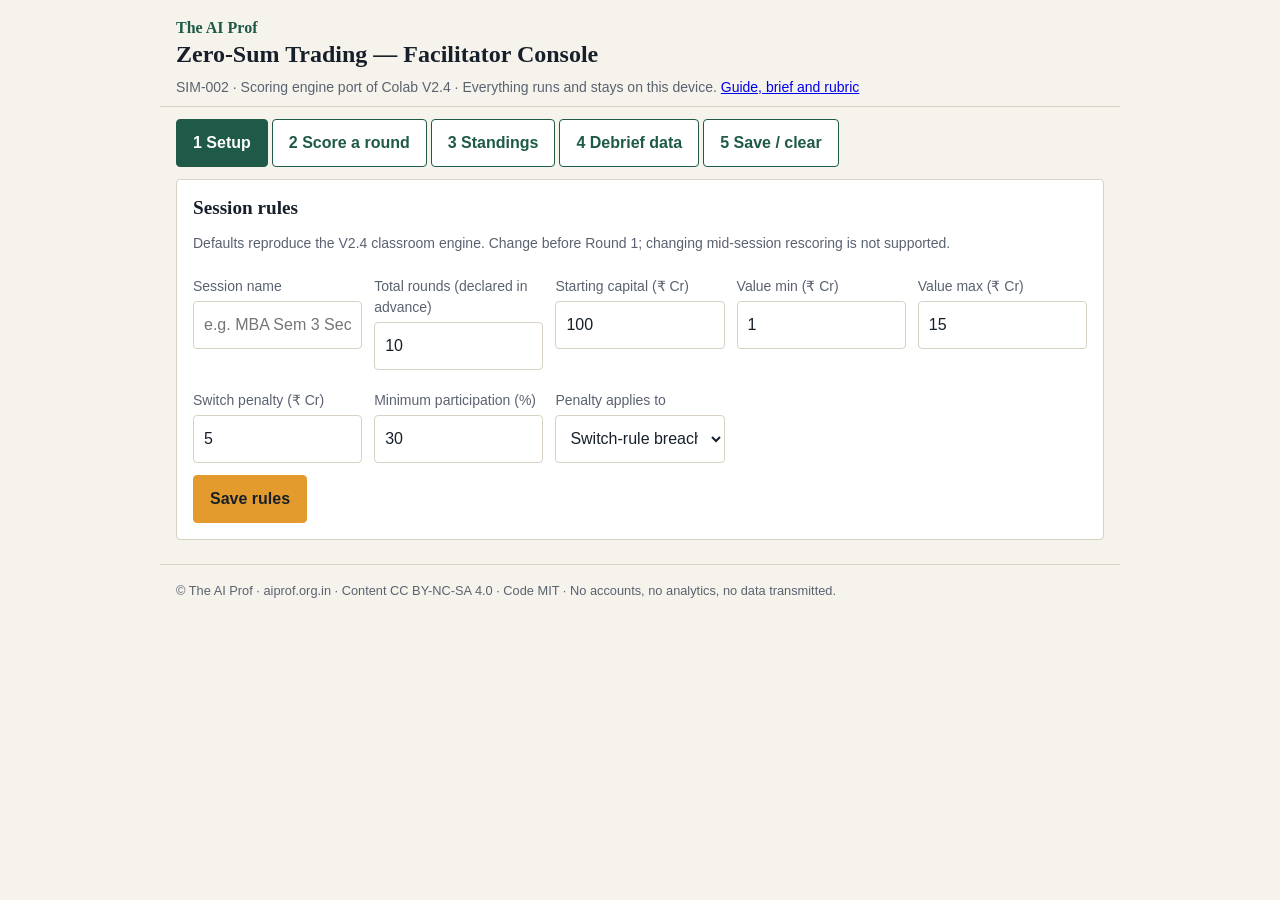
<file: simulations/sim-002-zero-sum-trading/play.html>
<!doctype html>
<html lang="en">
<head>
<meta charset="utf-8">
<meta name="viewport" content="width=device-width, initial-scale=1">
<title>Zero-Sum Trading — Facilitator Console</title>
<meta name="description" content="SIM-002 scoring console. Runs fully in the browser; no data leaves this device.">
<style>
:root{--paper:#F6F3EC;--ink:#17202A;--ledger:#1E5A47;--marigold:#E39B2D;--card:#FFFFFF;--muted:#5A6270;--rule:#D8D2C4;--bad:#9B2C2C;--good:#1E5A47}
*{box-sizing:border-box}
body{margin:0;background:var(--paper);color:var(--ink);font:16px/1.5 -apple-system,BlinkMacSystemFont,"Segoe UI",Roboto,"Noto Sans","Noto Sans Devanagari","Noto Sans Kannada",sans-serif}
h1,h2,h3{font-family:"Iowan Old Style","Charter","Georgia",serif;line-height:1.2;margin:0 0 .5rem}
h1{font-size:1.5rem}h2{font-size:1.2rem}h3{font-size:1rem}
header,main{max-width:960px;margin:0 auto;padding:0 16px}
header{padding-top:16px;padding-bottom:8px;border-bottom:1px solid var(--rule)}
.wm{font-family:"Iowan Old Style","Charter","Georgia",serif;font-weight:700;color:var(--ledger);text-decoration:none}
.sub{color:var(--muted);font-size:.875rem;margin:.25rem 0 0}
nav.tabs{display:flex;gap:4px;overflow-x:auto;margin:12px 0}
nav.tabs button{flex:0 0 auto}
section.card{background:var(--card);border:1px solid var(--rule);border-radius:4px;padding:16px;margin:12px 0}
label{display:block;font-size:.875rem;color:var(--muted);margin:.5rem 0 .25rem}
input,select,textarea{width:100%;min-height:48px;padding:10px;border:1px solid var(--rule);border-radius:4px;font:inherit;background:#fff;color:var(--ink)}
textarea{min-height:140px;font-family:ui-monospace,Menlo,Consolas,monospace;font-size:.875rem}
.grid{display:grid;grid-template-columns:repeat(auto-fit,minmax(160px,1fr));gap:12px}
button{min-height:48px;padding:0 16px;border-radius:4px;border:1px solid var(--ledger);background:#fff;color:var(--ledger);font:inherit;font-weight:600;cursor:pointer}
button.primary{background:var(--marigold);border-color:var(--marigold);color:var(--ink)}
button.sel{background:var(--ledger);color:#fff}
button:disabled{opacity:.45;cursor:not-allowed}
.row{display:flex;flex-wrap:wrap;gap:8px;margin-top:12px}
.tbl{overflow-x:auto;border:1px solid var(--rule);border-radius:4px;margin-top:12px}
table{border-collapse:collapse;width:100%;font-size:.875rem}
th,td{padding:8px;border-bottom:1px solid var(--rule);text-align:left;white-space:nowrap}
th{background:var(--paper);font-weight:600}
td.num,th.num{text-align:right;font-variant-numeric:tabular-nums}
.pos{color:var(--good)}.neg{color:var(--bad)}
.note{font-size:.875rem;color:var(--muted)}
.msg{padding:10px 12px;border-left:4px solid var(--ledger);background:var(--paper);margin-top:12px;font-size:.9rem}
.msg.err{border-color:var(--bad)}
.kpi{display:grid;grid-template-columns:repeat(auto-fit,minmax(140px,1fr));gap:8px;margin-top:12px}
.kpi div{border:1px solid var(--rule);border-radius:4px;padding:8px}
.kpi b{display:block;font-size:1.25rem;font-variant-numeric:tabular-nums}
.hidden{display:none}
footer{max-width:960px;margin:24px auto;padding:16px;border-top:1px solid var(--rule);font-size:.8rem;color:var(--muted)}
@media print{nav.tabs,.row,textarea,input,select,button,.noprint{display:none!important}section.card{border:none;padding:0}body{background:#fff}}
</style>
</head>
<body>
<header>
  <a class="wm" href="../../">The AI Prof</a>
  <h1>Zero-Sum Trading — Facilitator Console</h1>
  <p class="sub">SIM-002 · Scoring engine port of Colab V2.4 · Everything runs and stays on this device. <a href="./">Guide, brief and rubric</a></p>
</header>
<main>
<nav class="tabs" role="tablist">
  <button data-tab="setup" class="sel">1 Setup</button>
  <button data-tab="round">2 Score a round</button>
  <button data-tab="standings">3 Standings</button>
  <button data-tab="debrief">4 Debrief data</button>
  <button data-tab="data">5 Save / clear</button>
</nav>

<!-- SETUP -->
<section class="card" id="tab-setup">
  <h2>Session rules</h2>
  <p class="note">Defaults reproduce the V2.4 classroom engine. Change before Round 1; changing mid-session rescoring is not supported.</p>
  <div class="grid">
    <div><label for="cfgName">Session name</label><input id="cfgName" placeholder="e.g. MBA Sem 3 Section A"></div>
    <div><label for="cfgRounds">Total rounds (declared in advance)</label><input id="cfgRounds" type="number" min="1" value="10"></div>
    <div><label for="cfgCap">Starting capital (₹ Cr)</label><input id="cfgCap" type="number" value="100"></div>
    <div><label for="cfgMin">Value min (₹ Cr)</label><input id="cfgMin" type="number" value="1"></div>
    <div><label for="cfgMax">Value max (₹ Cr)</label><input id="cfgMax" type="number" value="15"></div>
    <div><label for="cfgPen">Switch penalty (₹ Cr)</label><input id="cfgPen" type="number" value="5"></div>
    <div><label for="cfgPart">Minimum participation (%)</label><input id="cfgPart" type="number" value="30"></div>
    <div><label for="cfgPenAll">Penalty applies to</label>
      <select id="cfgPenAll"><option value="0">Switch-rule breaches only (V2.4)</option><option value="1">All invalid entries</option></select></div>
  </div>
  <div class="row"><button id="saveCfg" class="primary">Save rules</button></div>
  <div id="cfgMsg"></div>
</section>

<!-- ROUND -->
<section class="card hidden" id="tab-round">
  <h2>Score a round</h2>
  <div class="grid">
    <div><label for="rId">Round ID (company / case)</label><input id="rId" placeholder="e.g. Reliance"></div>
    <div><label for="rTeam">Presenting team</label><input id="rTeam" placeholder="optional"></div>
  </div>
  <h3 style="margin-top:16px">Entries</h3>
  <p class="note">Either paste quick-entry lines, or load the Pre and Post CSVs exported from your own form or sheet. Header names follow the V2.4 sheets.</p>
  <div class="row noprint">
    <button data-mode="quick" class="sel" id="mQuick">Quick entry</button>
    <button data-mode="csv" id="mCsv">Pre + Post CSV</button>
    <button id="tplBtn">Download CSV templates</button>
  </div>
  <div id="quickBox">
    <label for="quick">One student per line: roll, pre stake, pre value, post stake, post value, driver (optional). Leave post blank if the student did not vote post.</label>
    <textarea id="quick" placeholder="23014, Divest, 8, Divest, 15, Strong alignment with target consumer behaviour&#10;23284, Fund, 4, Fund, 2"></textarea>
  </div>
  <div id="csvBox" class="hidden">
    <label for="preFile">Pre CSV (Roll No, Team, Stake, Value)</label><input id="preFile" type="file" accept=".csv,text/csv">
    <label for="postFile">Post CSV (Roll No, Presenting Team, Stake, Value, Strategic Driver)</label><input id="postFile" type="file" accept=".csv,text/csv">
    <p class="note">Excel / Google Sheets: File → Download / Save as → CSV, one file per sheet.</p>
  </div>
  <div class="row"><button id="validateBtn">Check entries</button></div>
  <div id="valOut"></div>
  <div id="verdictBox" class="hidden">
    <h3 style="margin-top:16px">Reveal verdict</h3>
    <p class="note">Use the verdict sealed before the Post vote (see guide §4).</p>
    <div class="row"><button data-v="Fund" class="vbtn">Verdict: Fund</button><button data-v="Divest" class="vbtn">Verdict: Divest</button></div>
  </div>
  <div id="roundOut"></div>
  <div class="row hidden" id="commitRow"><button id="commitBtn" class="primary">Add round to standings</button><button id="roundCsv">Download round CSV</button></div>
</section>

<!-- STANDINGS -->
<section class="card hidden" id="tab-standings">
  <h2>Cumulative standings</h2>
  <div id="standOut"></div>
  <div class="row"><button id="standCsv">Download standings CSV</button><button onclick="window.print()">Print</button></div>
</section>

<!-- DEBRIEF -->
<section class="card hidden" id="tab-debrief">
  <h2>Debrief data</h2>
  <label for="dbSel">Round</label><select id="dbSel"></select>
  <div id="dbOut"></div>
</section>

<!-- DATA -->
<section class="card hidden" id="tab-data">
  <h2>Save / clear</h2>
  <p class="note">The session is kept in this browser only (localStorage). It never leaves the device. Back it up to a file before switching devices or clearing the browser.</p>
  <div class="row">
    <button id="exportJson">Download session backup</button>
    <label class="note" style="margin:0;align-self:center" for="importJson">Restore backup:</label>
    <input id="importJson" type="file" accept=".json,application/json" style="max-width:280px">
  </div>
  <div class="row"><button id="undoRound">Remove last round</button><button id="clearAll">Clear all session data</button></div>
  <div id="dataMsg"></div>
</section>
</main>
<footer>
  © The AI Prof · aiprof.org.in · Content CC BY-NC-SA 4.0 · Code MIT · No accounts, no analytics, no data transmitted.
</footer>

<!-- ENGINE: pure functions, no DOM. Mirrors Colab V2.4 cell by cell. -->
<script id="engine">
(function (root) {
  'use strict';
  var STANCES = ['Fund', 'Divest'];
  var DEFAULTS = { totalRounds: 10, startCapital: 100, vMin: 1, vMax: 15, penalty: 5, partMin: 0.30, penaltyAllInvalid: false };

  function norm(s) { return String(s == null ? '' : s).trim(); }
  function num(v) { var s = norm(v); if (s === '') return NaN; var n = Number(s); return isFinite(n) ? n : NaN; }
  function stance(v) { // V2.4 is exact-match after strip; we also accept case variants
    var s = norm(v); for (var i = 0; i < STANCES.length; i++) if (s.toLowerCase() === STANCES[i].toLowerCase()) return STANCES[i];
    return s;
  }

  // RFC-4180-ish CSV parser (quotes, commas, CRLF)
  function parseCSV(text) {
    var rows = [], row = [], f = '', q = false, i, c;
    text = String(text).replace(/^\uFEFF/, '');
    for (i = 0; i < text.length; i++) {
      c = text[i];
      if (q) { if (c === '"') { if (text[i + 1] === '"') { f += '"'; i++; } else q = false; } else f += c; }
      else if (c === '"') q = true;
      else if (c === ',') { row.push(f); f = ''; }
      else if (c === '\n' || c === '\r') { if (c === '\r' && text[i + 1] === '\n') i++; row.push(f); rows.push(row); row = []; f = ''; }
      else f += c;
    }
    if (f !== '' || row.length) { row.push(f); rows.push(row); }
    return rows.filter(function (r) { return r.some(function (x) { return norm(x) !== ''; }); });
  }

  function findCol(headers, preds) {
    var h = headers.map(function (x) { return norm(x).toLowerCase(); });
    for (var p = 0; p < preds.length; p++) for (var i = 0; i < h.length; i++) if (preds[p](h[i])) return i;
    return -1;
  }
  var eq = function (s) { return function (h) { return h === s; }; };
  var starts = function (s) { return function (h) { return h.indexOf(s) === 0; }; };
  var has = function (s) { return function (h) { return h.indexOf(s) !== -1; }; };

  // Cell 3: load sheets -> records; keep FIRST entry per roll number
  function sheetToRecords(text, kind) {
    var rows = parseCSV(text); if (!rows.length) throw new Error(kind + ' file is empty.');
    var H = rows[0];
    var ci = {
      roll: findCol(H, [eq('roll no'), starts('roll')]),
      team: findCol(H, kind === 'Pre' ? [eq('team')] : [eq('presenting team'), has('team')]),
      stake: findCol(H, [eq('stake')]),
      value: findCol(H, [eq('value')]),
      driver: kind === 'Post' ? findCol(H, [starts('select the primary strategic driver'), has('strategic driver'), has('driver')]) : -1
    };
    ['roll', 'stake', 'value'].forEach(function (k) { if (ci[k] < 0) throw new Error(kind + ' file: column "' + ({ roll: 'Roll No', stake: 'Stake', value: 'Value' })[k] + '" not found.'); });
    var seen = {}, out = [];
    rows.slice(1).forEach(function (r) {
      var roll = norm(r[ci.roll]); if (!roll || seen[roll]) return; seen[roll] = 1;
      out.push({ roll: roll, team: ci.team >= 0 ? norm(r[ci.team]) : '', stake: stance(r[ci.stake]), value: num(r[ci.value]), driver: ci.driver >= 0 ? norm(r[ci.driver]) : '' });
    });
    return out;
  }

  // Quick entry: roll, preStake, preValue, postStake, postValue, driver...
  function quickToSheets(text) {
    var pre = [], post = [], seenPre = {}, seenPost = {};
    parseCSV(text).forEach(function (r) {
      var roll = norm(r[0]); if (!roll || /^roll/i.test(roll)) return;
      if (!seenPre[roll] && (norm(r[1]) || norm(r[2]))) { seenPre[roll] = 1; pre.push({ roll: roll, team: '', stake: stance(r[1]), value: num(r[2]), driver: '' }); }
      if (!seenPost[roll] && (norm(r[3]) || norm(r[4]))) { seenPost[roll] = 1; post.push({ roll: roll, team: '', stake: stance(r[3]), value: num(r[4]), driver: norm(r.slice(5).join(',')) }); }
    });
    return { pre: pre, post: post };
  }

  // Cells 4-5: inner join + validity
  function joinAndValidate(pre, post, cfg) {
    cfg = Object.assign({}, DEFAULTS, cfg || {});
    var postBy = {}; post.forEach(function (p) { postBy[p.roll] = p; });
    var preBy = {}; pre.forEach(function (p) { preBy[p.roll] = p; });
    var rows = [], onlyPre = [], onlyPost = [];
    pre.forEach(function (a) {
      var b = postBy[a.roll]; if (!b) { onlyPre.push(a.roll); return; }
      var reasons = [];
      if (STANCES.indexOf(a.stake) < 0) reasons.push('INVALID_PRE_STAKE: ' + a.stake);
      if (STANCES.indexOf(b.stake) < 0) reasons.push('INVALID_POST_STAKE: ' + b.stake);
      if (isNaN(a.value) || a.value < cfg.vMin || a.value > cfg.vMax) reasons.push('PRE_INV_OUT_OF_RANGE');
      if (isNaN(b.value) || b.value < cfg.vMin || b.value > cfg.vMax) reasons.push('POST_INV_OUT_OF_RANGE');
      if (!reasons.length && a.stake !== b.stake && a.value < cfg.vMax && b.value < a.value + 1) reasons.push('STAKE_CHANGE_INV_INSUFFICIENT');
      rows.push({ roll: a.roll, teamPre: a.team, team: b.team, stakePre: a.stake, invPre: a.value, stakePost: b.stake, invPost: b.value, driver: b.driver, valid: reasons.length === 0, reasons: reasons });
    });
    post.forEach(function (b) { if (!preBy[b.roll]) onlyPost.push(b.roll); });
    return { rows: rows, onlyPre: onlyPre, onlyPost: onlyPost };
  }

  // Cells 6-7: zero-sum (parimutuel) redistribution, penalties, ranking
  function scoreRound(rows, verdict, cfg) {
    cfg = Object.assign({}, DEFAULTS, cfg || {});
    if (STANCES.indexOf(verdict) < 0) throw new Error('Verdict must be Fund or Divest.');
    var valid = rows.filter(function (r) { return r.valid; });
    var winners = valid.filter(function (r) { return r.stakePost === verdict; });
    var losers = valid.filter(function (r) { return r.stakePost !== verdict; });
    var lossPool = losers.reduce(function (s, r) { return s + r.invPost; }, 0);
    var winInv = winners.reduce(function (s, r) { return s + r.invPost; }, 0);
    var edge = null;
    var allSame = valid.length > 0 && (winners.length === valid.length || losers.length === valid.length);
    var noWinners = winners.length === 0 && losers.length > 0; // V2.4 Edge B (subsumed by A; kept for parity)
    if (allSame) edge = 'A'; else if (noWinners) edge = 'B';

    var out = rows.map(function (r) {
      var aligned = r.valid ? r.stakePost === verdict : false, pnl = 0;
      if (r.valid && !edge) pnl = aligned ? (r.invPost / winInv) * lossPool : -r.invPost;
      if (!r.valid && (cfg.penaltyAllInvalid || r.reasons.indexOf('STAKE_CHANGE_INV_INSUFFICIENT') >= 0)) pnl = -cfg.penalty;
      var raw = cfg.startCapital + pnl;
      var avg = (isNaN(r.invPre) || isNaN(r.invPost)) ? null : (r.invPre + r.invPost) / 2;
      return Object.assign({}, r, { aligned: aligned, pnl: pnl, raw: raw, displayed: Math.max(0, raw), avg: avg, switched: STANCES.indexOf(r.stakePre) >= 0 && STANCES.indexOf(r.stakePost) >= 0 && r.stakePre !== r.stakePost });
    });
    // Rank: valid first, raw desc, post value desc, roll asc
    out.sort(function (a, b) {
      if (a.valid !== b.valid) return a.valid ? -1 : 1;
      if (b.raw !== a.raw) return b.raw - a.raw;
      var pa = isNaN(a.invPost) ? -Infinity : a.invPost, pb = isNaN(b.invPost) ? -Infinity : b.invPost;
      if (pb !== pa) return pb - pa;
      return cmpRoll(a.roll, b.roll);
    });
    out.forEach(function (r, i) { r.rank = i + 1; });
    var zeroSum = out.filter(function (r) { return r.valid; }).reduce(function (s, r) { return s + r.pnl; }, 0);
    return { rows: out, verdict: verdict, lossPool: lossPool, winInv: winInv, winners: winners.length, losers: losers.length, edge: edge, zeroSumCheck: zeroSum };
  }

  function cmpRoll(a, b) { var na = Number(a), nb = Number(b); if (isFinite(na) && isFinite(nb)) return na - nb; return String(a).localeCompare(String(b)); }

  // Cell 7.5: cumulative standings over committed rounds (one entry per roll per round ID; later overwrites)
  function standings(rounds, cfg) {
    cfg = Object.assign({}, DEFAULTS, cfg || {});
    var byRoundRoll = {};
    rounds.forEach(function (rd) { rd.rows.forEach(function (r) { byRoundRoll[rd.id + '\u0000' + r.roll] = { id: rd.id, r: r }; }); });
    var agg = {};
    Object.keys(byRoundRoll).forEach(function (k) {
      var e = byRoundRoll[k], a = agg[e.r.roll] || (agg[e.r.roll] = { roll: e.r.roll, pnl: 0, rounds: {}, valid: 0, switches: 0 });
      a.pnl += e.r.pnl; a.rounds[e.id] = 1; if (e.r.valid) a.valid++; if (e.r.switched) a.switches++;
    });
    var minReq = Math.ceil(cfg.totalRounds * cfg.partMin - 1e-9);
    var roundsDone = {}; rounds.forEach(function (rd) { roundsDone[rd.id] = 1; });
    var nDone = Object.keys(roundsDone).length;
    var list = Object.keys(agg).map(function (k) {
      var a = agg[k], n = Object.keys(a.rounds).length, raw = cfg.startCapital + a.pnl;
      return { roll: a.roll, rounds: n, validRounds: a.valid, switches: a.switches, pnl: a.pnl, raw: raw, displayed: Math.max(0, raw), dq: nDone >= cfg.totalRounds && n < minReq, atRisk: n + (cfg.totalRounds - nDone) < minReq };
    });
    list.sort(function (a, b) { if (b.raw !== a.raw) return b.raw - a.raw; if (b.rounds !== a.rounds) return b.rounds - a.rounds; return cmpRoll(a.roll, b.roll); });
    list.forEach(function (r, i) { r.rank = i + 1; });
    return { rows: list, minReq: minReq, roundsDone: nDone, final: nDone >= cfg.totalRounds };
  }

  // Debrief descriptives
  function debrief(round) {
    var v = round.rows.filter(function (r) { return r.valid; });
    var sw = v.filter(function (r) { return r.switched; });
    var mean = function (a) { return a.length ? a.reduce(function (s, x) { return s + x; }, 0) / a.length : null; };
    var drivers = {};
    v.forEach(function (r) { var d = r.driver || '(none)'; drivers[d] = drivers[d] || { aligned: 0, not: 0 }; drivers[d][r.aligned ? 'aligned' : 'not']++; });
    var preFor = v.filter(function (r) { return r.stakePre === round.verdict; }).length;
    var postFor = v.filter(function (r) { return r.stakePost === round.verdict; }).length;
    return {
      nValid: v.length, nInvalid: round.rows.length - v.length,
      preAlignedShare: v.length ? preFor / v.length : null, postAlignedShare: v.length ? postFor / v.length : null,
      switches: sw.length, switchToVerdict: sw.filter(function (r) { return r.aligned; }).length,
      meanPostAligned: mean(v.filter(function (r) { return r.aligned; }).map(function (r) { return r.invPost; })),
      meanPostNot: mean(v.filter(function (r) { return !r.aligned; }).map(function (r) { return r.invPost; })),
      meanDeltaValue: mean(v.map(function (r) { return r.invPost - r.invPre; })),
      drivers: drivers
    };
  }

  function toCSV(rows, cols) {
    var esc = function (x) { var s = x == null ? '' : String(x); return /[",\n]/.test(s) ? '"' + s.replace(/"/g, '""') + '"' : s; };
    return [cols.map(function (c) { return esc(c[0]); }).join(',')].concat(rows.map(function (r) { return cols.map(function (c) { return esc(typeof c[1] === 'function' ? c[1](r) : r[c[1]]); }).join(','); })).join('\r\n');
  }

  root.SIM002 = { DEFAULTS: DEFAULTS, parseCSV: parseCSV, sheetToRecords: sheetToRecords, quickToSheets: quickToSheets, joinAndValidate: joinAndValidate, scoreRound: scoreRound, standings: standings, debrief: debrief, toCSV: toCSV };
})(typeof window !== 'undefined' ? window : globalThis);
</script>

<!-- UI -->
<script>
(function () {
  'use strict';
  var E = window.SIM002, KEY = 'aiprof.sim002.session.v1';
  var $ = function (id) { return document.getElementById(id); };
  var S = load() || { cfg: Object.assign({}, E.DEFAULTS, { name: '' }), rounds: [] };
  var cur = { joined: null, scored: null, mode: 'quick' };

  function load() { try { var s = localStorage.getItem(KEY); return s ? JSON.parse(s) : null; } catch (e) { return null; } }
  function save() { try { localStorage.setItem(KEY, JSON.stringify(S)); return true; } catch (e) { return false; } }
  function esc(s) { return String(s == null ? '' : s).replace(/[&<>"]/g, function (c) { return { '&': '&amp;', '<': '&lt;', '>': '&gt;', '"': '&quot;' }[c]; }); }
  function f2(n) { return n == null || isNaN(n) ? '—' : Number(n).toFixed(2); }
  function pct(n) { return n == null ? '—' : Math.round(n * 100) + '%'; }
  function msg(el, text, err) { $(el).innerHTML = '<div class="msg' + (err ? ' err' : '') + '">' + text + '</div>'; }
  function download(name, text, type) {
    var b = new Blob([text], { type: type || 'text/csv;charset=utf-8' }), a = document.createElement('a');
    a.href = URL.createObjectURL(b); a.download = name; document.body.appendChild(a); a.click();
    setTimeout(function () { URL.revokeObjectURL(a.href); a.remove(); }, 500);
  }
  function readFile(input) { return new Promise(function (res, rej) { var f = input.files[0]; if (!f) return rej(new Error('Choose both CSV files.')); var r = new FileReader(); r.onload = function () { res(r.result); }; r.onerror = rej; r.readAsText(f); }); }

  // Tabs
  document.querySelectorAll('nav.tabs button').forEach(function (b) {
    b.addEventListener('click', function () {
      document.querySelectorAll('nav.tabs button').forEach(function (x) { x.classList.toggle('sel', x === b); });
      ['setup', 'round', 'standings', 'debrief', 'data'].forEach(function (t) { $('tab-' + t).classList.toggle('hidden', t !== b.dataset.tab); });
      if (b.dataset.tab === 'standings') renderStandings();
      if (b.dataset.tab === 'debrief') renderDebriefSel();
    });
  });

  // Setup
  function fillCfg() {
    var c = S.cfg; $('cfgName').value = c.name || ''; $('cfgRounds').value = c.totalRounds; $('cfgCap').value = c.startCapital;
    $('cfgMin').value = c.vMin; $('cfgMax').value = c.vMax; $('cfgPen').value = c.penalty; $('cfgPart').value = Math.round(c.partMin * 100);
    $('cfgPenAll').value = c.penaltyAllInvalid ? '1' : '0';
  }
  $('saveCfg').onclick = function () {
    var c = { name: $('cfgName').value.trim(), totalRounds: +$('cfgRounds').value, startCapital: +$('cfgCap').value, vMin: +$('cfgMin').value, vMax: +$('cfgMax').value, penalty: +$('cfgPen').value, partMin: +$('cfgPart').value / 100, penaltyAllInvalid: $('cfgPenAll').value === '1' };
    if (!(c.totalRounds >= 1) || !(c.vMax > c.vMin) || c.penalty < 0) return msg('cfgMsg', 'Check the values: rounds ≥ 1, max > min, penalty ≥ 0.', true);
    if (S.rounds.length && JSON.stringify(Object.assign({}, S.cfg, { name: c.name })) !== JSON.stringify(c)) return msg('cfgMsg', 'Rounds already scored. Clear the session (tab 5) before changing rules.', true);
    S.cfg = c; msg('cfgMsg', save() ? 'Saved on this device.' : 'Saved for this page only — browser storage is unavailable, so back up the session before closing.');
  };

  // Round input mode
  function setMode(m) { cur.mode = m; $('mQuick').classList.toggle('sel', m === 'quick'); $('mCsv').classList.toggle('sel', m === 'csv'); $('quickBox').classList.toggle('hidden', m !== 'quick'); $('csvBox').classList.toggle('hidden', m !== 'csv'); }
  $('mQuick').onclick = function () { setMode('quick'); }; $('mCsv').onclick = function () { setMode('csv'); };
  $('tplBtn').onclick = function () {
    download('SIM-002_Pre_template.csv', 'Roll No,Team,Stake,Value\r\n');
    setTimeout(function () { download('SIM-002_Post_template.csv', 'Roll No,Presenting Team,Stake,Value,Select the Primary Strategic Driver for your final investment decision\r\n'); }, 400);
  };

  function resetRoundOutput() { cur.scored = null; $('roundOut').innerHTML = ''; $('commitRow').classList.add('hidden'); document.querySelectorAll('.vbtn').forEach(function (b) { b.classList.remove('sel'); }); }

  $('validateBtn').onclick = function () {
    resetRoundOutput(); $('verdictBox').classList.add('hidden');
    var p = cur.mode === 'quick' ? Promise.resolve(E.quickToSheets($('quick').value)) :
      Promise.all([readFile($('preFile')), readFile($('postFile'))]).then(function (t) { return { pre: E.sheetToRecords(t[0], 'Pre'), post: E.sheetToRecords(t[1], 'Post') }; });
    p.then(function (sh) {
      if (!sh.pre.length) throw new Error('No Pre entries found.');
      var j = E.joinAndValidate(sh.pre, sh.post, S.cfg); cur.joined = j;
      var inv = j.rows.filter(function (r) { return !r.valid; });
      var h = '<div class="kpi"><div>Pre entries<b>' + sh.pre.length + '</b></div><div>Post entries<b>' + sh.post.length + '</b></div><div>In both (scored)<b>' + j.rows.length + '</b></div><div>Valid<b>' + (j.rows.length - inv.length) + '</b></div><div>Invalid<b>' + inv.length + '</b></div></div>';
      if (j.onlyPre.length) h += '<div class="msg">Pre only, excluded this round: ' + esc(j.onlyPre.join(', ')) + '</div>';
      if (j.onlyPost.length) h += '<div class="msg">Post only, excluded this round: ' + esc(j.onlyPost.join(', ')) + '</div>';
      if (inv.length) h += '<h3 style="margin-top:12px">Audit log</h3><div class="tbl"><table><tr><th>Roll</th><th>Reason</th><th>Pre</th><th>Post</th></tr>' + inv.map(function (r) { return '<tr><td>' + esc(r.roll) + '</td><td>' + esc(r.reasons.join(', ')) + '</td><td>' + esc(r.stakePre) + ' ' + esc(r.invPre) + '</td><td>' + esc(r.stakePost) + ' ' + esc(r.invPost) + '</td></tr>'; }).join('') + '</table></div>';
      $('valOut').innerHTML = h;
      if (!j.rows.length) throw new Error('No student appears in both Pre and Post.');
      $('verdictBox').classList.remove('hidden');
    }).catch(function (e) { msg('valOut', esc(e.message), true); });
  };

  document.querySelectorAll('.vbtn').forEach(function (b) {
    b.onclick = function () {
      if (!cur.joined) return;
      document.querySelectorAll('.vbtn').forEach(function (x) { x.classList.toggle('sel', x === b); });
      var sc = E.scoreRound(cur.joined.rows, b.dataset.v, S.cfg); cur.scored = sc;
      var h = '<div class="kpi"><div>Verdict<b>' + sc.verdict + '</b></div><div>Loss pool<b>₹' + f2(sc.lossPool) + ' Cr</b></div><div>Winners / losers<b>' + sc.winners + ' / ' + sc.losers + '</b></div><div>Zero-sum check<b>' + f2(sc.zeroSumCheck) + '</b></div></div>';
      if (sc.edge === 'A') h += '<div class="msg">Edge case A: every valid entry took the same stance. No redistribution this round.</div>';
      h += roundTable(sc.rows);
      $('roundOut').innerHTML = h; $('commitRow').classList.remove('hidden');
    };
  });

  function roundTable(rows) {
    return '<div class="tbl"><table><tr><th class="num">Rank</th><th>Roll</th><th>Valid</th><th>Pre</th><th>Post</th><th>Aligned</th><th class="num">P&amp;L</th><th class="num">Score</th><th>Driver</th></tr>' +
      rows.map(function (r) {
        return '<tr><td class="num">' + r.rank + '</td><td>' + esc(r.roll) + '</td><td>' + (r.valid ? 'Yes' : 'No') + '</td><td>' + esc(r.stakePre) + ' ' + esc(r.invPre) + '</td><td>' + esc(r.stakePost) + ' ' + esc(r.invPost) + '</td><td>' + (r.aligned ? 'Yes' : 'No') + '</td><td class="num ' + (r.pnl > 0 ? 'pos' : r.pnl < 0 ? 'neg' : '') + '">' + f2(r.pnl) + '</td><td class="num">' + f2(r.displayed) + '</td><td>' + esc(r.driver) + '</td></tr>';
      }).join('') + '</table></div>';
  }

  var ROUND_COLS = [['Rank', 'rank'], ['Roll No', 'roll'], ['Presenting Team', 'team'], ['Pre Stake', 'stakePre'], ['Pre Value (₹Cr)', 'invPre'], ['Post Stake', 'stakePost'], ['Post Value (₹Cr)', 'invPost'], ['Avg Value (₹Cr)', function (r) { return r.avg == null ? 'N/A' : r.avg.toFixed(1); }], ['Strategic Driver', 'driver'], ['Aligned with Verdict', 'aligned'], ['Round P&L (₹Cr)', function (r) { return r.pnl.toFixed(2); }], ['Raw Score (₹Cr)', function (r) { return r.raw.toFixed(2); }], ['Displayed Score (₹Cr)', function (r) { return r.displayed.toFixed(2); }], ['Is Valid', 'valid'], ['Invalid Reasons', function (r) { return r.reasons.join('; '); }]];

  $('roundCsv').onclick = function () { if (cur.scored) download('leaderboard_' + ($('rId').value.trim() || 'round') + '.csv', E.toCSV(cur.scored.rows, ROUND_COLS)); };

  $('commitBtn').onclick = function () {
    if (!cur.scored) return;
    var id = $('rId').value.trim(); if (!id) return msg('roundOut', 'Enter a Round ID first (used to stop the same round being counted twice).', true);
    var team = $('rTeam').value.trim();
    cur.scored.rows.forEach(function (r) { if (!r.team) r.team = team; });
    var existing = S.rounds.findIndex(function (r) { return r.id === id; });
    var rec = { id: id, team: team, verdict: cur.scored.verdict, at: new Date().toISOString(), rows: cur.scored.rows, lossPool: cur.scored.lossPool, edge: cur.scored.edge };
    if (existing >= 0) { if (!confirm('Round "' + id + '" already exists. Replace it?')) return; S.rounds[existing] = rec; } else S.rounds.push(rec);
    var ok = save(); resetRoundOutput(); $('valOut').innerHTML = ''; $('verdictBox').classList.add('hidden'); cur.joined = null; $('quick').value = ''; $('rId').value = ''; $('rTeam').value = '';
    msg('valOut', 'Round "' + esc(id) + '" added (' + S.rounds.length + ' of ' + S.cfg.totalRounds + ').' + (ok ? '' : ' Browser storage unavailable — download a backup now.'));
  };

  // Standings
  function renderStandings() {
    var st = E.standings(S.rounds, S.cfg);
    if (!st.rows.length) return void ($('standOut').innerHTML = '<p class="note">No rounds yet.</p>');
    var h = '<p class="note">Rounds scored: ' + st.roundsDone + ' of ' + S.cfg.totalRounds + '. Minimum participation: ' + st.minReq + ' rounds. ' + (st.final ? 'Final — DQ applied.' : 'Provisional — DQ applied only after the last round.') + '</p>';
    h += '<div class="tbl"><table><tr><th class="num">Rank</th><th>Roll</th><th class="num">Rounds</th><th class="num">Valid</th><th class="num">Switches</th><th class="num">Cum P&amp;L</th><th class="num">Score</th><th>Status</th></tr>' +
      st.rows.map(function (r) { return '<tr><td class="num">' + r.rank + '</td><td>' + esc(r.roll) + '</td><td class="num">' + r.rounds + '</td><td class="num">' + r.validRounds + '</td><td class="num">' + r.switches + '</td><td class="num ' + (r.pnl > 0 ? 'pos' : r.pnl < 0 ? 'neg' : '') + '">' + f2(r.pnl) + '</td><td class="num">' + f2(r.displayed) + '</td><td>' + (r.dq ? 'DQ' : r.atRisk ? 'Cannot reach minimum' : '') + '</td></tr>'; }).join('') + '</table></div>';
    $('standOut').innerHTML = h;
  }
  $('standCsv').onclick = function () {
    var st = E.standings(S.rounds, S.cfg);
    download('cumulative_leaderboard.csv', E.toCSV(st.rows, [['Cumulative Rank', 'rank'], ['Roll No', 'roll'], ['Rounds Participated', 'rounds'], ['Valid Rounds', 'validRounds'], ['Switches', 'switches'], ['Cumulative P&L (₹Cr)', function (r) { return r.pnl.toFixed(2); }], ['Cumulative Raw Score (₹Cr)', function (r) { return r.raw.toFixed(2); }], ['Cumulative Displayed Score (₹Cr)', function (r) { return r.displayed.toFixed(2); }], ['DQ', 'dq']]));
  };

  // Debrief
  function renderDebriefSel() {
    var sel = $('dbSel'); sel.innerHTML = S.rounds.map(function (r, i) { return '<option value="' + i + '">' + esc(r.id) + ' — verdict ' + r.verdict + '</option>'; }).join('');
    sel.onchange = renderDebrief; renderDebrief();
  }
  function renderDebrief() {
    var rd = S.rounds[+$('dbSel').value]; if (!rd) return void ($('dbOut').innerHTML = '<p class="note">No rounds yet.</p>');
    var d = E.debrief(rd);
    var h = '<div class="kpi"><div>Valid entries<b>' + d.nValid + '</b></div><div>On verdict side, Pre<b>' + pct(d.preAlignedShare) + '</b></div><div>On verdict side, Post<b>' + pct(d.postAlignedShare) + '</b></div><div>Switched stance<b>' + d.switches + '</b></div><div>Switched to verdict side<b>' + d.switchToVerdict + '</b></div><div>Mean Post value, aligned<b>' + f2(d.meanPostAligned) + '</b></div><div>Mean Post value, not aligned<b>' + f2(d.meanPostNot) + '</b></div><div>Mean change in value<b>' + f2(d.meanDeltaValue) + '</b></div></div>';
    h += '<h3 style="margin-top:12px">Strategic driver × outcome</h3><div class="tbl"><table><tr><th>Driver</th><th class="num">Aligned</th><th class="num">Not aligned</th></tr>' +
      Object.keys(d.drivers).map(function (k) { return '<tr><td>' + esc(k) + '</td><td class="num">' + d.drivers[k].aligned + '</td><td class="num">' + d.drivers[k].not + '</td></tr>'; }).join('') + '</table></div>';
    h += '<p class="note">Descriptive only; class sizes are too small for inference. Use the questions in guide §6.</p>';
    $('dbOut').innerHTML = h;
  }

  // Data
  $('exportJson').onclick = function () { download('SIM-002_session_' + (S.cfg.name || 'backup').replace(/\W+/g, '_') + '.json', JSON.stringify(S, null, 1), 'application/json'); };
  $('importJson').onchange = function (e) {
    var f = e.target.files[0]; if (!f) return; var r = new FileReader();
    r.onload = function () { try { var x = JSON.parse(r.result); if (!x.cfg || !Array.isArray(x.rounds)) throw 0; S = x; save(); fillCfg(); msg('dataMsg', 'Backup restored: ' + S.rounds.length + ' rounds.'); } catch (err) { msg('dataMsg', 'Not a SIM-002 backup file.', true); } };
    r.readAsText(f);
  };
  $('undoRound').onclick = function () { if (!S.rounds.length) return; var last = S.rounds[S.rounds.length - 1].id; if (confirm('Remove round "' + last + '"?')) { S.rounds.pop(); save(); msg('dataMsg', 'Removed "' + esc(last) + '".'); } };
  $('clearAll').onclick = function () { if (confirm('Delete all rounds and rules stored in this browser?')) { S = { cfg: Object.assign({}, E.DEFAULTS, { name: '' }), rounds: [] }; try { localStorage.removeItem(KEY); } catch (e) {} fillCfg(); msg('dataMsg', 'Session cleared.'); } };

  fillCfg();
})();
</script>
</body>
</html>
</file>
<file: assets/site.css>
:root{--paper:#F6F3EC;--ink:#17202A;--ledger:#1E5A47;--marigold:#E39B2D;--card:#FFFFFF;--muted:#5A6270;--rule:#D8D2C4}
*{box-sizing:border-box}
html{scroll-behavior:smooth}
body{margin:0;background:var(--paper);color:var(--ink);font:17px/1.6 -apple-system,BlinkMacSystemFont,"Segoe UI",Roboto,"Noto Sans","Noto Sans Devanagari","Noto Sans Kannada",sans-serif}
h1,h2,h3{font-family:"Iowan Old Style","Charter","Georgia",serif;line-height:1.15;margin:0}
a{color:var(--ledger)}
img{max-width:100%}
.wrap{max-width:1120px;margin:0 auto;padding:0 24px}

/* header */
header.site{border-bottom:1px solid var(--rule);background:var(--paper);position:sticky;top:0;z-index:10}
.bar{display:flex;align-items:center;justify-content:space-between;gap:16px;padding:14px 0}
.wm{display:inline-flex;align-items:center;gap:9px;font-family:"Iowan Old Style","Charter","Georgia",serif;font-weight:700;font-size:1.3rem;color:var(--ink);text-decoration:none;white-space:nowrap}
.wm img{width:28px;height:28px;flex:none}
nav.primary{display:flex;flex-wrap:wrap;gap:4px}
nav.primary a{display:inline-flex;align-items:center;min-height:44px;padding:0 12px;color:var(--ink);text-decoration:none;font-size:.95rem;border-radius:4px}
nav.primary a[aria-current]{color:var(--ledger);font-weight:700;border-bottom:2px solid var(--ledger)}
.menu-toggle{display:none;min-height:44px;min-width:44px;border:1px solid var(--rule);background:#fff;border-radius:4px;align-items:center;justify-content:center}
@media (max-width:640px){
  nav.primary{display:none;width:100%;flex-direction:column;gap:0;border-top:1px solid var(--rule);margin-top:10px;padding-top:6px}
  nav.primary.open{display:flex}
  .bar{flex-wrap:wrap}
  .menu-toggle{display:flex}
}

/* hero */
.hero{position:relative;padding:56px 0 32px;display:flex;flex-wrap:wrap;gap:40px;align-items:center;overflow:hidden}
.hero .copy{position:relative;z-index:1;flex:1 1 440px;min-width:0;display:flex;flex-direction:column;gap:20px}
.hero .visual{position:relative;z-index:1;flex:1 1 440px;min-width:280px;perspective:1200px}
.hero-art{position:absolute;inset:0;z-index:0;pointer-events:none;will-change:transform}
.hero-art .float-shape{position:absolute;opacity:.55}
.hero-art .f1{top:4%;right:4%}
@media (max-width:900px){.hero-art .f1{display:none}}
@media (prefers-reduced-motion: no-preference){
  .hero-art .f1{animation:floaty 7s ease-in-out infinite}
  @keyframes floaty{0%,100%{transform:translateY(0)}50%{transform:translateY(-14px)}}
}

/* browser-chrome mockup frame for real product screenshots */
.browser-frame{background:#fff;border:1px solid var(--rule);border-radius:10px;overflow:hidden;box-shadow:0 28px 54px -28px rgba(23,32,42,.3)}
.browser-frame .chrome{display:flex;gap:6px;padding:10px 12px;background:#EDE9DF;border-bottom:1px solid var(--rule)}
.browser-frame .chrome span{width:9px;height:9px;border-radius:50%;background:#D8D2C4;display:inline-block}
.browser-frame img{display:block;width:100%;height:auto}
.img-caption{margin:10px 2px 0;font-size:.82rem;color:var(--muted)}
.shot-row{display:flex;flex-wrap:wrap;gap:28px;align-items:flex-start;margin-top:24px}
.shot-row .browser-frame{flex:1 1 320px}

/* hero image slider */
.slider{border-radius:10px;overflow:hidden;box-shadow:0 28px 54px -28px rgba(23,32,42,.3);background:#fff;border:1px solid var(--rule);transition:transform .15s ease-out;will-change:transform}
@media (prefers-reduced-motion: reduce){.slider{transition:none}}
.slider .chrome{display:flex;gap:6px;padding:10px 12px;background:#EDE9DF;border-bottom:1px solid var(--rule)}
.slider .chrome span{width:9px;height:9px;border-radius:50%;background:var(--rule);display:inline-block}
.slider-track{display:flex;transition:transform .5s ease}
.slide{flex:0 0 100%;min-width:0}
.slide img{display:block;width:100%;height:auto}
.slide .mascot-pane{padding:28px 24px;display:flex;flex-direction:column;align-items:center;gap:10px;text-align:center}
.slide .mascot-pane img{width:100%;max-width:280px;height:auto}
.slide .mascot-pane p{margin:0;font-size:.95rem;color:var(--muted);max-width:28em}
.slider-dots{display:flex;gap:8px;justify-content:center;padding:12px}
.slider-dots button{width:9px;height:9px;padding:0;border-radius:50%;border:0;background:var(--rule);cursor:pointer}
.slider-dots button[aria-current="true"]{background:var(--ledger)}
@media (prefers-reduced-motion: reduce){.slider-track{transition:none}}

/* explore tabs */
.tabbar{display:flex;flex-wrap:wrap;gap:8px;margin:18px 0}
.tabbar button{min-height:44px;padding:0 18px;border-radius:999px;border:1px solid var(--rule);background:#fff;color:var(--ink);font-size:.95rem;font-weight:600;cursor:pointer}
.tabbar button[aria-selected="true"]{background:var(--ledger);border-color:var(--ledger);color:#fff}
.tabpanel{display:none}
.tabpanel.active{display:block}
.tab-intro{display:flex;flex-wrap:wrap;gap:24px;align-items:center}
.tab-intro .mascot-small{flex:0 0 140px;max-width:140px}
.tab-intro .copy{flex:1 1 320px}

/* syllabus request (client-side only, no backend, nothing stored) */
.request-box{background:var(--card);border:1px solid var(--rule);border-radius:10px;padding:24px;display:flex;flex-direction:column;gap:12px}
.request-box textarea{width:100%;min-height:110px;padding:12px 14px;font:inherit;border:1px solid var(--muted);border-radius:4px;background:#fff;color:var(--ink);resize:vertical}
.request-box .row{display:flex;flex-wrap:wrap;gap:12px;align-items:center}
.kicker{margin:0;font-size:.82rem;letter-spacing:.14em;text-transform:uppercase;color:var(--ledger);font-weight:700}
.hero h1{font-size:clamp(2.4rem,5vw,3.4rem);line-height:1.08;max-width:16em;letter-spacing:-.01em}
.hero p.lede{margin:0;font-size:1.2rem;color:var(--muted);max-width:34em}
.hero-actions{display:flex;flex-wrap:wrap;gap:14px;align-items:center}

/* stat strip */
.statline{display:flex;flex-wrap:wrap;gap:28px 40px;padding:28px 0 8px;border-top:1px solid var(--rule)}
.statline .stat{display:flex;flex-direction:column;gap:2px;min-width:110px}
.statline .stat b{font-family:"Iowan Old Style","Charter","Georgia",serif;font-size:2rem;line-height:1;color:var(--ledger)}
.statline .stat span{font-size:.82rem;color:var(--muted)}
.code-box{flex:1 1 300px;background:var(--card);border:1px solid var(--rule);border-radius:4px;padding:20px;display:flex;flex-direction:column;gap:10px}
.code-box label{font-size:.9rem;color:var(--muted)}

/* buttons / inputs */
.cta{display:inline-flex;align-items:center;justify-content:center;min-height:48px;padding:0 22px;border-radius:4px;background:var(--marigold);color:var(--ink);font-weight:700;text-decoration:none;border:0;cursor:pointer;font-size:1rem}
.cta.outline{background:transparent;border:1px solid var(--ledger);color:var(--ledger)}
.cta.solid-ledger{background:var(--ledger);color:#fff;border:0}
.link-strong{font-weight:600;padding:12px 0;display:inline-block}
input[type=text],input[type=search]{min-height:48px;padding:0 14px;font-size:1rem;border:1px solid var(--muted);border-radius:4px;background:#fff;color:var(--ink);width:100%}
select{min-height:44px;padding:0 10px;font-size:.95rem;border:1px solid var(--muted);border-radius:4px;background:#fff;color:var(--ink)}

/* sections */
section{padding:40px 0}
.band{border-top:1px solid var(--rule);border-bottom:1px solid var(--rule);background:var(--card)}
.band-ledger{background:var(--ledger);color:#fff}
.band-ledger a{color:#fff}
.three{display:flex;flex-wrap:wrap;gap:32px}
.three>div{flex:1 1 240px;display:flex;flex-direction:column;gap:8px;padding-top:14px;border-top:2px solid var(--marigold)}
.eyebrow{margin:0;font-size:.8rem;letter-spacing:.08em;text-transform:uppercase;color:var(--ledger);font-weight:700}

/* cards */
.cards{display:flex;flex-wrap:wrap;gap:20px;margin-top:20px;perspective:1000px}
.card{flex:1 1 280px;background:var(--card);border:1px solid var(--rule);border-radius:8px;padding:24px;display:flex;flex-direction:column;gap:10px;text-decoration:none;color:var(--ink);transition:transform .15s ease,box-shadow .15s ease,border-color .15s ease;will-change:transform}
.card.dashed{border-style:dashed;border-color:var(--muted)}
.card:hover{border-color:var(--ledger);box-shadow:0 8px 20px -12px rgba(23,32,42,.25);transform:translateY(-2px)}
@media (prefers-reduced-motion: reduce){.card{transition:box-shadow .15s ease,border-color .15s ease}}
@media (prefers-reduced-motion: no-preference){
  .card.tap-pulse{animation:cardPulse .45s ease}
  @keyframes cardPulse{0%{transform:perspective(900px) rotateY(0) translateY(0)}35%{transform:perspective(900px) rotateY(7deg) translateY(-4px)}100%{transform:perspective(900px) rotateY(0) translateY(-2px)}}
}
.card h3{font-size:1.4rem;color:var(--ledger)}
.card .meta{font-size:.85rem;color:var(--muted)}
.card .thumb{margin:-24px -24px 2px;border-radius:8px 8px 0 0;overflow:hidden;border-bottom:1px solid var(--rule)}
.card .thumb img{display:block;width:100%;height:auto}
.card .thumb-placeholder{margin:-24px -24px 2px;border-radius:8px 8px 0 0;height:110px;border-bottom:1px dashed var(--muted);background:repeating-linear-gradient(135deg,var(--paper),var(--paper) 10px,#EDE9DF 10px,#EDE9DF 20px);display:flex;align-items:center;justify-content:center;color:var(--muted);font-size:.78rem;letter-spacing:.04em;text-transform:uppercase}
.tagset{display:flex;flex-wrap:wrap;gap:6px;font-size:.78rem}
.tagset span{padding:3px 8px;background:var(--paper);border-radius:4px}
.tag{display:inline-block;font-size:.72rem;font-weight:700;letter-spacing:.02em;border:1px solid var(--ledger);color:var(--ledger);border-radius:4px;padding:1px 8px;align-self:flex-start}
.status-row{display:flex;gap:12px;font-size:.8rem;color:var(--muted);border-top:1px solid var(--rule);padding-top:10px;margin-top:auto}
.status-row .fill{margin-left:auto;font-weight:700}

/* filters (library) */
.filters{display:flex;flex-wrap:wrap;gap:10px;align-items:center;margin:16px 0 8px}
.filters button{min-height:40px;padding:0 14px;border-radius:4px;border:1px solid var(--muted);background:#fff;color:var(--ink);font-size:.9rem;cursor:pointer}
.filters button.active{background:var(--ledger);border-color:var(--ledger);color:#fff}
.filter-grid{display:grid;grid-template-columns:repeat(auto-fit,minmax(140px,1fr));gap:10px;margin-bottom:8px}
.filter-grid label{display:block;font-size:.78rem;color:var(--muted);margin-bottom:3px}
.result-count{font-size:.85rem;color:var(--muted)}

/* pricing-free grid for teachers/about pages (no prices here, just steps) */
.steps{display:flex;flex-wrap:wrap;gap:24px}
.steps>div{flex:1 1 250px;border-top:2px solid var(--ledger);padding-top:14px;display:flex;flex-direction:column;gap:6px}

.hidden{display:none !important}
.copy-row{display:inline-flex;align-items:center;gap:6px}
.copy-btn{min-height:28px;padding:0 8px;font-size:.78rem;border:1px solid var(--muted);border-radius:4px;background:#fff;color:var(--muted);cursor:pointer}
.copy-btn[data-copied="true"]{color:var(--ledger);border-color:var(--ledger)}

footer.site{border-top:1px solid var(--rule);margin-top:0}
.footer-grid{padding:32px 0;display:flex;flex-wrap:wrap;gap:24px;justify-content:space-between;font-size:.9rem;color:var(--muted)}
.footer-grid p{margin:0;max-width:34em}
.footer-grid nav{display:flex;flex-wrap:wrap;gap:4px}
.footer-grid nav a{padding:10px 8px;color:var(--muted)}

@media (max-width:640px){
  .hero{padding:40px 0 20px}
  .statline{gap:20px 28px;padding-top:20px}
  .statline .stat b{font-size:1.6rem}
  section{padding:28px 0}
}

/* reveal-on-load, CSS-only, no layout shift, respects reduced motion */
@media (prefers-reduced-motion: no-preference){
  .reveal{animation:reveal .5s ease both}
  .reveal:nth-of-type(2){animation-delay:.08s}
  .reveal:nth-of-type(3){animation-delay:.16s}
  @keyframes reveal{from{opacity:0;transform:translateY(8px)}to{opacity:1;transform:none}}
}
</file>
